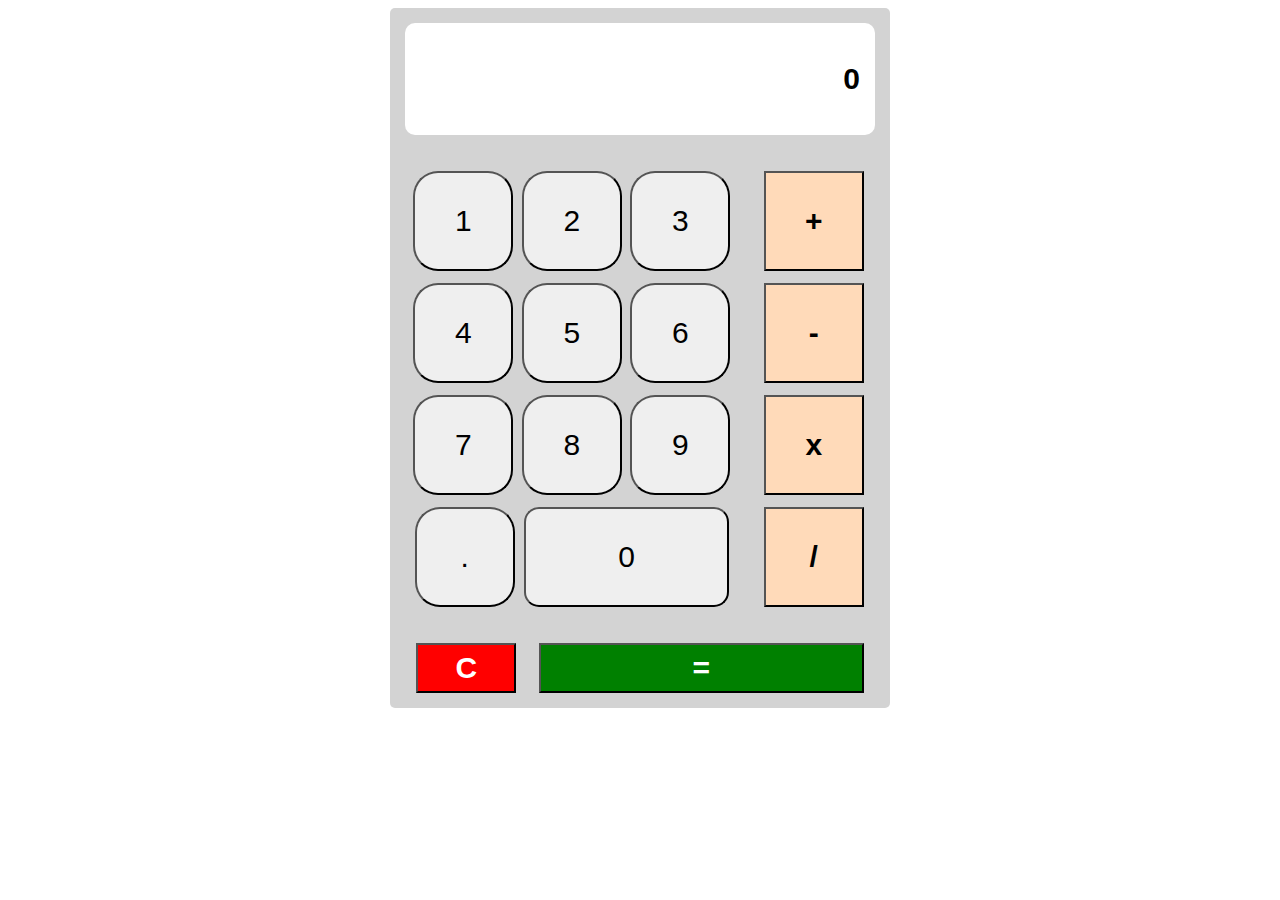
<file: calculator/index.html>
<!DOCTYPE html>
<html lang="en">
<head>
    <meta charset="UTF-8">
    <meta name="viewport" content="width=device-width, initial-scale=1.0">
    <link rel="stylesheet" href="./styles.css">
    <script src="./scripts.js" defer></script>
    <title>Calculator</title>
</head>
<body>
    <div id="mainContainer">
        <div id="outputContainer">
            <h3 id="output">0</h3>
        </div>
        <div id="inputContainer">
            <div id="keypad">
                <div id="numRow1" class="numRow">
                    <button id="1" class="number">1</button>
                    <button id="2" class="number">2</button>
                    <button id="3" class="number">3</button>
                </div>
                <div id="numRow2" class="numRow">
                    <button id="4" class="number">4</button>
                    <button id="5" class="number">5</button>
                    <button id="6" class="number">6</button>
                </div>
                <div id="numRow3" class="numRow">
                    <button id="7" class="number">7</button>
                    <button id="8" class="number">8</button>
                    <button id="9" class="number">9</button>
                </div>
                <div id="numRow4" class="numRow">
                    <button id="decimal" class="number">.</button>
                    <button id="zero" class="number">0</button>
                </div>
            </div>
            <div id="operatorColumn">
                <button id="add" class="operator">+</button>
                <button id="subtract" class="operator">-</button>
                <button id="multiply" class="operator">x</button>
                <button id="divide" class="operator">/</button>
            </div>
        </div>
        <div id="menu">
            <button id="clear">C</button>
            <button id="calculate">=</button>
        </div>
    </div>
</body>
</html>
</file>
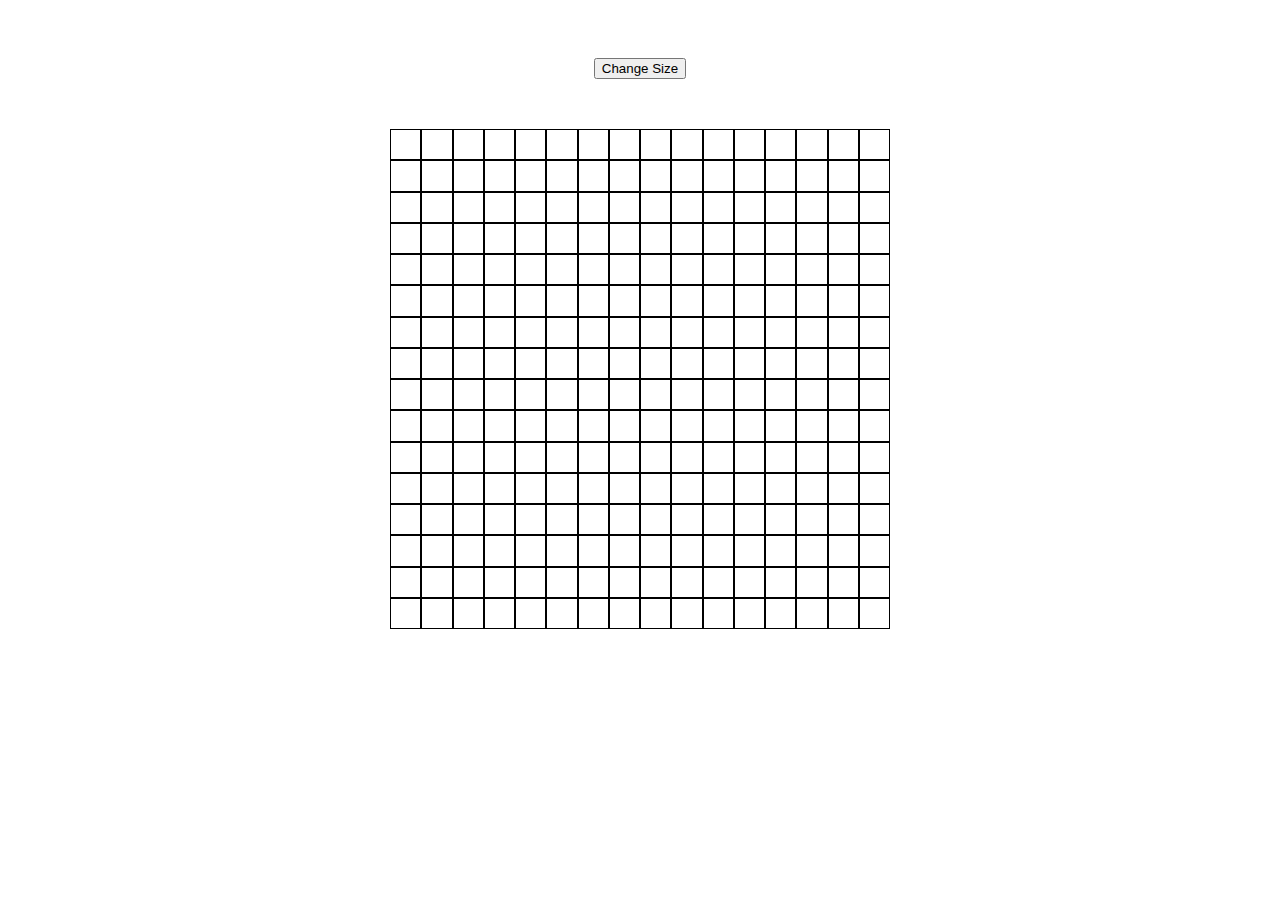
<file: etch-sketch/index.html>
<!DOCTYPE html>
<html lang="en">
<head>
    <meta charset="UTF-8">
    <meta name="viewport" content="width=device-width, initial-scale=1.0">
    <link rel="stylesheet" href="./styles.css">
    <script src="./scripts.js" defer></script>
    <title>Etch-A-Sketch</title>
</head>
<body>
    <button id="size">Change Size</button>
    <div class="main_container"></div>
</body>
</html>
</file>
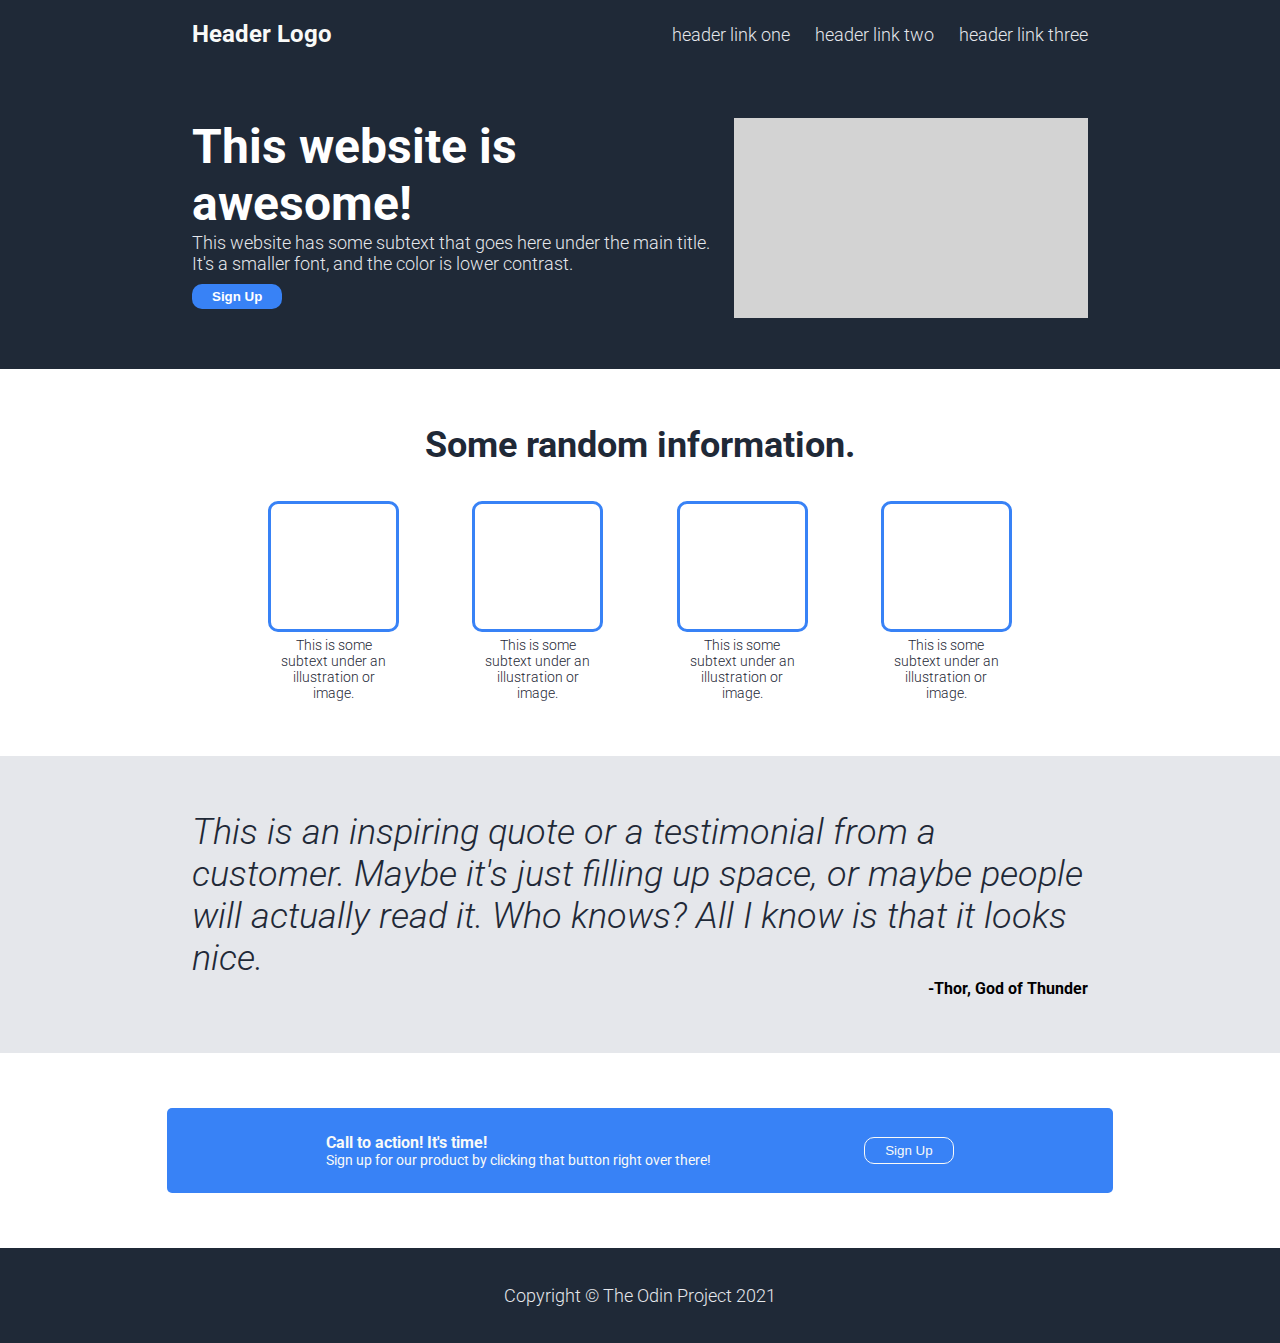
<file: landing_page/index.html>
<!DOCTYPE html>
<html lang="en">
<head>
    <meta charset="UTF-8">
    <meta name="viewport" content="width=device-width, initial-scale=1.0">
    <link rel="stylesheet" href="styles.css">
    <link rel="preconnect" href="https://fonts.googleapis.com">
    <link rel="preconnect" href="https://fonts.gstatic.com" crossorigin>
    <link href="https://fonts.googleapis.com/css2?family=Roboto:ital,wght@0,100;0,300;0,400;0,500;0,700;0,900;1,100;1,300;1,400;1,500;1,700;1,900&display=swap" rel="stylesheet">
    <title>Home</title>
</head>
<body>

    <div class="container1">
        <div class="head">
            <div class="logo">Header Logo</div>
            <div class="menu_items">
                <ul>
                    <li>header link one</li>
                    <li>header link two</li>
                    <li>header link three</li>
                </ul>
            </div>
        </div>

    <div class="cat-1">
        <div class="text1"><span class="hero">This website is awesome!</span><br>
            <span class="secondary">This website has some subtext that goes here under the main title. It's a smaller font, and the color is lower contrast.</span><br>
        <button class="sign_up">Sign Up</button></div>

        <div class="image"></div>

    </div>
    </div>

    <div class="container2">

        <div class="heading2">Some random information.</div>

        <div class="boxes">
            <div class="section"><div class="box"></div><span class="box_text">This is some subtext under an illustration or image.</span></div>
            <div class="section"><div class="box"></div><span class="box_text">This is some subtext under an illustration or image.</span></div>
            <div class="section"><div class="box"></div><span class="box_text">This is some subtext under an illustration or image.</span></div>
            <div class="section"><div class="box"></div><span class="box_text">This is some subtext under an illustration or image.</span></div>
        </div>

    </div>

    <div class="container3">

        <div class="quote">This is an inspiring quote or a testimonial from a customer. Maybe it's just filling up space, or maybe people will actually read it. Who knows? All I know is that it looks nice.</div>
        <div class="sign">-Thor, God of Thunder</div>

    </div>

    <div class="container4">

        <div class="cta">
            <div class="cta_content"><span class="cta_head">Call to action! It's time!</span><span class="cta_text">Sign up for our product by clicking that button right over there!</span></div>
            <div class="cta_button"><button class="sign_up2">Sign Up</button></div>
        </div>

    </div>
    <div class="footer">Copyright © The Odin Project 2021</div>
    
</body>
</html>
</file>
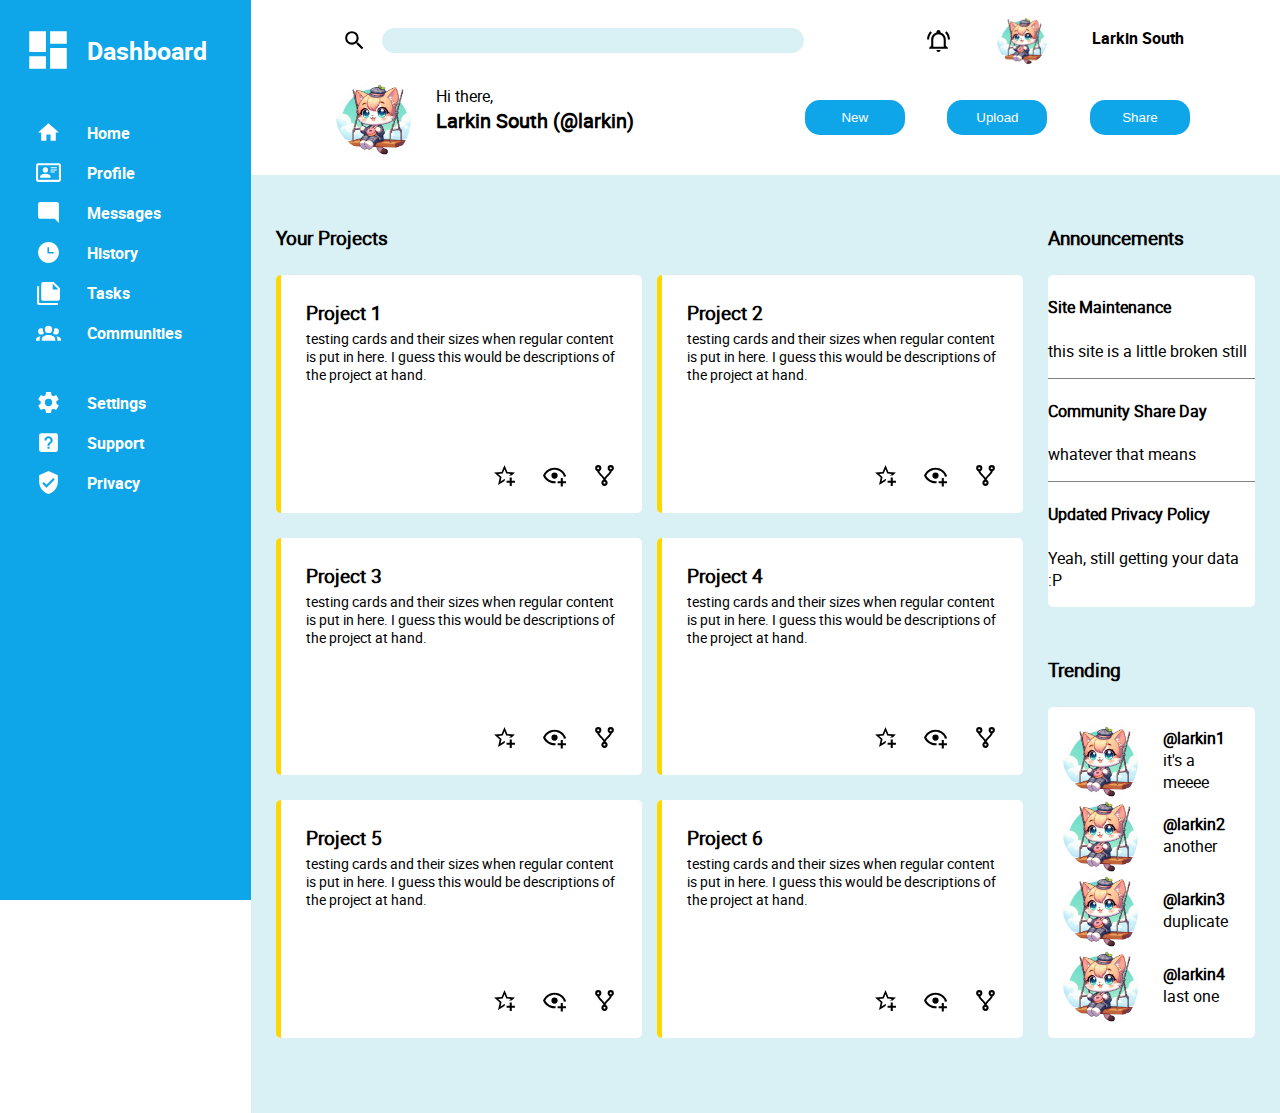
<file: css/admin_dashboard/index.html>
<!DOCTYPE html>
<html lang="en">
<head>
    <meta charset="UTF-8">
    <meta name="viewport" content="width=device-width, initial-scale=1.0">
    <title>Dashboard</title>
    <link rel="stylesheet" href="./styles.css">
</head>
<body>
    <div class="container">
        <div class="header">
            <div class="head-div">
                <svg class="row1" xmlns="http://www.w3.org/2000/svg" viewBox="0 0 24 24"><title>magnify</title><path d="M9.5,3A6.5,6.5 0 0,1 16,9.5C16,11.11 15.41,12.59 14.44,13.73L14.71,14H15.5L20.5,19L19,20.5L14,15.5V14.71L13.73,14.44C12.59,15.41 11.11,16 9.5,16A6.5,6.5 0 0,1 3,9.5A6.5,6.5 0 0,1 9.5,3M9.5,5C7,5 5,7 5,9.5C5,12 7,14 9.5,14C12,14 14,12 14,9.5C14,7 12,5 9.5,5Z" /></svg>
                <input class="row1 search" type="search">
                <svg class="row1" xmlns="http://www.w3.org/2000/svg" viewBox="0 0 24 24"><title>bell-ring-outline</title><path d="M10,21H14A2,2 0 0,1 12,23A2,2 0 0,1 10,21M21,19V20H3V19L5,17V11C5,7.9 7.03,5.17 10,4.29C10,4.19 10,4.1 10,4A2,2 0 0,1 12,2A2,2 0 0,1 14,4C14,4.1 14,4.19 14,4.29C16.97,5.17 19,7.9 19,11V17L21,19M17,11A5,5 0 0,0 12,6A5,5 0 0,0 7,11V18H17V11M19.75,3.19L18.33,4.61C20.04,6.3 21,8.6 21,11H23C23,8.07 21.84,5.25 19.75,3.19M1,11H3C3,8.6 3.96,6.3 5.67,4.61L4.25,3.19C2.16,5.25 1,8.07 1,11Z" /></svg>
                <img class="profile-icon row1" src="./anime style cartoon cat on a swing.png">
                <p class="row1 profile-name">Larkin South</p>
            </div>
            <div class="head-div">
                <img class="profile-icon row2" src="./anime style cartoon cat on a swing.png">
                <p class="row2 greeting">Hi there,<br><span id="name">Larkin South (@larkin)</span></p>
                <button type="button" id="new" class="row2">New</button>
                <button type="button" id="upload" class="row2">Upload</button>
                <button type="button" id="share" class="row2">Share</button>
            </div>
        </div>
        <div class="sidebar">
            <svg class="logo" xmlns="http://www.w3.org/2000/svg" viewBox="0 0 24 24"><title>view-dashboard</title><path d="M13,3V9H21V3M13,21H21V11H13M3,21H11V15H3M3,13H11V3H3V13Z" /></svg>
            <p id="dash">Dashboard</p>
            <svg xmlns="http://www.w3.org/2000/svg" viewBox="0 0 24 24"><title>home</title><path d="M10,20V14H14V20H19V12H22L12,3L2,12H5V20H10Z" /></svg>
            <p id="gap1"></p>
            <p>Home</p>
            <svg xmlns="http://www.w3.org/2000/svg" viewBox="0 0 24 24"><title>card-account-details-outline</title><path d="M22,3H2C0.91,3.04 0.04,3.91 0,5V19C0.04,20.09 0.91,20.96 2,21H22C23.09,20.96 23.96,20.09 24,19V5C23.96,3.91 23.09,3.04 22,3M22,19H2V5H22V19M14,17V15.75C14,14.09 10.66,13.25 9,13.25C7.34,13.25 4,14.09 4,15.75V17H14M9,7A2.5,2.5 0 0,0 6.5,9.5A2.5,2.5 0 0,0 9,12A2.5,2.5 0 0,0 11.5,9.5A2.5,2.5 0 0,0 9,7M14,7V8H20V7H14M14,9V10H20V9H14M14,11V12H18V11H14" /></svg>
            <p>Profile</p>
            <svg xmlns="http://www.w3.org/2000/svg" viewBox="0 0 24 24"><title>message-reply</title><path d="M22,4C22,2.89 21.1,2 20,2H4A2,2 0 0,0 2,4V16A2,2 0 0,0 4,18H18L22,22V4Z" /></svg>
            <p>Messages</p>
            <svg xmlns="http://www.w3.org/2000/svg" viewBox="0 0 24 24"><title>clock-time-three</title><path d="M12 2C6.5 2 2 6.5 2 12C2 17.5 6.5 22 12 22C17.5 22 22 17.5 22 12S17.5 2 12 2M17 13H11V7H12.5V11.5H17V13Z" /></svg>
            <p>History</p>
            <svg xmlns="http://www.w3.org/2000/svg" viewBox="0 0 24 24"><title>note-multiple</title><path d="M16,9H21.5L16,3.5V9M7,2H17L23,8V18A2,2 0 0,1 21,20H7C5.89,20 5,19.1 5,18V4A2,2 0 0,1 7,2M3,6V22H21V24H3A2,2 0 0,1 1,22V6H3Z" /></svg>
            <p>Tasks</p>
            <svg xmlns="http://www.w3.org/2000/svg" viewBox="0 0 24 24"><title>account-group</title><path d="M12,5.5A3.5,3.5 0 0,1 15.5,9A3.5,3.5 0 0,1 12,12.5A3.5,3.5 0 0,1 8.5,9A3.5,3.5 0 0,1 12,5.5M5,8C5.56,8 6.08,8.15 6.53,8.42C6.38,9.85 6.8,11.27 7.66,12.38C7.16,13.34 6.16,14 5,14A3,3 0 0,1 2,11A3,3 0 0,1 5,8M19,8A3,3 0 0,1 22,11A3,3 0 0,1 19,14C17.84,14 16.84,13.34 16.34,12.38C17.2,11.27 17.62,9.85 17.47,8.42C17.92,8.15 18.44,8 19,8M5.5,18.25C5.5,16.18 8.41,14.5 12,14.5C15.59,14.5 18.5,16.18 18.5,18.25V20H5.5V18.25M0,20V18.5C0,17.11 1.89,15.94 4.45,15.6C3.86,16.28 3.5,17.22 3.5,18.25V20H0M24,20H20.5V18.25C20.5,17.22 20.14,16.28 19.55,15.6C22.11,15.94 24,17.11 24,18.5V20Z" /></svg>
            <p>Communities</p>
            <p id="gap2"></p>
            <svg xmlns="http://www.w3.org/2000/svg" viewBox="0 0 24 24"><title>cog</title><path d="M12,15.5A3.5,3.5 0 0,1 8.5,12A3.5,3.5 0 0,1 12,8.5A3.5,3.5 0 0,1 15.5,12A3.5,3.5 0 0,1 12,15.5M19.43,12.97C19.47,12.65 19.5,12.33 19.5,12C19.5,11.67 19.47,11.34 19.43,11L21.54,9.37C21.73,9.22 21.78,8.95 21.66,8.73L19.66,5.27C19.54,5.05 19.27,4.96 19.05,5.05L16.56,6.05C16.04,5.66 15.5,5.32 14.87,5.07L14.5,2.42C14.46,2.18 14.25,2 14,2H10C9.75,2 9.54,2.18 9.5,2.42L9.13,5.07C8.5,5.32 7.96,5.66 7.44,6.05L4.95,5.05C4.73,4.96 4.46,5.05 4.34,5.27L2.34,8.73C2.21,8.95 2.27,9.22 2.46,9.37L4.57,11C4.53,11.34 4.5,11.67 4.5,12C4.5,12.33 4.53,12.65 4.57,12.97L2.46,14.63C2.27,14.78 2.21,15.05 2.34,15.27L4.34,18.73C4.46,18.95 4.73,19.03 4.95,18.95L7.44,17.94C7.96,18.34 8.5,18.68 9.13,18.93L9.5,21.58C9.54,21.82 9.75,22 10,22H14C14.25,22 14.46,21.82 14.5,21.58L14.87,18.93C15.5,18.67 16.04,18.34 16.56,17.94L19.05,18.95C19.27,19.03 19.54,18.95 19.66,18.73L21.66,15.27C21.78,15.05 21.73,14.78 21.54,14.63L19.43,12.97Z" /></svg>
            <p>Settings</p>
            <svg xmlns="http://www.w3.org/2000/svg" viewBox="0 0 24 24"><title>help-box</title><path d="M11,18H13V16H11V18M12,6A4,4 0 0,0 8,10H10A2,2 0 0,1 12,8A2,2 0 0,1 14,10C14,12 11,11.75 11,15H13C13,12.75 16,12.5 16,10A4,4 0 0,0 12,6M5,3H19A2,2 0 0,1 21,5V19A2,2 0 0,1 19,21H5A2,2 0 0,1 3,19V5A2,2 0 0,1 5,3Z" /></svg>
            <p>Support</p>
            <svg xmlns="http://www.w3.org/2000/svg" viewBox="0 0 24 24"><title>shield-check</title><path d="M10,17L6,13L7.41,11.59L10,14.17L16.59,7.58L18,9M12,1L3,5V11C3,16.55 6.84,21.74 12,23C17.16,21.74 21,16.55 21,11V5L12,1Z" /></svg>
            <p>Privacy</p>
        </div>
        <div class="content">
            <div class="projects">
                <h3>Your Projects</h3>
                <div class="card">
                    <h3>Project 1</h3>
                    <p>testing cards and their sizes when regular content is put in here. I guess this would be descriptions of the project at hand.</p>
                    <p class="project-svg">
                        <svg xmlns="http://www.w3.org/2000/svg" viewBox="0 0 24 24"><title>star-plus-outline</title><path d="M5.8 21L7.4 14L2 9.2L9.2 8.6L12 2L14.8 8.6L22 9.2L18.8 12H18C17.3 12 16.6 12.1 15.9 12.4L18.1 10.5L13.7 10.1L12 6.1L10.3 10.1L5.9 10.5L9.2 13.4L8.2 17.7L12 15.4L12.5 15.7C12.3 16.2 12.1 16.8 12.1 17.3L5.8 21M17 14V17H14V19H17V22H19V19H22V17H19V14H17Z" /></svg>
                        <svg xmlns="http://www.w3.org/2000/svg" viewBox="0 0 24 24"><title>eye-plus-outline</title><path d="M12,4.5C7,4.5 2.73,7.61 1,12C2.73,16.39 7,19.5 12,19.5C12.36,19.5 12.72,19.5 13.08,19.45C13.03,19.13 13,18.82 13,18.5C13,18.14 13.04,17.78 13.1,17.42C12.74,17.46 12.37,17.5 12,17.5C8.24,17.5 4.83,15.36 3.18,12C4.83,8.64 8.24,6.5 12,6.5C15.76,6.5 19.17,8.64 20.82,12C20.7,12.24 20.56,12.45 20.43,12.68C21.09,12.84 21.72,13.11 22.29,13.5C22.56,13 22.8,12.5 23,12C21.27,7.61 17,4.5 12,4.5M12,9A3,3 0 0,0 9,12A3,3 0 0,0 12,15A3,3 0 0,0 15,12A3,3 0 0,0 12,9M18,14.5V17.5H15V19.5H18V22.5H20V19.5H23V17.5H20V14.5H18Z" /></svg>
                        <svg xmlns="http://www.w3.org/2000/svg" viewBox="0 0 24 24"><title>source-fork</title><path d="M6,2A3,3 0 0,1 9,5C9,6.28 8.19,7.38 7.06,7.81C7.15,8.27 7.39,8.83 8,9.63C9,10.92 11,12.83 12,14.17C13,12.83 15,10.92 16,9.63C16.61,8.83 16.85,8.27 16.94,7.81C15.81,7.38 15,6.28 15,5A3,3 0 0,1 18,2A3,3 0 0,1 21,5C21,6.32 20.14,7.45 18.95,7.85C18.87,8.37 18.64,9 18,9.83C17,11.17 15,13.08 14,14.38C13.39,15.17 13.15,15.73 13.06,16.19C14.19,16.62 15,17.72 15,19A3,3 0 0,1 12,22A3,3 0 0,1 9,19C9,17.72 9.81,16.62 10.94,16.19C10.85,15.73 10.61,15.17 10,14.38C9,13.08 7,11.17 6,9.83C5.36,9 5.13,8.37 5.05,7.85C3.86,7.45 3,6.32 3,5A3,3 0 0,1 6,2M6,4A1,1 0 0,0 5,5A1,1 0 0,0 6,6A1,1 0 0,0 7,5A1,1 0 0,0 6,4M18,4A1,1 0 0,0 17,5A1,1 0 0,0 18,6A1,1 0 0,0 19,5A1,1 0 0,0 18,4M12,18A1,1 0 0,0 11,19A1,1 0 0,0 12,20A1,1 0 0,0 13,19A1,1 0 0,0 12,18Z" /></svg>
                    </p>
                </div>
                <div class="card">
                    <h3>Project 2</h3>
                    <p>testing cards and their sizes when regular content is put in here. I guess this would be descriptions of the project at hand.</p>
                    <p class="project-svg">
                        <svg xmlns="http://www.w3.org/2000/svg" viewBox="0 0 24 24"><title>star-plus-outline</title><path d="M5.8 21L7.4 14L2 9.2L9.2 8.6L12 2L14.8 8.6L22 9.2L18.8 12H18C17.3 12 16.6 12.1 15.9 12.4L18.1 10.5L13.7 10.1L12 6.1L10.3 10.1L5.9 10.5L9.2 13.4L8.2 17.7L12 15.4L12.5 15.7C12.3 16.2 12.1 16.8 12.1 17.3L5.8 21M17 14V17H14V19H17V22H19V19H22V17H19V14H17Z" /></svg>
                        <svg xmlns="http://www.w3.org/2000/svg" viewBox="0 0 24 24"><title>eye-plus-outline</title><path d="M12,4.5C7,4.5 2.73,7.61 1,12C2.73,16.39 7,19.5 12,19.5C12.36,19.5 12.72,19.5 13.08,19.45C13.03,19.13 13,18.82 13,18.5C13,18.14 13.04,17.78 13.1,17.42C12.74,17.46 12.37,17.5 12,17.5C8.24,17.5 4.83,15.36 3.18,12C4.83,8.64 8.24,6.5 12,6.5C15.76,6.5 19.17,8.64 20.82,12C20.7,12.24 20.56,12.45 20.43,12.68C21.09,12.84 21.72,13.11 22.29,13.5C22.56,13 22.8,12.5 23,12C21.27,7.61 17,4.5 12,4.5M12,9A3,3 0 0,0 9,12A3,3 0 0,0 12,15A3,3 0 0,0 15,12A3,3 0 0,0 12,9M18,14.5V17.5H15V19.5H18V22.5H20V19.5H23V17.5H20V14.5H18Z" /></svg>
                        <svg xmlns="http://www.w3.org/2000/svg" viewBox="0 0 24 24"><title>source-fork</title><path d="M6,2A3,3 0 0,1 9,5C9,6.28 8.19,7.38 7.06,7.81C7.15,8.27 7.39,8.83 8,9.63C9,10.92 11,12.83 12,14.17C13,12.83 15,10.92 16,9.63C16.61,8.83 16.85,8.27 16.94,7.81C15.81,7.38 15,6.28 15,5A3,3 0 0,1 18,2A3,3 0 0,1 21,5C21,6.32 20.14,7.45 18.95,7.85C18.87,8.37 18.64,9 18,9.83C17,11.17 15,13.08 14,14.38C13.39,15.17 13.15,15.73 13.06,16.19C14.19,16.62 15,17.72 15,19A3,3 0 0,1 12,22A3,3 0 0,1 9,19C9,17.72 9.81,16.62 10.94,16.19C10.85,15.73 10.61,15.17 10,14.38C9,13.08 7,11.17 6,9.83C5.36,9 5.13,8.37 5.05,7.85C3.86,7.45 3,6.32 3,5A3,3 0 0,1 6,2M6,4A1,1 0 0,0 5,5A1,1 0 0,0 6,6A1,1 0 0,0 7,5A1,1 0 0,0 6,4M18,4A1,1 0 0,0 17,5A1,1 0 0,0 18,6A1,1 0 0,0 19,5A1,1 0 0,0 18,4M12,18A1,1 0 0,0 11,19A1,1 0 0,0 12,20A1,1 0 0,0 13,19A1,1 0 0,0 12,18Z" /></svg>
                    </p>
                </div>
                <div class="card">
                    <h3>Project 3</h3>
                    <p>testing cards and their sizes when regular content is put in here. I guess this would be descriptions of the project at hand.</p>
                    <p class="project-svg">
                        <svg xmlns="http://www.w3.org/2000/svg" viewBox="0 0 24 24"><title>star-plus-outline</title><path d="M5.8 21L7.4 14L2 9.2L9.2 8.6L12 2L14.8 8.6L22 9.2L18.8 12H18C17.3 12 16.6 12.1 15.9 12.4L18.1 10.5L13.7 10.1L12 6.1L10.3 10.1L5.9 10.5L9.2 13.4L8.2 17.7L12 15.4L12.5 15.7C12.3 16.2 12.1 16.8 12.1 17.3L5.8 21M17 14V17H14V19H17V22H19V19H22V17H19V14H17Z" /></svg>
                        <svg xmlns="http://www.w3.org/2000/svg" viewBox="0 0 24 24"><title>eye-plus-outline</title><path d="M12,4.5C7,4.5 2.73,7.61 1,12C2.73,16.39 7,19.5 12,19.5C12.36,19.5 12.72,19.5 13.08,19.45C13.03,19.13 13,18.82 13,18.5C13,18.14 13.04,17.78 13.1,17.42C12.74,17.46 12.37,17.5 12,17.5C8.24,17.5 4.83,15.36 3.18,12C4.83,8.64 8.24,6.5 12,6.5C15.76,6.5 19.17,8.64 20.82,12C20.7,12.24 20.56,12.45 20.43,12.68C21.09,12.84 21.72,13.11 22.29,13.5C22.56,13 22.8,12.5 23,12C21.27,7.61 17,4.5 12,4.5M12,9A3,3 0 0,0 9,12A3,3 0 0,0 12,15A3,3 0 0,0 15,12A3,3 0 0,0 12,9M18,14.5V17.5H15V19.5H18V22.5H20V19.5H23V17.5H20V14.5H18Z" /></svg>
                        <svg xmlns="http://www.w3.org/2000/svg" viewBox="0 0 24 24"><title>source-fork</title><path d="M6,2A3,3 0 0,1 9,5C9,6.28 8.19,7.38 7.06,7.81C7.15,8.27 7.39,8.83 8,9.63C9,10.92 11,12.83 12,14.17C13,12.83 15,10.92 16,9.63C16.61,8.83 16.85,8.27 16.94,7.81C15.81,7.38 15,6.28 15,5A3,3 0 0,1 18,2A3,3 0 0,1 21,5C21,6.32 20.14,7.45 18.95,7.85C18.87,8.37 18.64,9 18,9.83C17,11.17 15,13.08 14,14.38C13.39,15.17 13.15,15.73 13.06,16.19C14.19,16.62 15,17.72 15,19A3,3 0 0,1 12,22A3,3 0 0,1 9,19C9,17.72 9.81,16.62 10.94,16.19C10.85,15.73 10.61,15.17 10,14.38C9,13.08 7,11.17 6,9.83C5.36,9 5.13,8.37 5.05,7.85C3.86,7.45 3,6.32 3,5A3,3 0 0,1 6,2M6,4A1,1 0 0,0 5,5A1,1 0 0,0 6,6A1,1 0 0,0 7,5A1,1 0 0,0 6,4M18,4A1,1 0 0,0 17,5A1,1 0 0,0 18,6A1,1 0 0,0 19,5A1,1 0 0,0 18,4M12,18A1,1 0 0,0 11,19A1,1 0 0,0 12,20A1,1 0 0,0 13,19A1,1 0 0,0 12,18Z" /></svg>
                    </p>
                </div>                
                <div class="card">
                    <h3>Project 4</h3>
                    <p>testing cards and their sizes when regular content is put in here. I guess this would be descriptions of the project at hand.</p>
                    <p class="project-svg">
                        <svg xmlns="http://www.w3.org/2000/svg" viewBox="0 0 24 24"><title>star-plus-outline</title><path d="M5.8 21L7.4 14L2 9.2L9.2 8.6L12 2L14.8 8.6L22 9.2L18.8 12H18C17.3 12 16.6 12.1 15.9 12.4L18.1 10.5L13.7 10.1L12 6.1L10.3 10.1L5.9 10.5L9.2 13.4L8.2 17.7L12 15.4L12.5 15.7C12.3 16.2 12.1 16.8 12.1 17.3L5.8 21M17 14V17H14V19H17V22H19V19H22V17H19V14H17Z" /></svg>
                        <svg xmlns="http://www.w3.org/2000/svg" viewBox="0 0 24 24"><title>eye-plus-outline</title><path d="M12,4.5C7,4.5 2.73,7.61 1,12C2.73,16.39 7,19.5 12,19.5C12.36,19.5 12.72,19.5 13.08,19.45C13.03,19.13 13,18.82 13,18.5C13,18.14 13.04,17.78 13.1,17.42C12.74,17.46 12.37,17.5 12,17.5C8.24,17.5 4.83,15.36 3.18,12C4.83,8.64 8.24,6.5 12,6.5C15.76,6.5 19.17,8.64 20.82,12C20.7,12.24 20.56,12.45 20.43,12.68C21.09,12.84 21.72,13.11 22.29,13.5C22.56,13 22.8,12.5 23,12C21.27,7.61 17,4.5 12,4.5M12,9A3,3 0 0,0 9,12A3,3 0 0,0 12,15A3,3 0 0,0 15,12A3,3 0 0,0 12,9M18,14.5V17.5H15V19.5H18V22.5H20V19.5H23V17.5H20V14.5H18Z" /></svg>
                        <svg xmlns="http://www.w3.org/2000/svg" viewBox="0 0 24 24"><title>source-fork</title><path d="M6,2A3,3 0 0,1 9,5C9,6.28 8.19,7.38 7.06,7.81C7.15,8.27 7.39,8.83 8,9.63C9,10.92 11,12.83 12,14.17C13,12.83 15,10.92 16,9.63C16.61,8.83 16.85,8.27 16.94,7.81C15.81,7.38 15,6.28 15,5A3,3 0 0,1 18,2A3,3 0 0,1 21,5C21,6.32 20.14,7.45 18.95,7.85C18.87,8.37 18.64,9 18,9.83C17,11.17 15,13.08 14,14.38C13.39,15.17 13.15,15.73 13.06,16.19C14.19,16.62 15,17.72 15,19A3,3 0 0,1 12,22A3,3 0 0,1 9,19C9,17.72 9.81,16.62 10.94,16.19C10.85,15.73 10.61,15.17 10,14.38C9,13.08 7,11.17 6,9.83C5.36,9 5.13,8.37 5.05,7.85C3.86,7.45 3,6.32 3,5A3,3 0 0,1 6,2M6,4A1,1 0 0,0 5,5A1,1 0 0,0 6,6A1,1 0 0,0 7,5A1,1 0 0,0 6,4M18,4A1,1 0 0,0 17,5A1,1 0 0,0 18,6A1,1 0 0,0 19,5A1,1 0 0,0 18,4M12,18A1,1 0 0,0 11,19A1,1 0 0,0 12,20A1,1 0 0,0 13,19A1,1 0 0,0 12,18Z" /></svg>
                    </p>
                </div>                
                <div class="card">
                    <h3>Project 5</h3>
                    <p>testing cards and their sizes when regular content is put in here. I guess this would be descriptions of the project at hand.</p>
                    <p class="project-svg">
                        <svg xmlns="http://www.w3.org/2000/svg" viewBox="0 0 24 24"><title>star-plus-outline</title><path d="M5.8 21L7.4 14L2 9.2L9.2 8.6L12 2L14.8 8.6L22 9.2L18.8 12H18C17.3 12 16.6 12.1 15.9 12.4L18.1 10.5L13.7 10.1L12 6.1L10.3 10.1L5.9 10.5L9.2 13.4L8.2 17.7L12 15.4L12.5 15.7C12.3 16.2 12.1 16.8 12.1 17.3L5.8 21M17 14V17H14V19H17V22H19V19H22V17H19V14H17Z" /></svg>
                        <svg xmlns="http://www.w3.org/2000/svg" viewBox="0 0 24 24"><title>eye-plus-outline</title><path d="M12,4.5C7,4.5 2.73,7.61 1,12C2.73,16.39 7,19.5 12,19.5C12.36,19.5 12.72,19.5 13.08,19.45C13.03,19.13 13,18.82 13,18.5C13,18.14 13.04,17.78 13.1,17.42C12.74,17.46 12.37,17.5 12,17.5C8.24,17.5 4.83,15.36 3.18,12C4.83,8.64 8.24,6.5 12,6.5C15.76,6.5 19.17,8.64 20.82,12C20.7,12.24 20.56,12.45 20.43,12.68C21.09,12.84 21.72,13.11 22.29,13.5C22.56,13 22.8,12.5 23,12C21.27,7.61 17,4.5 12,4.5M12,9A3,3 0 0,0 9,12A3,3 0 0,0 12,15A3,3 0 0,0 15,12A3,3 0 0,0 12,9M18,14.5V17.5H15V19.5H18V22.5H20V19.5H23V17.5H20V14.5H18Z" /></svg>
                        <svg xmlns="http://www.w3.org/2000/svg" viewBox="0 0 24 24"><title>source-fork</title><path d="M6,2A3,3 0 0,1 9,5C9,6.28 8.19,7.38 7.06,7.81C7.15,8.27 7.39,8.83 8,9.63C9,10.92 11,12.83 12,14.17C13,12.83 15,10.92 16,9.63C16.61,8.83 16.85,8.27 16.94,7.81C15.81,7.38 15,6.28 15,5A3,3 0 0,1 18,2A3,3 0 0,1 21,5C21,6.32 20.14,7.45 18.95,7.85C18.87,8.37 18.64,9 18,9.83C17,11.17 15,13.08 14,14.38C13.39,15.17 13.15,15.73 13.06,16.19C14.19,16.62 15,17.72 15,19A3,3 0 0,1 12,22A3,3 0 0,1 9,19C9,17.72 9.81,16.62 10.94,16.19C10.85,15.73 10.61,15.17 10,14.38C9,13.08 7,11.17 6,9.83C5.36,9 5.13,8.37 5.05,7.85C3.86,7.45 3,6.32 3,5A3,3 0 0,1 6,2M6,4A1,1 0 0,0 5,5A1,1 0 0,0 6,6A1,1 0 0,0 7,5A1,1 0 0,0 6,4M18,4A1,1 0 0,0 17,5A1,1 0 0,0 18,6A1,1 0 0,0 19,5A1,1 0 0,0 18,4M12,18A1,1 0 0,0 11,19A1,1 0 0,0 12,20A1,1 0 0,0 13,19A1,1 0 0,0 12,18Z" /></svg>
                    </p>
                </div>                
                <div class="card">
                    <h3>Project 6</h3>
                    <p>testing cards and their sizes when regular content is put in here. I guess this would be descriptions of the project at hand.</p>
                    <p class="project-svg">
                        <svg xmlns="http://www.w3.org/2000/svg" viewBox="0 0 24 24"><title>star-plus-outline</title><path d="M5.8 21L7.4 14L2 9.2L9.2 8.6L12 2L14.8 8.6L22 9.2L18.8 12H18C17.3 12 16.6 12.1 15.9 12.4L18.1 10.5L13.7 10.1L12 6.1L10.3 10.1L5.9 10.5L9.2 13.4L8.2 17.7L12 15.4L12.5 15.7C12.3 16.2 12.1 16.8 12.1 17.3L5.8 21M17 14V17H14V19H17V22H19V19H22V17H19V14H17Z" /></svg>
                        <svg xmlns="http://www.w3.org/2000/svg" viewBox="0 0 24 24"><title>eye-plus-outline</title><path d="M12,4.5C7,4.5 2.73,7.61 1,12C2.73,16.39 7,19.5 12,19.5C12.36,19.5 12.72,19.5 13.08,19.45C13.03,19.13 13,18.82 13,18.5C13,18.14 13.04,17.78 13.1,17.42C12.74,17.46 12.37,17.5 12,17.5C8.24,17.5 4.83,15.36 3.18,12C4.83,8.64 8.24,6.5 12,6.5C15.76,6.5 19.17,8.64 20.82,12C20.7,12.24 20.56,12.45 20.43,12.68C21.09,12.84 21.72,13.11 22.29,13.5C22.56,13 22.8,12.5 23,12C21.27,7.61 17,4.5 12,4.5M12,9A3,3 0 0,0 9,12A3,3 0 0,0 12,15A3,3 0 0,0 15,12A3,3 0 0,0 12,9M18,14.5V17.5H15V19.5H18V22.5H20V19.5H23V17.5H20V14.5H18Z" /></svg>
                        <svg xmlns="http://www.w3.org/2000/svg" viewBox="0 0 24 24"><title>source-fork</title><path d="M6,2A3,3 0 0,1 9,5C9,6.28 8.19,7.38 7.06,7.81C7.15,8.27 7.39,8.83 8,9.63C9,10.92 11,12.83 12,14.17C13,12.83 15,10.92 16,9.63C16.61,8.83 16.85,8.27 16.94,7.81C15.81,7.38 15,6.28 15,5A3,3 0 0,1 18,2A3,3 0 0,1 21,5C21,6.32 20.14,7.45 18.95,7.85C18.87,8.37 18.64,9 18,9.83C17,11.17 15,13.08 14,14.38C13.39,15.17 13.15,15.73 13.06,16.19C14.19,16.62 15,17.72 15,19A3,3 0 0,1 12,22A3,3 0 0,1 9,19C9,17.72 9.81,16.62 10.94,16.19C10.85,15.73 10.61,15.17 10,14.38C9,13.08 7,11.17 6,9.83C5.36,9 5.13,8.37 5.05,7.85C3.86,7.45 3,6.32 3,5A3,3 0 0,1 6,2M6,4A1,1 0 0,0 5,5A1,1 0 0,0 6,6A1,1 0 0,0 7,5A1,1 0 0,0 6,4M18,4A1,1 0 0,0 17,5A1,1 0 0,0 18,6A1,1 0 0,0 19,5A1,1 0 0,0 18,4M12,18A1,1 0 0,0 11,19A1,1 0 0,0 12,20A1,1 0 0,0 13,19A1,1 0 0,0 12,18Z" /></svg>
                    </p>
                </div>            
            </div>
            <div class="side-content">
                <h3>Announcements</h3>
                <div class="announcements">
                    <div>
                        <h4>Site Maintenance</h4>
                        <p>this site is a little broken still</p>
                    </div>
                    <div class="middle">
                        <h4>Community Share Day</h4>
                        <p>whatever that means</p>
                    </div>
                    <div>
                        <h4>Updated Privacy Policy</h4>
                        <p>Yeah, still getting your data :P</p>
                    </div>
                </div>
                <h3>Trending</h3>
                <div class="trending">
                    <img class="profile-icon row2" src="./anime style cartoon cat on a swing.png">
                    <div>
                        <h4>@larkin1</h4>
                        <p>it's a meeee</p>
                    </div>
                    <img class="profile-icon row2" src="./anime style cartoon cat on a swing.png">
                    <div>
                        <h4>@larkin2</h4>
                        <p>another</p>
                    </div>
                    <img class="profile-icon row2" src="./anime style cartoon cat on a swing.png">
                    <div>
                        <h4>@larkin3</h4>
                        <p>duplicate</p>
                    </div>
                    <img class="profile-icon row2" src="./anime style cartoon cat on a swing.png">
                    <div>
                        <h4>@larkin4</h4>
                        <p>last one</p>
                    </div>
                </div>
            </div>
        </div>
    </div>
</body>
</html>
</file>
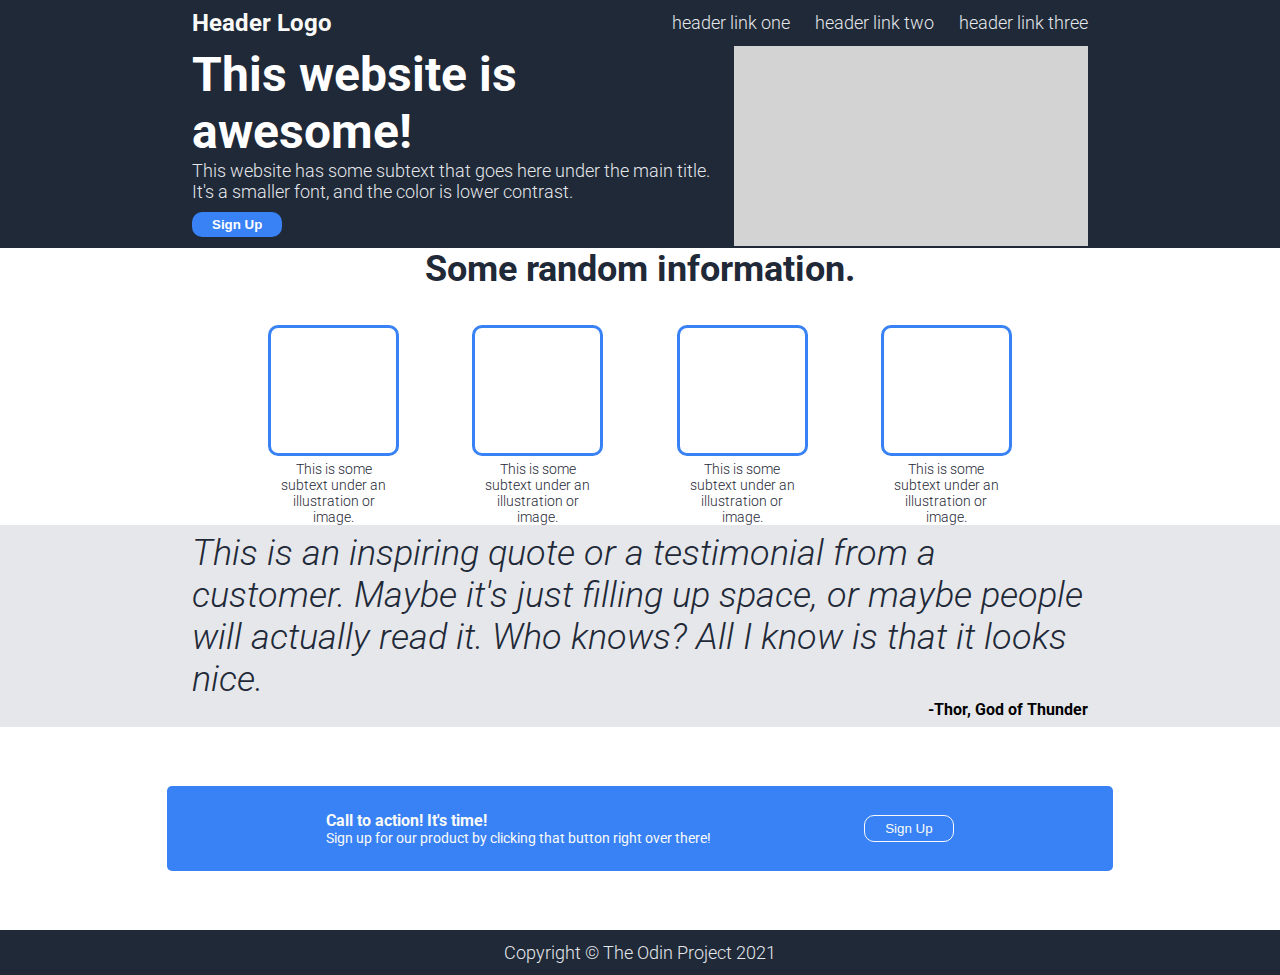
<file: landing_page/index copy.html>
<!DOCTYPE html>
<html lang="en">
<head>
    <meta charset="UTF-8">
    <meta name="viewport" content="width=device-width, initial-scale=1.0">
    <link rel="stylesheet" href="styles copy.css">
    <link rel="preconnect" href="https://fonts.googleapis.com">
    <link rel="preconnect" href="https://fonts.gstatic.com" crossorigin>
    <link href="https://fonts.googleapis.com/css2?family=Roboto:ital,wght@0,100;0,300;0,400;0,500;0,700;0,900;1,100;1,300;1,400;1,500;1,700;1,900&display=swap" rel="stylesheet">
    <title>Home</title>
</head>
<body>

    <div class="head">
        <div class="logo">Header Logo</div>
        <div class="menu_items">
            <ul>
                <li>header link one</li>
                <li>header link two</li>
                <li>header link three</li>
            </ul>
        </div>
    </div>

    <div class="container1">


    <div class="cat-1">
        <div class="text1"><span class="hero">This website is awesome!</span><br>
            <span class="secondary">This website has some subtext that goes here under the main title. It's a smaller font, and the color is lower contrast.</span><br>
        <button class="sign_up">Sign Up</button></div>

        <div class="image"></div>

    </div>
    </div>

    <div class="container2">

        <div class="heading2">Some random information.</div>

        <div class="boxes">
            <div class="section"><div class="box"></div><span class="box_text">This is some subtext under an illustration or image.</span></div>
            <div class="section"><div class="box"></div><span class="box_text">This is some subtext under an illustration or image.</span></div>
            <div class="section"><div class="box"></div><span class="box_text">This is some subtext under an illustration or image.</span></div>
            <div class="section"><div class="box"></div><span class="box_text">This is some subtext under an illustration or image.</span></div>
        </div>

    </div>

    <div class="container3">

        <div class="quote">This is an inspiring quote or a testimonial from a customer. Maybe it's just filling up space, or maybe people will actually read it. Who knows? All I know is that it looks nice.</div>
        <div class="sign">-Thor, God of Thunder</div>

    </div>

    <div class="container4">

        <div class="cta">
            <div class="cta_content"><span class="cta_head">Call to action! It's time!</span><span class="cta_text">Sign up for our product by clicking that button right over there!</span></div>
            <div class="cta_button"><button class="sign_up2">Sign Up</button></div>
        </div>

    </div>
    <div class="footer">Copyright © The Odin Project 2021</div>
    
</body>
</html>
</file>
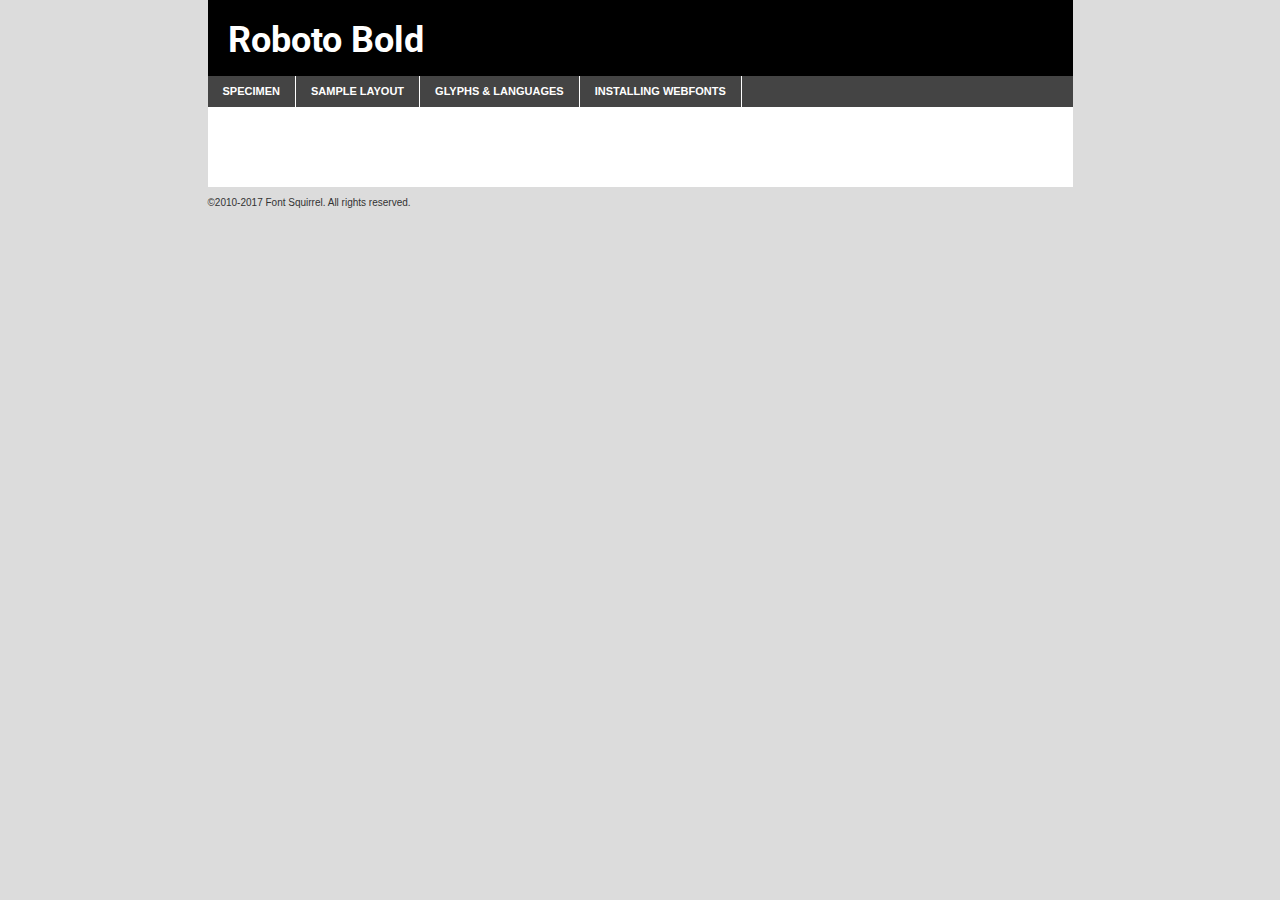
<file: css/admin_dashboard/fonts/webfontkit-20241210-203210/roboto-bold-demo.html>
<!DOCTYPE html PUBLIC "-//W3C//DTD XHTML 1.0 Transitional//EN"
        "http://www.w3.org/TR/xhtml1/DTD/xhtml1-transitional.dtd">

<html xmlns="http://www.w3.org/1999/xhtml" xml:lang="en" lang="en">
<head>
    <meta http-equiv="Content-Type" content="text/html; charset=utf-8"/>
    <script src="http://ajax.googleapis.com/ajax/libs/jquery/1.7.2/jquery.min.js" type="text/javascript" charset="utf-8"></script>
    <script type="text/javascript">
		(function($) {
			$.fn.easyTabs = function(option) {
				var param = jQuery.extend({ fadeSpeed: 'fast', defaultContent: 1, activeClass: 'active' }, option);
				$(this).each(function() {
					var thisId = '#' + this.id;
					if ( param.defaultContent == '' )
					{
						param.defaultContent = 1;
					}
					if ( typeof param.defaultContent == 'number' )
					{
						var defaultTab = $(thisId + ' .tabs li:eq(' + (param.defaultContent - 1) + ') a').attr('href').substr(1);
					}
					else
					{
						var defaultTab = param.defaultContent;
					}
					$(thisId + ' .tabs li a').each(function() {
						var tabToHide = $(this).attr('href').substr(1);
						$('#' + tabToHide).addClass('easytabs-tab-content');
					});
					hideAll();
					changeContent(defaultTab);

					function hideAll() {$(thisId + ' .easytabs-tab-content').hide();}

					function changeContent(tabId)
					{
						hideAll();
						$(thisId + ' .tabs li').removeClass(param.activeClass);
						$(thisId + ' .tabs li a[href=#' + tabId + ']').closest('li').addClass(param.activeClass);
						if ( param.fadeSpeed != 'none' )
						{
							$(thisId + ' #' + tabId).fadeIn(param.fadeSpeed);
						}
						else
						{
							$(thisId + ' #' + tabId).show();
						}
					}

					$(thisId + ' .tabs li').click(function() {
						var tabId = $(this).find('a').attr('href').substr(1);
						changeContent(tabId);
						return false;
					});
				});
			}
		})(jQuery);
    </script>
    <link rel="stylesheet" href="specimen_files/specimen_stylesheet.css" type="text/css" charset="utf-8"/>
    <link rel="stylesheet" href="stylesheet.css" type="text/css" charset="utf-8"/>

    <style type="text/css">
        		body {
			font-family: 'robotobold';
        		}

            </style>

    <title>Roboto Bold Specimen</title>


    <script type="text/javascript" charset="utf-8">
		$(document).ready(function() {
			$('#container').easyTabs({ defaultContent: 1 });
		});
    </script>
</head>

<body>
<div id="container">
    <div id="header">
		Roboto Bold    </div>
    <ul class="tabs">
        <li><a href="#specimen">Specimen</a></li>
        <li><a href="#layout">Sample Layout</a></li>
		        <li><a href="#glyphs">Glyphs &amp; Languages</a></li>
        <li><a href="#installing">Installing Webfonts</a></li>

    </ul>

    <div id="main_content">


        <div id="specimen">

            <div class="section">
                <div class="grid12 firstcol">
                    <div class="huge">AaBb</div>
                </div>
            </div>

            <div class="section">
                <div class="glyph_range">A&#x200B;B&#x200b;C&#x200b;D&#x200b;E&#x200b;F&#x200b;G&#x200b;H&#x200b;I&#x200b;J&#x200b;K&#x200b;L&#x200b;M&#x200b;N&#x200b;O&#x200b;P&#x200b;Q&#x200b;R&#x200b;S&#x200b;T&#x200b;U&#x200b;V&#x200b;W&#x200b;X&#x200b;Y&#x200b;Z&#x200b;a&#x200b;b&#x200b;c&#x200b;d&#x200b;e&#x200b;f&#x200b;g&#x200b;h&#x200b;i&#x200b;j&#x200b;k&#x200b;l&#x200b;m&#x200b;n&#x200b;o&#x200b;p&#x200b;q&#x200b;r&#x200b;s&#x200b;t&#x200b;u&#x200b;v&#x200b;w&#x200b;x&#x200b;y&#x200b;z&#x200b;1&#x200b;2&#x200b;3&#x200b;4&#x200b;5&#x200b;6&#x200b;7&#x200b;8&#x200b;9&#x200b;0&#x200b;&amp;&#x200b;.&#x200b;,&#x200b;?&#x200b;!&#x200b;&#64;&#x200b;(&#x200b;)&#x200b;#&#x200b;$&#x200b;%&#x200b;*&#x200b;+&#x200b;-&#x200b;=&#x200b;:&#x200b;;</div>
            </div>
            <div class="section">
                <div class="grid12 firstcol">
                    <table class="sample_table">
                        <tr>
                            <td>10</td>
                            <td class="size10">abcdefghijklmnopqrstuvwxyzABCDEFGHIJKLMNOPQRSTUVWXYZ0123456789abcdefghijklmnopqrstuvwxyzABCDEFGHIJKLMNOPQRSTUVWXYZ0123456789abcdefghijklmnopqrstuvwxyzABCDEFGHIJKLMNOPQRSTUVWXYZ</td>
                        </tr>
                        <tr>
                            <td>11</td>
                            <td class="size11">abcdefghijklmnopqrstuvwxyzABCDEFGHIJKLMNOPQRSTUVWXYZ0123456789abcdefghijklmnopqrstuvwxyzABCDEFGHIJKLMNOPQRSTUVWXYZ0123456789abcdefghijklmnopqrstuvwxyzABCDEFGHIJKLMNOPQRSTUVWXYZ</td>
                        </tr>
                        <tr>
                            <td>12</td>
                            <td class="size12">abcdefghijklmnopqrstuvwxyzABCDEFGHIJKLMNOPQRSTUVWXYZ0123456789abcdefghijklmnopqrstuvwxyzABCDEFGHIJKLMNOPQRSTUVWXYZ0123456789abcdefghijklmnopqrstuvwxyzABCDEFGHIJKLMNOPQRSTUVWXYZ</td>
                        </tr>
                        <tr>
                            <td>13</td>
                            <td class="size13">abcdefghijklmnopqrstuvwxyzABCDEFGHIJKLMNOPQRSTUVWXYZ0123456789abcdefghijklmnopqrstuvwxyzABCDEFGHIJKLMNOPQRSTUVWXYZ0123456789abcdefghijklmnopqrstuvwxyzABCDEFGHIJKLMNOPQRSTUVWXYZ</td>
                        </tr>
                        <tr>
                            <td>14</td>
                            <td class="size14">abcdefghijklmnopqrstuvwxyzABCDEFGHIJKLMNOPQRSTUVWXYZ0123456789abcdefghijklmnopqrstuvwxyzABCDEFGHIJKLMNOPQRSTUVWXYZ0123456789abcdefghijklmnopqrstuvwxyzABCDEFGHIJKLMNOPQRSTUVWXYZ</td>
                        </tr>
                        <tr>
                            <td>16</td>
                            <td class="size16">abcdefghijklmnopqrstuvwxyzABCDEFGHIJKLMNOPQRSTUVWXYZ0123456789abcdefghijklmnopqrstuvwxyzABCDEFGHIJKLMNOPQRSTUVWXYZ</td>
                        </tr>
                        <tr>
                            <td>18</td>
                            <td class="size18">abcdefghijklmnopqrstuvwxyzABCDEFGHIJKLMNOPQRSTUVWXYZ0123456789abcdefghijklmnopqrstuvwxyzABCDEFGHIJKLMNOPQRSTUVWXYZ</td>
                        </tr>
                        <tr>
                            <td>20</td>
                            <td class="size20">abcdefghijklmnopqrstuvwxyzABCDEFGHIJKLMNOPQRSTUVWXYZ0123456789abcdefghijklmnopqrstuvwxyzABCDEFGHIJKLMNOPQRSTUVWXYZ</td>
                        </tr>
                        <tr>
                            <td>24</td>
                            <td class="size24">abcdefghijklmnopqrstuvwxyzABCDEFGHIJKLMNOPQRSTUVWXYZ0123456789abcdefghijklmnopqrstuvwxyzABCDEFGHIJKLMNOPQRSTUVWXYZ</td>
                        </tr>
                        <tr>
                            <td>30</td>
                            <td class="size30">abcdefghijklmnopqrstuvwxyzABCDEFGHIJKLMNOPQRSTUVWXYZ0123456789abcdefghijklmnopqrstuvwxyzABCDEFGHIJKLMNOPQRSTUVWXYZ</td>
                        </tr>
                        <tr>
                            <td>36</td>
                            <td class="size36">abcdefghijklmnopqrstuvwxyzABCDEFGHIJKLMNOPQRSTUVWXYZ0123456789abcdefghijklmnopqrstuvwxyzABCDEFGHIJKLMNOPQRSTUVWXYZ</td>
                        </tr>
                        <tr>
                            <td>48</td>
                            <td class="size48">abcdefghijklmnopqrstuvwxyzABCDEFGHIJKLMNOPQRSTUVWXYZ0123456789abcdefghijklmnopqrstuvwxyzABCDEFGHIJKLMNOPQRSTUVWXYZ</td>
                        </tr>
                        <tr>
                            <td>60</td>
                            <td class="size60">abcdefghijklmnopqrstuvwxyzABCDEFGHIJKLMNOPQRSTUVWXYZ0123456789abcdefghijklmnopqrstuvwxyzABCDEFGHIJKLMNOPQRSTUVWXYZ</td>
                        </tr>
                        <tr>
                            <td>72</td>
                            <td class="size72">abcdefghijklmnopqrstuvwxyzABCDEFGHIJKLMNOPQRSTUVWXYZ0123456789abcdefghijklmnopqrstuvwxyzABCDEFGHIJKLMNOPQRSTUVWXYZ</td>
                        </tr>
                        <tr>
                            <td>90</td>
                            <td class="size90">abcdefghijklmnopqrstuvwxyzABCDEFGHIJKLMNOPQRSTUVWXYZ0123456789abcdefghijklmnopqrstuvwxyzABCDEFGHIJKLMNOPQRSTUVWXYZ</td>
                        </tr>
                    </table>

                </div>

            </div>


            <div class="section" id="bodycomparison">


                <div id="xheight">
                    <div class="fontbody">&#x25FC;&#x25FC;&#x25FC;&#x25FC;&#x25FC;&#x25FC;&#x25FC;&#x25FC;&#x25FC;&#x25FC;&#x25FC;&#x25FC;&#x25FC;&#x25FC;&#x25FC;&#x25FC;&#x25FC;&#x25FC;&#x25FC;&#x25FC;&#x25FC;&#x25FC;&#x25FC;&#x25FC;&#x25FC;&#x25FC;&#x25FC;&#x25FC;&#x25FC;&#x25FC;&#x25FC;&#x25FC;&#x25FC;&#x25FC;&#x25FC;&#x25FC;&#x25FC;&#x25FC;&#x25FC;&#x25FC;&#x25FC;&#x25FC;&#x25FC;&#x25FC;&#x25FC;&#x25FC;&#x25FC;&#x25FC;&#x25FC;&#x25FC;&#x25FC;&#x25FC;&#x25FC;&#x25FC;&#x25FC;&#x25FC;&#x25FC;&#x25FC;&#x25FC;&#x25FC;&#x25FC;&#x25FC;&#x25FC;&#x25FC;&#x25FC;&#x25FC;&#x25FC;&#x25FC;&#x25FC;&#x25FC;&#x25FC;&#x25FC;&#x25FC;&#x25FC;&#x25FC;&#x25FC;&#x25FC;&#x25FC;&#x25FC;&#x25FC;&#x25FC;&#x25FC;&#x25FC;&#x25FC;&#x25FC;&#x25FC;&#x25FC;&#x25FC;&#x25FC;&#x25FC;&#x25FC;&#x25FC;&#x25FC;&#x25FC;&#x25FC;&#x25FC;&#x25FC;&#x25FC;&#x25FC;body</div>
                    <div class="arialbody">body</div>
                    <div class="verdanabody">body</div>
                    <div class="georgiabody">body</div>
                </div>
                <div class="fontbody" style="z-index:1">
                    body<span>Roboto Bold</span>
                </div>
                <div class="arialbody" style="z-index:1">
                    body<span>Arial</span>
                </div>
                <div class="verdanabody" style="z-index:1">
                    body<span>Verdana</span>
                </div>
                <div class="georgiabody" style="z-index:1">
                    body<span>Georgia</span>
                </div>


            </div>


            <div class="section psample psample_row1" id="">

                <div class="grid2 firstcol">
                    <p class="size10"><span>10.</span>Aenean lacinia bibendum nulla sed consectetur. Fusce dapibus, tellus ac cursus commodo, tortor mauris condimentum nibh, ut fermentum massa justo sit amet risus. Nullam id dolor id nibh ultricies vehicula ut id elit. Cum sociis natoque penatibus et magnis dis parturient montes, nascetur ridiculus mus. Nulla vitae elit libero, a pharetra augue.</p>

                </div>
                <div class="grid3">
                    <p class="size11"><span>11.</span>Aenean lacinia bibendum nulla sed consectetur. Fusce dapibus, tellus ac cursus commodo, tortor mauris condimentum nibh, ut fermentum massa justo sit amet risus. Nullam id dolor id nibh ultricies vehicula ut id elit. Cum sociis natoque penatibus et magnis dis parturient montes, nascetur ridiculus mus. Nulla vitae elit libero, a pharetra augue.</p>

                </div>
                <div class="grid3">
                    <p class="size12"><span>12.</span>Aenean lacinia bibendum nulla sed consectetur. Fusce dapibus, tellus ac cursus commodo, tortor mauris condimentum nibh, ut fermentum massa justo sit amet risus. Nullam id dolor id nibh ultricies vehicula ut id elit. Cum sociis natoque penatibus et magnis dis parturient montes, nascetur ridiculus mus. Nulla vitae elit libero, a pharetra augue.</p>

                </div>
                <div class="grid4">
                    <p class="size13"><span>13.</span>Aenean lacinia bibendum nulla sed consectetur. Fusce dapibus, tellus ac cursus commodo, tortor mauris condimentum nibh, ut fermentum massa justo sit amet risus. Nullam id dolor id nibh ultricies vehicula ut id elit. Cum sociis natoque penatibus et magnis dis parturient montes, nascetur ridiculus mus. Nulla vitae elit libero, a pharetra augue.</p>

                </div>
                <div class="white_blend"></div>

            </div>
            <div class="section psample psample_row2" id="">
                <div class="grid3 firstcol">
                    <p class="size14"><span>14.</span>Aenean lacinia bibendum nulla sed consectetur. Fusce dapibus, tellus ac cursus commodo, tortor mauris condimentum nibh, ut fermentum massa justo sit amet risus. Nullam id dolor id nibh ultricies vehicula ut id elit. Cum sociis natoque penatibus et magnis dis parturient montes, nascetur ridiculus mus. Nulla vitae elit libero, a pharetra augue.</p>

                </div>
                <div class="grid4">
                    <p class="size16"><span>16.</span>Aenean lacinia bibendum nulla sed consectetur. Fusce dapibus, tellus ac cursus commodo, tortor mauris condimentum nibh, ut fermentum massa justo sit amet risus. Nullam id dolor id nibh ultricies vehicula ut id elit. Cum sociis natoque penatibus et magnis dis parturient montes, nascetur ridiculus mus. Nulla vitae elit libero, a pharetra augue.</p>

                </div>
                <div class="grid5">
                    <p class="size18"><span>18.</span>Aenean lacinia bibendum nulla sed consectetur. Fusce dapibus, tellus ac cursus commodo, tortor mauris condimentum nibh, ut fermentum massa justo sit amet risus. Nullam id dolor id nibh ultricies vehicula ut id elit. Cum sociis natoque penatibus et magnis dis parturient montes, nascetur ridiculus mus. Nulla vitae elit libero, a pharetra augue.</p>

                </div>

                <div class="white_blend"></div>

            </div>

            <div class="section psample psample_row3" id="">
                <div class="grid5 firstcol">
                    <p class="size20"><span>20.</span>Aenean lacinia bibendum nulla sed consectetur. Fusce dapibus, tellus ac cursus commodo, tortor mauris condimentum nibh, ut fermentum massa justo sit amet risus. Nullam id dolor id nibh ultricies vehicula ut id elit. Cum sociis natoque penatibus et magnis dis parturient montes, nascetur ridiculus mus. Nulla vitae elit libero, a pharetra augue.</p>
                </div>
                <div class="grid7">
                    <p class="size24"><span>24.</span>Aenean lacinia bibendum nulla sed consectetur. Fusce dapibus, tellus ac cursus commodo, tortor mauris condimentum nibh, ut fermentum massa justo sit amet risus. Nullam id dolor id nibh ultricies vehicula ut id elit. Cum sociis natoque penatibus et magnis dis parturient montes, nascetur ridiculus mus. Nulla vitae elit libero, a pharetra augue.</p>
                </div>

                <div class="white_blend"></div>

            </div>

            <div class="section psample psample_row4" id="">
                <div class="grid12 firstcol">
                    <p class="size30"><span>30.</span>Aenean lacinia bibendum nulla sed consectetur. Fusce dapibus, tellus ac cursus commodo, tortor mauris condimentum nibh, ut fermentum massa justo sit amet risus. Nullam id dolor id nibh ultricies vehicula ut id elit. Cum sociis natoque penatibus et magnis dis parturient montes, nascetur ridiculus mus. Nulla vitae elit libero, a pharetra augue.</p>
                </div>
                <div class="white_blend"></div>

            </div>


            <div class="section psample psample_row1 fullreverse">
                <div class="grid2 firstcol">
                    <p class="size10"><span>10.</span>Aenean lacinia bibendum nulla sed consectetur. Fusce dapibus, tellus ac cursus commodo, tortor mauris condimentum nibh, ut fermentum massa justo sit amet risus. Nullam id dolor id nibh ultricies vehicula ut id elit. Cum sociis natoque penatibus et magnis dis parturient montes, nascetur ridiculus mus. Nulla vitae elit libero, a pharetra augue.</p>

                </div>
                <div class="grid3">
                    <p class="size11"><span>11.</span>Aenean lacinia bibendum nulla sed consectetur. Fusce dapibus, tellus ac cursus commodo, tortor mauris condimentum nibh, ut fermentum massa justo sit amet risus. Nullam id dolor id nibh ultricies vehicula ut id elit. Cum sociis natoque penatibus et magnis dis parturient montes, nascetur ridiculus mus. Nulla vitae elit libero, a pharetra augue.</p>

                </div>
                <div class="grid3">
                    <p class="size12"><span>12.</span>Aenean lacinia bibendum nulla sed consectetur. Fusce dapibus, tellus ac cursus commodo, tortor mauris condimentum nibh, ut fermentum massa justo sit amet risus. Nullam id dolor id nibh ultricies vehicula ut id elit. Cum sociis natoque penatibus et magnis dis parturient montes, nascetur ridiculus mus. Nulla vitae elit libero, a pharetra augue.</p>

                </div>
                <div class="grid4">
                    <p class="size13"><span>13.</span>Aenean lacinia bibendum nulla sed consectetur. Fusce dapibus, tellus ac cursus commodo, tortor mauris condimentum nibh, ut fermentum massa justo sit amet risus. Nullam id dolor id nibh ultricies vehicula ut id elit. Cum sociis natoque penatibus et magnis dis parturient montes, nascetur ridiculus mus. Nulla vitae elit libero, a pharetra augue.</p>

                </div>
                <div class="black_blend"></div>

            </div>

            <div class="section psample psample_row2 fullreverse">
                <div class="grid3 firstcol">
                    <p class="size14"><span>14.</span>Aenean lacinia bibendum nulla sed consectetur. Fusce dapibus, tellus ac cursus commodo, tortor mauris condimentum nibh, ut fermentum massa justo sit amet risus. Nullam id dolor id nibh ultricies vehicula ut id elit. Cum sociis natoque penatibus et magnis dis parturient montes, nascetur ridiculus mus. Nulla vitae elit libero, a pharetra augue.</p>

                </div>
                <div class="grid4">
                    <p class="size16"><span>16.</span>Aenean lacinia bibendum nulla sed consectetur. Fusce dapibus, tellus ac cursus commodo, tortor mauris condimentum nibh, ut fermentum massa justo sit amet risus. Nullam id dolor id nibh ultricies vehicula ut id elit. Cum sociis natoque penatibus et magnis dis parturient montes, nascetur ridiculus mus. Nulla vitae elit libero, a pharetra augue.</p>

                </div>
                <div class="grid5">
                    <p class="size18"><span>18.</span>Aenean lacinia bibendum nulla sed consectetur. Fusce dapibus, tellus ac cursus commodo, tortor mauris condimentum nibh, ut fermentum massa justo sit amet risus. Nullam id dolor id nibh ultricies vehicula ut id elit. Cum sociis natoque penatibus et magnis dis parturient montes, nascetur ridiculus mus. Nulla vitae elit libero, a pharetra augue.</p>

                </div>
                <div class="black_blend"></div>

            </div>

            <div class="section psample fullreverse psample_row3" id="">
                <div class="grid5 firstcol">
                    <p class="size20"><span>20.</span>Aenean lacinia bibendum nulla sed consectetur. Fusce dapibus, tellus ac cursus commodo, tortor mauris condimentum nibh, ut fermentum massa justo sit amet risus. Nullam id dolor id nibh ultricies vehicula ut id elit. Cum sociis natoque penatibus et magnis dis parturient montes, nascetur ridiculus mus. Nulla vitae elit libero, a pharetra augue.</p>
                </div>
                <div class="grid7">
                    <p class="size24"><span>24.</span>Aenean lacinia bibendum nulla sed consectetur. Fusce dapibus, tellus ac cursus commodo, tortor mauris condimentum nibh, ut fermentum massa justo sit amet risus. Nullam id dolor id nibh ultricies vehicula ut id elit. Cum sociis natoque penatibus et magnis dis parturient montes, nascetur ridiculus mus. Nulla vitae elit libero, a pharetra augue.</p>
                </div>

                <div class="black_blend"></div>

            </div>

            <div class="section psample fullreverse psample_row4" id="" style="border-bottom: 20px #000 solid;">
                <div class="grid12 firstcol">
                    <p class="size30"><span>30.</span>Aenean lacinia bibendum nulla sed consectetur. Fusce dapibus, tellus ac cursus commodo, tortor mauris condimentum nibh, ut fermentum massa justo sit amet risus. Nullam id dolor id nibh ultricies vehicula ut id elit. Cum sociis natoque penatibus et magnis dis parturient montes, nascetur ridiculus mus. Nulla vitae elit libero, a pharetra augue.</p>
                </div>
                <div class="black_blend"></div>

            </div>


        </div>

        <div id="layout">

            <div class="section">

                <div class="grid12 firstcol">
                    <h1>Lorem Ipsum Dolor</h1>
                    <h2>Etiam porta sem malesuada magna mollis euismod</h2>

                    <p class="byline">By <a href="#link">Aenean Lacinia</a></p>
                </div>
            </div>
            <div class="section">
                <div class="grid8 firstcol">
                    <p class="large">Donec sed odio dui. Morbi leo risus, porta ac consectetur ac, vestibulum at eros. Fusce dapibus, tellus ac cursus commodo, tortor mauris condimentum nibh, ut fermentum massa justo sit amet risus. </p>


                    <h3>Pellentesque ornare sem</h3>

                    <p>Maecenas sed diam eget risus varius blandit sit amet non magna. Maecenas faucibus mollis interdum. Donec ullamcorper nulla non metus auctor fringilla. Nullam id dolor id nibh ultricies vehicula ut id elit. Nullam id dolor id nibh ultricies vehicula ut id elit. </p>

                    <p>Aenean eu leo quam. Pellentesque ornare sem lacinia quam venenatis vestibulum. Lorem ipsum dolor sit amet, consectetur adipiscing elit. Cum sociis natoque penatibus et magnis dis parturient montes, nascetur ridiculus mus. </p>

                    <p>Nulla vitae elit libero, a pharetra augue. Praesent commodo cursus magna, vel scelerisque nisl consectetur et. Aenean lacinia bibendum nulla sed consectetur. </p>

                    <p>Nullam quis risus eget urna mollis ornare vel eu leo. Nullam quis risus eget urna mollis ornare vel eu leo. Maecenas sed diam eget risus varius blandit sit amet non magna. Donec ullamcorper nulla non metus auctor fringilla. </p>

                    <h3>Cras mattis consectetur</h3>

                    <p>Aenean eu leo quam. Pellentesque ornare sem lacinia quam venenatis vestibulum. Aenean lacinia bibendum nulla sed consectetur. Integer posuere erat a ante venenatis dapibus posuere velit aliquet. Cras mattis consectetur purus sit amet fermentum. </p>

                    <p>Nullam id dolor id nibh ultricies vehicula ut id elit. Nullam quis risus eget urna mollis ornare vel eu leo. Cras mattis consectetur purus sit amet fermentum.</p>
                </div>

                <div class="grid4 sidebar">

                    <div class="box reverse">
                        <p class="last">Nullam quis risus eget urna mollis ornare vel eu leo. Donec ullamcorper nulla non metus auctor fringilla. Cras mattis consectetur purus sit amet fermentum. Sed posuere consectetur est at lobortis. Lorem ipsum dolor sit amet, consectetur adipiscing elit. </p>
                    </div>

                    <p class="caption">Maecenas sed diam eget risus varius.</p>

                    <p>Vestibulum id ligula porta felis euismod semper. Integer posuere erat a ante venenatis dapibus posuere velit aliquet. Vestibulum id ligula porta felis euismod semper. Sed posuere consectetur est at lobortis. Maecenas sed diam eget risus varius blandit sit amet non magna. Fusce dapibus, tellus ac cursus commodo, tortor mauris condimentum nibh, ut fermentum massa justo sit amet risus. </p>


                    <p>Duis mollis, est non commodo luctus, nisi erat porttitor ligula, eget lacinia odio sem nec elit. Aenean lacinia bibendum nulla sed consectetur. Vivamus sagittis lacus vel augue laoreet rutrum faucibus dolor auctor. Aenean lacinia bibendum nulla sed consectetur. Nullam quis risus eget urna mollis ornare vel eu leo. </p>

                    <p>Praesent commodo cursus magna, vel scelerisque nisl consectetur et. Donec ullamcorper nulla non metus auctor fringilla. Maecenas faucibus mollis interdum. Fusce dapibus, tellus ac cursus commodo, tortor mauris condimentum nibh, ut fermentum massa justo sit amet risus. </p>

                </div>
            </div>

        </div>


		

        <div id="glyphs">
            <div class="section">
                <div class="grid12 firstcol">

                    <h1>Language Support</h1>
                    <p>The subset of Roboto Bold in this kit supports the following languages:<br/>

						Albanian, Basque, Breton, Chamorro, Danish, Dutch, English, Faroese, Finnish, French, Frisian, Galician, German, Icelandic, Italian, Malagasy, Norwegian, Portuguese, Spanish, Alsatian, Aragonese, Arapaho, Arrernte, Asturian, Aymara, Bislama, Cebuano, Corsican, Fijian, French_creole, Genoese, Gilbertese, Greenlandic, Haitian_creole, Hiligaynon, Hmong, Hopi, Ibanag, Iloko_ilokano, Indonesian, Interglossa_glosa, Interlingua, Irish_gaelic, Jerriais, Lojban, Lombard, Luxembourgeois, Manx, Mohawk, Norfolk_pitcairnese, Occitan, Oromo, Pangasinan, Papiamento, Piedmontese, Potawatomi, Rhaeto-romance, Romansh, Rotokas, Sami_lule, Samoan, Sardinian, Scots_gaelic, Seychelles_creole, Shona, Sicilian, Somali, Southern_ndebele, Swahili, Swati_swazi, Tagalog_filipino_pilipino, Tetum, Tok_pisin, Uyghur_latinized, Volapuk, Walloon, Warlpiri, Xhosa, Yapese, Zulu, Latinbasic, Ubasic, Demo                    </p>
                    <h1>Glyph Chart</h1>
                    <p>The subset of Roboto Bold in this kit includes all the glyphs listed below. Unicode entities are included above each glyph to help you insert individual characters into your layout.</p>
                    <div id="glyph_chart">

																																	                                <div><p>&amp;#2;</p>&#2;</div>
																				                                <div><p>&amp;#13;</p>&#13;</div>
																				                                <div><p>&amp;#32;</p>&#32;</div>
																				                                <div><p>&amp;#33;</p>&#33;</div>
																				                                <div><p>&amp;#34;</p>&#34;</div>
																				                                <div><p>&amp;#35;</p>&#35;</div>
																				                                <div><p>&amp;#36;</p>&#36;</div>
																				                                <div><p>&amp;#37;</p>&#37;</div>
																				                                <div><p>&amp;#38;</p>&#38;</div>
																				                                <div><p>&amp;#39;</p>&#39;</div>
																				                                <div><p>&amp;#40;</p>&#40;</div>
																				                                <div><p>&amp;#41;</p>&#41;</div>
																				                                <div><p>&amp;#42;</p>&#42;</div>
																				                                <div><p>&amp;#43;</p>&#43;</div>
																				                                <div><p>&amp;#44;</p>&#44;</div>
																				                                <div><p>&amp;#45;</p>&#45;</div>
																				                                <div><p>&amp;#46;</p>&#46;</div>
																				                                <div><p>&amp;#47;</p>&#47;</div>
																				                                <div><p>&amp;#48;</p>&#48;</div>
																				                                <div><p>&amp;#49;</p>&#49;</div>
																				                                <div><p>&amp;#50;</p>&#50;</div>
																				                                <div><p>&amp;#51;</p>&#51;</div>
																				                                <div><p>&amp;#52;</p>&#52;</div>
																				                                <div><p>&amp;#53;</p>&#53;</div>
																				                                <div><p>&amp;#54;</p>&#54;</div>
																				                                <div><p>&amp;#55;</p>&#55;</div>
																				                                <div><p>&amp;#56;</p>&#56;</div>
																				                                <div><p>&amp;#57;</p>&#57;</div>
																				                                <div><p>&amp;#58;</p>&#58;</div>
																				                                <div><p>&amp;#59;</p>&#59;</div>
																				                                <div><p>&amp;#60;</p>&#60;</div>
																				                                <div><p>&amp;#61;</p>&#61;</div>
																				                                <div><p>&amp;#62;</p>&#62;</div>
																				                                <div><p>&amp;#63;</p>&#63;</div>
																				                                <div><p>&amp;#64;</p>&#64;</div>
																				                                <div><p>&amp;#65;</p>&#65;</div>
																				                                <div><p>&amp;#66;</p>&#66;</div>
																				                                <div><p>&amp;#67;</p>&#67;</div>
																				                                <div><p>&amp;#68;</p>&#68;</div>
																				                                <div><p>&amp;#69;</p>&#69;</div>
																				                                <div><p>&amp;#70;</p>&#70;</div>
																				                                <div><p>&amp;#71;</p>&#71;</div>
																				                                <div><p>&amp;#72;</p>&#72;</div>
																				                                <div><p>&amp;#73;</p>&#73;</div>
																				                                <div><p>&amp;#74;</p>&#74;</div>
																				                                <div><p>&amp;#75;</p>&#75;</div>
																				                                <div><p>&amp;#76;</p>&#76;</div>
																				                                <div><p>&amp;#77;</p>&#77;</div>
																				                                <div><p>&amp;#78;</p>&#78;</div>
																				                                <div><p>&amp;#79;</p>&#79;</div>
																				                                <div><p>&amp;#80;</p>&#80;</div>
																				                                <div><p>&amp;#81;</p>&#81;</div>
																				                                <div><p>&amp;#82;</p>&#82;</div>
																				                                <div><p>&amp;#83;</p>&#83;</div>
																				                                <div><p>&amp;#84;</p>&#84;</div>
																				                                <div><p>&amp;#85;</p>&#85;</div>
																				                                <div><p>&amp;#86;</p>&#86;</div>
																				                                <div><p>&amp;#87;</p>&#87;</div>
																				                                <div><p>&amp;#88;</p>&#88;</div>
																				                                <div><p>&amp;#89;</p>&#89;</div>
																				                                <div><p>&amp;#90;</p>&#90;</div>
																				                                <div><p>&amp;#91;</p>&#91;</div>
																				                                <div><p>&amp;#92;</p>&#92;</div>
																				                                <div><p>&amp;#93;</p>&#93;</div>
																				                                <div><p>&amp;#94;</p>&#94;</div>
																				                                <div><p>&amp;#95;</p>&#95;</div>
																				                                <div><p>&amp;#96;</p>&#96;</div>
																				                                <div><p>&amp;#97;</p>&#97;</div>
																				                                <div><p>&amp;#98;</p>&#98;</div>
																				                                <div><p>&amp;#99;</p>&#99;</div>
																				                                <div><p>&amp;#100;</p>&#100;</div>
																				                                <div><p>&amp;#101;</p>&#101;</div>
																				                                <div><p>&amp;#102;</p>&#102;</div>
																				                                <div><p>&amp;#103;</p>&#103;</div>
																				                                <div><p>&amp;#104;</p>&#104;</div>
																				                                <div><p>&amp;#105;</p>&#105;</div>
																				                                <div><p>&amp;#106;</p>&#106;</div>
																				                                <div><p>&amp;#107;</p>&#107;</div>
																				                                <div><p>&amp;#108;</p>&#108;</div>
																				                                <div><p>&amp;#109;</p>&#109;</div>
																				                                <div><p>&amp;#110;</p>&#110;</div>
																				                                <div><p>&amp;#111;</p>&#111;</div>
																				                                <div><p>&amp;#112;</p>&#112;</div>
																				                                <div><p>&amp;#113;</p>&#113;</div>
																				                                <div><p>&amp;#114;</p>&#114;</div>
																				                                <div><p>&amp;#115;</p>&#115;</div>
																				                                <div><p>&amp;#116;</p>&#116;</div>
																				                                <div><p>&amp;#117;</p>&#117;</div>
																				                                <div><p>&amp;#118;</p>&#118;</div>
																				                                <div><p>&amp;#119;</p>&#119;</div>
																				                                <div><p>&amp;#120;</p>&#120;</div>
																				                                <div><p>&amp;#121;</p>&#121;</div>
																				                                <div><p>&amp;#122;</p>&#122;</div>
																				                                <div><p>&amp;#123;</p>&#123;</div>
																				                                <div><p>&amp;#124;</p>&#124;</div>
																				                                <div><p>&amp;#125;</p>&#125;</div>
																				                                <div><p>&amp;#126;</p>&#126;</div>
																				                                <div><p>&amp;#160;</p>&#160;</div>
																				                                <div><p>&amp;#161;</p>&#161;</div>
																				                                <div><p>&amp;#162;</p>&#162;</div>
																				                                <div><p>&amp;#163;</p>&#163;</div>
																				                                <div><p>&amp;#164;</p>&#164;</div>
																				                                <div><p>&amp;#165;</p>&#165;</div>
																				                                <div><p>&amp;#166;</p>&#166;</div>
																				                                <div><p>&amp;#167;</p>&#167;</div>
																				                                <div><p>&amp;#168;</p>&#168;</div>
																				                                <div><p>&amp;#169;</p>&#169;</div>
																				                                <div><p>&amp;#170;</p>&#170;</div>
																				                                <div><p>&amp;#171;</p>&#171;</div>
																				                                <div><p>&amp;#172;</p>&#172;</div>
																				                                <div><p>&amp;#173;</p>&#173;</div>
																				                                <div><p>&amp;#174;</p>&#174;</div>
																				                                <div><p>&amp;#175;</p>&#175;</div>
																				                                <div><p>&amp;#176;</p>&#176;</div>
																				                                <div><p>&amp;#177;</p>&#177;</div>
																				                                <div><p>&amp;#178;</p>&#178;</div>
																				                                <div><p>&amp;#179;</p>&#179;</div>
																				                                <div><p>&amp;#180;</p>&#180;</div>
																				                                <div><p>&amp;#181;</p>&#181;</div>
																				                                <div><p>&amp;#182;</p>&#182;</div>
																				                                <div><p>&amp;#183;</p>&#183;</div>
																				                                <div><p>&amp;#184;</p>&#184;</div>
																				                                <div><p>&amp;#185;</p>&#185;</div>
																				                                <div><p>&amp;#186;</p>&#186;</div>
																				                                <div><p>&amp;#187;</p>&#187;</div>
																				                                <div><p>&amp;#188;</p>&#188;</div>
																				                                <div><p>&amp;#189;</p>&#189;</div>
																				                                <div><p>&amp;#190;</p>&#190;</div>
																				                                <div><p>&amp;#191;</p>&#191;</div>
																				                                <div><p>&amp;#192;</p>&#192;</div>
																				                                <div><p>&amp;#193;</p>&#193;</div>
																				                                <div><p>&amp;#194;</p>&#194;</div>
																				                                <div><p>&amp;#195;</p>&#195;</div>
																				                                <div><p>&amp;#196;</p>&#196;</div>
																				                                <div><p>&amp;#197;</p>&#197;</div>
																				                                <div><p>&amp;#198;</p>&#198;</div>
																				                                <div><p>&amp;#199;</p>&#199;</div>
																				                                <div><p>&amp;#200;</p>&#200;</div>
																				                                <div><p>&amp;#201;</p>&#201;</div>
																				                                <div><p>&amp;#202;</p>&#202;</div>
																				                                <div><p>&amp;#203;</p>&#203;</div>
																				                                <div><p>&amp;#204;</p>&#204;</div>
																				                                <div><p>&amp;#205;</p>&#205;</div>
																				                                <div><p>&amp;#206;</p>&#206;</div>
																				                                <div><p>&amp;#207;</p>&#207;</div>
																				                                <div><p>&amp;#208;</p>&#208;</div>
																				                                <div><p>&amp;#209;</p>&#209;</div>
																				                                <div><p>&amp;#210;</p>&#210;</div>
																				                                <div><p>&amp;#211;</p>&#211;</div>
																				                                <div><p>&amp;#212;</p>&#212;</div>
																				                                <div><p>&amp;#213;</p>&#213;</div>
																				                                <div><p>&amp;#214;</p>&#214;</div>
																				                                <div><p>&amp;#215;</p>&#215;</div>
																				                                <div><p>&amp;#216;</p>&#216;</div>
																				                                <div><p>&amp;#217;</p>&#217;</div>
																				                                <div><p>&amp;#218;</p>&#218;</div>
																				                                <div><p>&amp;#219;</p>&#219;</div>
																				                                <div><p>&amp;#220;</p>&#220;</div>
																				                                <div><p>&amp;#221;</p>&#221;</div>
																				                                <div><p>&amp;#222;</p>&#222;</div>
																				                                <div><p>&amp;#223;</p>&#223;</div>
																				                                <div><p>&amp;#224;</p>&#224;</div>
																				                                <div><p>&amp;#225;</p>&#225;</div>
																				                                <div><p>&amp;#226;</p>&#226;</div>
																				                                <div><p>&amp;#227;</p>&#227;</div>
																				                                <div><p>&amp;#228;</p>&#228;</div>
																				                                <div><p>&amp;#229;</p>&#229;</div>
																				                                <div><p>&amp;#230;</p>&#230;</div>
																				                                <div><p>&amp;#231;</p>&#231;</div>
																				                                <div><p>&amp;#232;</p>&#232;</div>
																				                                <div><p>&amp;#233;</p>&#233;</div>
																				                                <div><p>&amp;#234;</p>&#234;</div>
																				                                <div><p>&amp;#235;</p>&#235;</div>
																				                                <div><p>&amp;#236;</p>&#236;</div>
																				                                <div><p>&amp;#237;</p>&#237;</div>
																				                                <div><p>&amp;#238;</p>&#238;</div>
																				                                <div><p>&amp;#239;</p>&#239;</div>
																				                                <div><p>&amp;#240;</p>&#240;</div>
																				                                <div><p>&amp;#241;</p>&#241;</div>
																				                                <div><p>&amp;#242;</p>&#242;</div>
																				                                <div><p>&amp;#243;</p>&#243;</div>
																				                                <div><p>&amp;#244;</p>&#244;</div>
																				                                <div><p>&amp;#245;</p>&#245;</div>
																				                                <div><p>&amp;#246;</p>&#246;</div>
																				                                <div><p>&amp;#247;</p>&#247;</div>
																				                                <div><p>&amp;#248;</p>&#248;</div>
																				                                <div><p>&amp;#249;</p>&#249;</div>
																				                                <div><p>&amp;#250;</p>&#250;</div>
																				                                <div><p>&amp;#251;</p>&#251;</div>
																				                                <div><p>&amp;#252;</p>&#252;</div>
																				                                <div><p>&amp;#253;</p>&#253;</div>
																				                                <div><p>&amp;#254;</p>&#254;</div>
																				                                <div><p>&amp;#255;</p>&#255;</div>
																				                                <div><p>&amp;#338;</p>&#338;</div>
																				                                <div><p>&amp;#339;</p>&#339;</div>
																				                                <div><p>&amp;#376;</p>&#376;</div>
																				                                <div><p>&amp;#710;</p>&#710;</div>
																				                                <div><p>&amp;#732;</p>&#732;</div>
																				                                <div><p>&amp;#8192;</p>&#8192;</div>
																				                                <div><p>&amp;#8193;</p>&#8193;</div>
																				                                <div><p>&amp;#8194;</p>&#8194;</div>
																				                                <div><p>&amp;#8195;</p>&#8195;</div>
																				                                <div><p>&amp;#8196;</p>&#8196;</div>
																				                                <div><p>&amp;#8197;</p>&#8197;</div>
																				                                <div><p>&amp;#8198;</p>&#8198;</div>
																				                                <div><p>&amp;#8199;</p>&#8199;</div>
																				                                <div><p>&amp;#8200;</p>&#8200;</div>
																				                                <div><p>&amp;#8201;</p>&#8201;</div>
																				                                <div><p>&amp;#8202;</p>&#8202;</div>
																				                                <div><p>&amp;#8208;</p>&#8208;</div>
																				                                <div><p>&amp;#8209;</p>&#8209;</div>
																				                                <div><p>&amp;#8210;</p>&#8210;</div>
																				                                <div><p>&amp;#8211;</p>&#8211;</div>
																				                                <div><p>&amp;#8212;</p>&#8212;</div>
																				                                <div><p>&amp;#8216;</p>&#8216;</div>
																				                                <div><p>&amp;#8217;</p>&#8217;</div>
																				                                <div><p>&amp;#8218;</p>&#8218;</div>
																				                                <div><p>&amp;#8220;</p>&#8220;</div>
																				                                <div><p>&amp;#8221;</p>&#8221;</div>
																				                                <div><p>&amp;#8222;</p>&#8222;</div>
																				                                <div><p>&amp;#8226;</p>&#8226;</div>
																				                                <div><p>&amp;#8230;</p>&#8230;</div>
																				                                <div><p>&amp;#8239;</p>&#8239;</div>
																				                                <div><p>&amp;#8249;</p>&#8249;</div>
																				                                <div><p>&amp;#8250;</p>&#8250;</div>
																				                                <div><p>&amp;#8287;</p>&#8287;</div>
																				                                <div><p>&amp;#8364;</p>&#8364;</div>
																				                                <div><p>&amp;#8482;</p>&#8482;</div>
																				                                <div><p>&amp;#9724;</p>&#9724;</div>
																				                                <div><p>&amp;#64257;</p>&#64257;</div>
																				                                <div><p>&amp;#64258;</p>&#64258;</div>
																				                                <div><p>&amp;#64259;</p>&#64259;</div>
																				                                <div><p>&amp;#64260;</p>&#64260;</div>
																																                    </div>
                </div>


            </div>
        </div>


        <div id="specs">

        </div>

        <div id="installing">
            <div class="section">
                <div class="grid7 firstcol">
                    <h1>Installing Webfonts</h1>

                    <p>Webfonts are supported by all major browser platforms but not all in the same way. There are currently four different font formats that must be included in order to target all browsers. This includes TTF, WOFF, EOT and SVG.</p>

                    <h2>1. Upload your webfonts</h2>
                    <p>You must upload your webfont kit to your website. They should be in or near the same directory as your CSS files.</p>

                    <h2>2. Include the webfont stylesheet</h2>
                    <p>A special CSS @font-face declaration helps the various browsers select the appropriate font it needs without causing you a bunch of headaches. Learn more about this syntax by reading the <a href="https://www.fontspring.com/blog/further-hardening-of-the-bulletproof-syntax">Fontspring blog post</a> about it. The code for it is as follows:</p>


                    <code>
                        @font-face{
                        font-family: 'MyWebFont';
                        src: url('WebFont.eot');
                        src: url('WebFont.eot?#iefix') format('embedded-opentype'),
                        url('WebFont.woff') format('woff'),
                        url('WebFont.ttf') format('truetype'),
                        url('WebFont.svg#webfont') format('svg');
                        }
                    </code>

                    <p>We've already gone ahead and generated the code for you. All you have to do is link to the stylesheet in your HTML, like this:</p>
                    <code>&lt;link rel=&quot;stylesheet&quot; href=&quot;stylesheet.css&quot; type=&quot;text/css&quot; charset=&quot;utf-8&quot; /&gt;</code>

                    <h2>3. Modify your own stylesheet</h2>
                    <p>To take advantage of your new fonts, you must tell your stylesheet to use them. Look at the original @font-face declaration above and find the property called "font-family." The name linked there will be what you use to reference the font. Prepend that webfont name to the font stack in the "font-family" property, inside the selector you want to change. For example:</p>
                    <code>p { font-family: 'WebFont', Arial, sans-serif; }</code>

                    <h2>4. Test</h2>
                    <p>Getting webfonts to work cross-browser <em>can</em> be tricky. Use the information in the sidebar to help you if you find that fonts aren't loading in a particular browser.</p>
                </div>

                <div class="grid5 sidebar">
                    <div class="box">
                        <h2>Troubleshooting<br/>Font-Face Problems</h2>
                        <p>Having trouble getting your webfonts to load in your new website? Here are some tips to sort out what might be the problem.</p>

                        <h3>Fonts not showing in any browser</h3>

                        <p>This sounds like you need to work on the plumbing. You either did not upload the fonts to the correct directory, or you did not link the fonts properly in the CSS. If you've confirmed that all this is correct and you still have a problem, take a look at your .htaccess file and see if requests are getting intercepted.</p>

                        <h3>Fonts not loading in iPhone or iPad</h3>

                        <p>The most common problem here is that you are serving the fonts from an IIS server. IIS refuses to serve files that have unknown MIME types. If that is the case, you must set the MIME type for SVG to "image/svg+xml" in the server settings. Follow these instructions from Microsoft if you need help.</p>

                        <h3>Fonts not loading in Firefox</h3>

                        <p>The primary reason for this failure? You are still using a version Firefox older than 3.5. So upgrade already! If that isn't it, then you are very likely serving fonts from a different domain. Firefox requires that all font assets be served from the same domain. Lastly it is possible that you need to add WOFF to your list of MIME types (if you are serving via IIS.)</p>

                        <h3>Fonts not loading in IE</h3>

                        <p>Are you looking at Internet Explorer on an actual Windows machine or are you cheating by using a service like Adobe BrowserLab? Many of these screenshot services do not render @font-face for IE. Best to test it on a real machine.</p>

                        <h3>Fonts not loading in IE9</h3>

                        <p>IE9, like Firefox, requires that fonts be served from the same domain as the website. Make sure that is the case.</p>
                    </div>
                </div>
            </div>

        </div>

    </div>
    <div id="footer">
        <p>&copy;2010-2017 Font Squirrel. All rights reserved.</p>
    </div>
</div>
</body>
</html>
</file>
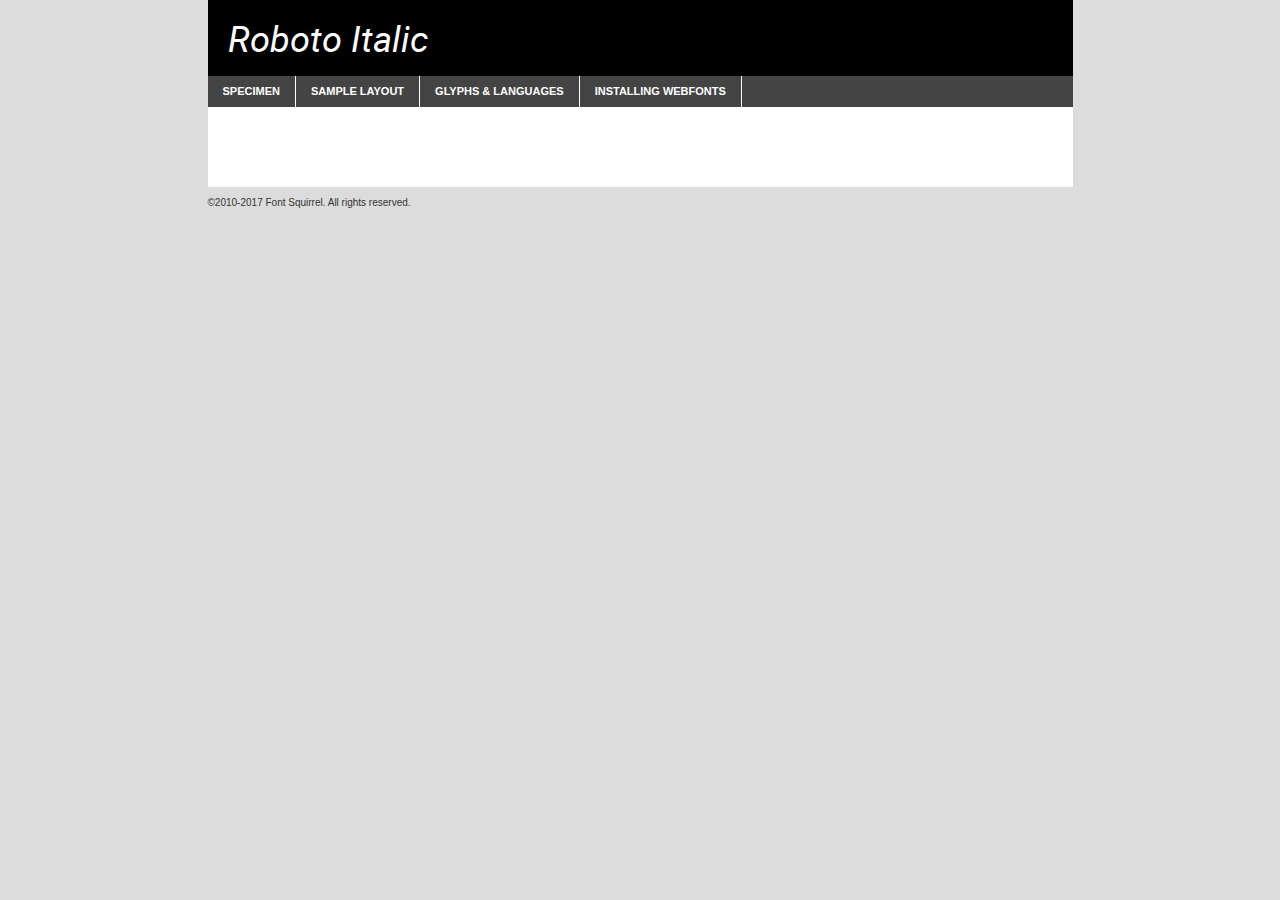
<file: css/admin_dashboard/fonts/webfontkit-20241210-203210/roboto-italic-demo.html>
<!DOCTYPE html PUBLIC "-//W3C//DTD XHTML 1.0 Transitional//EN"
        "http://www.w3.org/TR/xhtml1/DTD/xhtml1-transitional.dtd">

<html xmlns="http://www.w3.org/1999/xhtml" xml:lang="en" lang="en">
<head>
    <meta http-equiv="Content-Type" content="text/html; charset=utf-8"/>
    <script src="http://ajax.googleapis.com/ajax/libs/jquery/1.7.2/jquery.min.js" type="text/javascript" charset="utf-8"></script>
    <script type="text/javascript">
		(function($) {
			$.fn.easyTabs = function(option) {
				var param = jQuery.extend({ fadeSpeed: 'fast', defaultContent: 1, activeClass: 'active' }, option);
				$(this).each(function() {
					var thisId = '#' + this.id;
					if ( param.defaultContent == '' )
					{
						param.defaultContent = 1;
					}
					if ( typeof param.defaultContent == 'number' )
					{
						var defaultTab = $(thisId + ' .tabs li:eq(' + (param.defaultContent - 1) + ') a').attr('href').substr(1);
					}
					else
					{
						var defaultTab = param.defaultContent;
					}
					$(thisId + ' .tabs li a').each(function() {
						var tabToHide = $(this).attr('href').substr(1);
						$('#' + tabToHide).addClass('easytabs-tab-content');
					});
					hideAll();
					changeContent(defaultTab);

					function hideAll() {$(thisId + ' .easytabs-tab-content').hide();}

					function changeContent(tabId)
					{
						hideAll();
						$(thisId + ' .tabs li').removeClass(param.activeClass);
						$(thisId + ' .tabs li a[href=#' + tabId + ']').closest('li').addClass(param.activeClass);
						if ( param.fadeSpeed != 'none' )
						{
							$(thisId + ' #' + tabId).fadeIn(param.fadeSpeed);
						}
						else
						{
							$(thisId + ' #' + tabId).show();
						}
					}

					$(thisId + ' .tabs li').click(function() {
						var tabId = $(this).find('a').attr('href').substr(1);
						changeContent(tabId);
						return false;
					});
				});
			}
		})(jQuery);
    </script>
    <link rel="stylesheet" href="specimen_files/specimen_stylesheet.css" type="text/css" charset="utf-8"/>
    <link rel="stylesheet" href="stylesheet.css" type="text/css" charset="utf-8"/>

    <style type="text/css">
        		body {
			font-family: 'robotoitalic';
        		}

            </style>

    <title>Roboto Italic Specimen</title>


    <script type="text/javascript" charset="utf-8">
		$(document).ready(function() {
			$('#container').easyTabs({ defaultContent: 1 });
		});
    </script>
</head>

<body>
<div id="container">
    <div id="header">
		Roboto Italic    </div>
    <ul class="tabs">
        <li><a href="#specimen">Specimen</a></li>
        <li><a href="#layout">Sample Layout</a></li>
		        <li><a href="#glyphs">Glyphs &amp; Languages</a></li>
        <li><a href="#installing">Installing Webfonts</a></li>

    </ul>

    <div id="main_content">


        <div id="specimen">

            <div class="section">
                <div class="grid12 firstcol">
                    <div class="huge">AaBb</div>
                </div>
            </div>

            <div class="section">
                <div class="glyph_range">A&#x200B;B&#x200b;C&#x200b;D&#x200b;E&#x200b;F&#x200b;G&#x200b;H&#x200b;I&#x200b;J&#x200b;K&#x200b;L&#x200b;M&#x200b;N&#x200b;O&#x200b;P&#x200b;Q&#x200b;R&#x200b;S&#x200b;T&#x200b;U&#x200b;V&#x200b;W&#x200b;X&#x200b;Y&#x200b;Z&#x200b;a&#x200b;b&#x200b;c&#x200b;d&#x200b;e&#x200b;f&#x200b;g&#x200b;h&#x200b;i&#x200b;j&#x200b;k&#x200b;l&#x200b;m&#x200b;n&#x200b;o&#x200b;p&#x200b;q&#x200b;r&#x200b;s&#x200b;t&#x200b;u&#x200b;v&#x200b;w&#x200b;x&#x200b;y&#x200b;z&#x200b;1&#x200b;2&#x200b;3&#x200b;4&#x200b;5&#x200b;6&#x200b;7&#x200b;8&#x200b;9&#x200b;0&#x200b;&amp;&#x200b;.&#x200b;,&#x200b;?&#x200b;!&#x200b;&#64;&#x200b;(&#x200b;)&#x200b;#&#x200b;$&#x200b;%&#x200b;*&#x200b;+&#x200b;-&#x200b;=&#x200b;:&#x200b;;</div>
            </div>
            <div class="section">
                <div class="grid12 firstcol">
                    <table class="sample_table">
                        <tr>
                            <td>10</td>
                            <td class="size10">abcdefghijklmnopqrstuvwxyzABCDEFGHIJKLMNOPQRSTUVWXYZ0123456789abcdefghijklmnopqrstuvwxyzABCDEFGHIJKLMNOPQRSTUVWXYZ0123456789abcdefghijklmnopqrstuvwxyzABCDEFGHIJKLMNOPQRSTUVWXYZ</td>
                        </tr>
                        <tr>
                            <td>11</td>
                            <td class="size11">abcdefghijklmnopqrstuvwxyzABCDEFGHIJKLMNOPQRSTUVWXYZ0123456789abcdefghijklmnopqrstuvwxyzABCDEFGHIJKLMNOPQRSTUVWXYZ0123456789abcdefghijklmnopqrstuvwxyzABCDEFGHIJKLMNOPQRSTUVWXYZ</td>
                        </tr>
                        <tr>
                            <td>12</td>
                            <td class="size12">abcdefghijklmnopqrstuvwxyzABCDEFGHIJKLMNOPQRSTUVWXYZ0123456789abcdefghijklmnopqrstuvwxyzABCDEFGHIJKLMNOPQRSTUVWXYZ0123456789abcdefghijklmnopqrstuvwxyzABCDEFGHIJKLMNOPQRSTUVWXYZ</td>
                        </tr>
                        <tr>
                            <td>13</td>
                            <td class="size13">abcdefghijklmnopqrstuvwxyzABCDEFGHIJKLMNOPQRSTUVWXYZ0123456789abcdefghijklmnopqrstuvwxyzABCDEFGHIJKLMNOPQRSTUVWXYZ0123456789abcdefghijklmnopqrstuvwxyzABCDEFGHIJKLMNOPQRSTUVWXYZ</td>
                        </tr>
                        <tr>
                            <td>14</td>
                            <td class="size14">abcdefghijklmnopqrstuvwxyzABCDEFGHIJKLMNOPQRSTUVWXYZ0123456789abcdefghijklmnopqrstuvwxyzABCDEFGHIJKLMNOPQRSTUVWXYZ0123456789abcdefghijklmnopqrstuvwxyzABCDEFGHIJKLMNOPQRSTUVWXYZ</td>
                        </tr>
                        <tr>
                            <td>16</td>
                            <td class="size16">abcdefghijklmnopqrstuvwxyzABCDEFGHIJKLMNOPQRSTUVWXYZ0123456789abcdefghijklmnopqrstuvwxyzABCDEFGHIJKLMNOPQRSTUVWXYZ</td>
                        </tr>
                        <tr>
                            <td>18</td>
                            <td class="size18">abcdefghijklmnopqrstuvwxyzABCDEFGHIJKLMNOPQRSTUVWXYZ0123456789abcdefghijklmnopqrstuvwxyzABCDEFGHIJKLMNOPQRSTUVWXYZ</td>
                        </tr>
                        <tr>
                            <td>20</td>
                            <td class="size20">abcdefghijklmnopqrstuvwxyzABCDEFGHIJKLMNOPQRSTUVWXYZ0123456789abcdefghijklmnopqrstuvwxyzABCDEFGHIJKLMNOPQRSTUVWXYZ</td>
                        </tr>
                        <tr>
                            <td>24</td>
                            <td class="size24">abcdefghijklmnopqrstuvwxyzABCDEFGHIJKLMNOPQRSTUVWXYZ0123456789abcdefghijklmnopqrstuvwxyzABCDEFGHIJKLMNOPQRSTUVWXYZ</td>
                        </tr>
                        <tr>
                            <td>30</td>
                            <td class="size30">abcdefghijklmnopqrstuvwxyzABCDEFGHIJKLMNOPQRSTUVWXYZ0123456789abcdefghijklmnopqrstuvwxyzABCDEFGHIJKLMNOPQRSTUVWXYZ</td>
                        </tr>
                        <tr>
                            <td>36</td>
                            <td class="size36">abcdefghijklmnopqrstuvwxyzABCDEFGHIJKLMNOPQRSTUVWXYZ0123456789abcdefghijklmnopqrstuvwxyzABCDEFGHIJKLMNOPQRSTUVWXYZ</td>
                        </tr>
                        <tr>
                            <td>48</td>
                            <td class="size48">abcdefghijklmnopqrstuvwxyzABCDEFGHIJKLMNOPQRSTUVWXYZ0123456789abcdefghijklmnopqrstuvwxyzABCDEFGHIJKLMNOPQRSTUVWXYZ</td>
                        </tr>
                        <tr>
                            <td>60</td>
                            <td class="size60">abcdefghijklmnopqrstuvwxyzABCDEFGHIJKLMNOPQRSTUVWXYZ0123456789abcdefghijklmnopqrstuvwxyzABCDEFGHIJKLMNOPQRSTUVWXYZ</td>
                        </tr>
                        <tr>
                            <td>72</td>
                            <td class="size72">abcdefghijklmnopqrstuvwxyzABCDEFGHIJKLMNOPQRSTUVWXYZ0123456789abcdefghijklmnopqrstuvwxyzABCDEFGHIJKLMNOPQRSTUVWXYZ</td>
                        </tr>
                        <tr>
                            <td>90</td>
                            <td class="size90">abcdefghijklmnopqrstuvwxyzABCDEFGHIJKLMNOPQRSTUVWXYZ0123456789abcdefghijklmnopqrstuvwxyzABCDEFGHIJKLMNOPQRSTUVWXYZ</td>
                        </tr>
                    </table>

                </div>

            </div>


            <div class="section" id="bodycomparison">


                <div id="xheight">
                    <div class="fontbody">&#x25FC;&#x25FC;&#x25FC;&#x25FC;&#x25FC;&#x25FC;&#x25FC;&#x25FC;&#x25FC;&#x25FC;&#x25FC;&#x25FC;&#x25FC;&#x25FC;&#x25FC;&#x25FC;&#x25FC;&#x25FC;&#x25FC;&#x25FC;&#x25FC;&#x25FC;&#x25FC;&#x25FC;&#x25FC;&#x25FC;&#x25FC;&#x25FC;&#x25FC;&#x25FC;&#x25FC;&#x25FC;&#x25FC;&#x25FC;&#x25FC;&#x25FC;&#x25FC;&#x25FC;&#x25FC;&#x25FC;&#x25FC;&#x25FC;&#x25FC;&#x25FC;&#x25FC;&#x25FC;&#x25FC;&#x25FC;&#x25FC;&#x25FC;&#x25FC;&#x25FC;&#x25FC;&#x25FC;&#x25FC;&#x25FC;&#x25FC;&#x25FC;&#x25FC;&#x25FC;&#x25FC;&#x25FC;&#x25FC;&#x25FC;&#x25FC;&#x25FC;&#x25FC;&#x25FC;&#x25FC;&#x25FC;&#x25FC;&#x25FC;&#x25FC;&#x25FC;&#x25FC;&#x25FC;&#x25FC;&#x25FC;&#x25FC;&#x25FC;&#x25FC;&#x25FC;&#x25FC;&#x25FC;&#x25FC;&#x25FC;&#x25FC;&#x25FC;&#x25FC;&#x25FC;&#x25FC;&#x25FC;&#x25FC;&#x25FC;&#x25FC;&#x25FC;&#x25FC;&#x25FC;&#x25FC;body</div>
                    <div class="arialbody">body</div>
                    <div class="verdanabody">body</div>
                    <div class="georgiabody">body</div>
                </div>
                <div class="fontbody" style="z-index:1">
                    body<span>Roboto Italic</span>
                </div>
                <div class="arialbody" style="z-index:1">
                    body<span>Arial</span>
                </div>
                <div class="verdanabody" style="z-index:1">
                    body<span>Verdana</span>
                </div>
                <div class="georgiabody" style="z-index:1">
                    body<span>Georgia</span>
                </div>


            </div>


            <div class="section psample psample_row1" id="">

                <div class="grid2 firstcol">
                    <p class="size10"><span>10.</span>Aenean lacinia bibendum nulla sed consectetur. Fusce dapibus, tellus ac cursus commodo, tortor mauris condimentum nibh, ut fermentum massa justo sit amet risus. Nullam id dolor id nibh ultricies vehicula ut id elit. Cum sociis natoque penatibus et magnis dis parturient montes, nascetur ridiculus mus. Nulla vitae elit libero, a pharetra augue.</p>

                </div>
                <div class="grid3">
                    <p class="size11"><span>11.</span>Aenean lacinia bibendum nulla sed consectetur. Fusce dapibus, tellus ac cursus commodo, tortor mauris condimentum nibh, ut fermentum massa justo sit amet risus. Nullam id dolor id nibh ultricies vehicula ut id elit. Cum sociis natoque penatibus et magnis dis parturient montes, nascetur ridiculus mus. Nulla vitae elit libero, a pharetra augue.</p>

                </div>
                <div class="grid3">
                    <p class="size12"><span>12.</span>Aenean lacinia bibendum nulla sed consectetur. Fusce dapibus, tellus ac cursus commodo, tortor mauris condimentum nibh, ut fermentum massa justo sit amet risus. Nullam id dolor id nibh ultricies vehicula ut id elit. Cum sociis natoque penatibus et magnis dis parturient montes, nascetur ridiculus mus. Nulla vitae elit libero, a pharetra augue.</p>

                </div>
                <div class="grid4">
                    <p class="size13"><span>13.</span>Aenean lacinia bibendum nulla sed consectetur. Fusce dapibus, tellus ac cursus commodo, tortor mauris condimentum nibh, ut fermentum massa justo sit amet risus. Nullam id dolor id nibh ultricies vehicula ut id elit. Cum sociis natoque penatibus et magnis dis parturient montes, nascetur ridiculus mus. Nulla vitae elit libero, a pharetra augue.</p>

                </div>
                <div class="white_blend"></div>

            </div>
            <div class="section psample psample_row2" id="">
                <div class="grid3 firstcol">
                    <p class="size14"><span>14.</span>Aenean lacinia bibendum nulla sed consectetur. Fusce dapibus, tellus ac cursus commodo, tortor mauris condimentum nibh, ut fermentum massa justo sit amet risus. Nullam id dolor id nibh ultricies vehicula ut id elit. Cum sociis natoque penatibus et magnis dis parturient montes, nascetur ridiculus mus. Nulla vitae elit libero, a pharetra augue.</p>

                </div>
                <div class="grid4">
                    <p class="size16"><span>16.</span>Aenean lacinia bibendum nulla sed consectetur. Fusce dapibus, tellus ac cursus commodo, tortor mauris condimentum nibh, ut fermentum massa justo sit amet risus. Nullam id dolor id nibh ultricies vehicula ut id elit. Cum sociis natoque penatibus et magnis dis parturient montes, nascetur ridiculus mus. Nulla vitae elit libero, a pharetra augue.</p>

                </div>
                <div class="grid5">
                    <p class="size18"><span>18.</span>Aenean lacinia bibendum nulla sed consectetur. Fusce dapibus, tellus ac cursus commodo, tortor mauris condimentum nibh, ut fermentum massa justo sit amet risus. Nullam id dolor id nibh ultricies vehicula ut id elit. Cum sociis natoque penatibus et magnis dis parturient montes, nascetur ridiculus mus. Nulla vitae elit libero, a pharetra augue.</p>

                </div>

                <div class="white_blend"></div>

            </div>

            <div class="section psample psample_row3" id="">
                <div class="grid5 firstcol">
                    <p class="size20"><span>20.</span>Aenean lacinia bibendum nulla sed consectetur. Fusce dapibus, tellus ac cursus commodo, tortor mauris condimentum nibh, ut fermentum massa justo sit amet risus. Nullam id dolor id nibh ultricies vehicula ut id elit. Cum sociis natoque penatibus et magnis dis parturient montes, nascetur ridiculus mus. Nulla vitae elit libero, a pharetra augue.</p>
                </div>
                <div class="grid7">
                    <p class="size24"><span>24.</span>Aenean lacinia bibendum nulla sed consectetur. Fusce dapibus, tellus ac cursus commodo, tortor mauris condimentum nibh, ut fermentum massa justo sit amet risus. Nullam id dolor id nibh ultricies vehicula ut id elit. Cum sociis natoque penatibus et magnis dis parturient montes, nascetur ridiculus mus. Nulla vitae elit libero, a pharetra augue.</p>
                </div>

                <div class="white_blend"></div>

            </div>

            <div class="section psample psample_row4" id="">
                <div class="grid12 firstcol">
                    <p class="size30"><span>30.</span>Aenean lacinia bibendum nulla sed consectetur. Fusce dapibus, tellus ac cursus commodo, tortor mauris condimentum nibh, ut fermentum massa justo sit amet risus. Nullam id dolor id nibh ultricies vehicula ut id elit. Cum sociis natoque penatibus et magnis dis parturient montes, nascetur ridiculus mus. Nulla vitae elit libero, a pharetra augue.</p>
                </div>
                <div class="white_blend"></div>

            </div>


            <div class="section psample psample_row1 fullreverse">
                <div class="grid2 firstcol">
                    <p class="size10"><span>10.</span>Aenean lacinia bibendum nulla sed consectetur. Fusce dapibus, tellus ac cursus commodo, tortor mauris condimentum nibh, ut fermentum massa justo sit amet risus. Nullam id dolor id nibh ultricies vehicula ut id elit. Cum sociis natoque penatibus et magnis dis parturient montes, nascetur ridiculus mus. Nulla vitae elit libero, a pharetra augue.</p>

                </div>
                <div class="grid3">
                    <p class="size11"><span>11.</span>Aenean lacinia bibendum nulla sed consectetur. Fusce dapibus, tellus ac cursus commodo, tortor mauris condimentum nibh, ut fermentum massa justo sit amet risus. Nullam id dolor id nibh ultricies vehicula ut id elit. Cum sociis natoque penatibus et magnis dis parturient montes, nascetur ridiculus mus. Nulla vitae elit libero, a pharetra augue.</p>

                </div>
                <div class="grid3">
                    <p class="size12"><span>12.</span>Aenean lacinia bibendum nulla sed consectetur. Fusce dapibus, tellus ac cursus commodo, tortor mauris condimentum nibh, ut fermentum massa justo sit amet risus. Nullam id dolor id nibh ultricies vehicula ut id elit. Cum sociis natoque penatibus et magnis dis parturient montes, nascetur ridiculus mus. Nulla vitae elit libero, a pharetra augue.</p>

                </div>
                <div class="grid4">
                    <p class="size13"><span>13.</span>Aenean lacinia bibendum nulla sed consectetur. Fusce dapibus, tellus ac cursus commodo, tortor mauris condimentum nibh, ut fermentum massa justo sit amet risus. Nullam id dolor id nibh ultricies vehicula ut id elit. Cum sociis natoque penatibus et magnis dis parturient montes, nascetur ridiculus mus. Nulla vitae elit libero, a pharetra augue.</p>

                </div>
                <div class="black_blend"></div>

            </div>

            <div class="section psample psample_row2 fullreverse">
                <div class="grid3 firstcol">
                    <p class="size14"><span>14.</span>Aenean lacinia bibendum nulla sed consectetur. Fusce dapibus, tellus ac cursus commodo, tortor mauris condimentum nibh, ut fermentum massa justo sit amet risus. Nullam id dolor id nibh ultricies vehicula ut id elit. Cum sociis natoque penatibus et magnis dis parturient montes, nascetur ridiculus mus. Nulla vitae elit libero, a pharetra augue.</p>

                </div>
                <div class="grid4">
                    <p class="size16"><span>16.</span>Aenean lacinia bibendum nulla sed consectetur. Fusce dapibus, tellus ac cursus commodo, tortor mauris condimentum nibh, ut fermentum massa justo sit amet risus. Nullam id dolor id nibh ultricies vehicula ut id elit. Cum sociis natoque penatibus et magnis dis parturient montes, nascetur ridiculus mus. Nulla vitae elit libero, a pharetra augue.</p>

                </div>
                <div class="grid5">
                    <p class="size18"><span>18.</span>Aenean lacinia bibendum nulla sed consectetur. Fusce dapibus, tellus ac cursus commodo, tortor mauris condimentum nibh, ut fermentum massa justo sit amet risus. Nullam id dolor id nibh ultricies vehicula ut id elit. Cum sociis natoque penatibus et magnis dis parturient montes, nascetur ridiculus mus. Nulla vitae elit libero, a pharetra augue.</p>

                </div>
                <div class="black_blend"></div>

            </div>

            <div class="section psample fullreverse psample_row3" id="">
                <div class="grid5 firstcol">
                    <p class="size20"><span>20.</span>Aenean lacinia bibendum nulla sed consectetur. Fusce dapibus, tellus ac cursus commodo, tortor mauris condimentum nibh, ut fermentum massa justo sit amet risus. Nullam id dolor id nibh ultricies vehicula ut id elit. Cum sociis natoque penatibus et magnis dis parturient montes, nascetur ridiculus mus. Nulla vitae elit libero, a pharetra augue.</p>
                </div>
                <div class="grid7">
                    <p class="size24"><span>24.</span>Aenean lacinia bibendum nulla sed consectetur. Fusce dapibus, tellus ac cursus commodo, tortor mauris condimentum nibh, ut fermentum massa justo sit amet risus. Nullam id dolor id nibh ultricies vehicula ut id elit. Cum sociis natoque penatibus et magnis dis parturient montes, nascetur ridiculus mus. Nulla vitae elit libero, a pharetra augue.</p>
                </div>

                <div class="black_blend"></div>

            </div>

            <div class="section psample fullreverse psample_row4" id="" style="border-bottom: 20px #000 solid;">
                <div class="grid12 firstcol">
                    <p class="size30"><span>30.</span>Aenean lacinia bibendum nulla sed consectetur. Fusce dapibus, tellus ac cursus commodo, tortor mauris condimentum nibh, ut fermentum massa justo sit amet risus. Nullam id dolor id nibh ultricies vehicula ut id elit. Cum sociis natoque penatibus et magnis dis parturient montes, nascetur ridiculus mus. Nulla vitae elit libero, a pharetra augue.</p>
                </div>
                <div class="black_blend"></div>

            </div>


        </div>

        <div id="layout">

            <div class="section">

                <div class="grid12 firstcol">
                    <h1>Lorem Ipsum Dolor</h1>
                    <h2>Etiam porta sem malesuada magna mollis euismod</h2>

                    <p class="byline">By <a href="#link">Aenean Lacinia</a></p>
                </div>
            </div>
            <div class="section">
                <div class="grid8 firstcol">
                    <p class="large">Donec sed odio dui. Morbi leo risus, porta ac consectetur ac, vestibulum at eros. Fusce dapibus, tellus ac cursus commodo, tortor mauris condimentum nibh, ut fermentum massa justo sit amet risus. </p>


                    <h3>Pellentesque ornare sem</h3>

                    <p>Maecenas sed diam eget risus varius blandit sit amet non magna. Maecenas faucibus mollis interdum. Donec ullamcorper nulla non metus auctor fringilla. Nullam id dolor id nibh ultricies vehicula ut id elit. Nullam id dolor id nibh ultricies vehicula ut id elit. </p>

                    <p>Aenean eu leo quam. Pellentesque ornare sem lacinia quam venenatis vestibulum. Lorem ipsum dolor sit amet, consectetur adipiscing elit. Cum sociis natoque penatibus et magnis dis parturient montes, nascetur ridiculus mus. </p>

                    <p>Nulla vitae elit libero, a pharetra augue. Praesent commodo cursus magna, vel scelerisque nisl consectetur et. Aenean lacinia bibendum nulla sed consectetur. </p>

                    <p>Nullam quis risus eget urna mollis ornare vel eu leo. Nullam quis risus eget urna mollis ornare vel eu leo. Maecenas sed diam eget risus varius blandit sit amet non magna. Donec ullamcorper nulla non metus auctor fringilla. </p>

                    <h3>Cras mattis consectetur</h3>

                    <p>Aenean eu leo quam. Pellentesque ornare sem lacinia quam venenatis vestibulum. Aenean lacinia bibendum nulla sed consectetur. Integer posuere erat a ante venenatis dapibus posuere velit aliquet. Cras mattis consectetur purus sit amet fermentum. </p>

                    <p>Nullam id dolor id nibh ultricies vehicula ut id elit. Nullam quis risus eget urna mollis ornare vel eu leo. Cras mattis consectetur purus sit amet fermentum.</p>
                </div>

                <div class="grid4 sidebar">

                    <div class="box reverse">
                        <p class="last">Nullam quis risus eget urna mollis ornare vel eu leo. Donec ullamcorper nulla non metus auctor fringilla. Cras mattis consectetur purus sit amet fermentum. Sed posuere consectetur est at lobortis. Lorem ipsum dolor sit amet, consectetur adipiscing elit. </p>
                    </div>

                    <p class="caption">Maecenas sed diam eget risus varius.</p>

                    <p>Vestibulum id ligula porta felis euismod semper. Integer posuere erat a ante venenatis dapibus posuere velit aliquet. Vestibulum id ligula porta felis euismod semper. Sed posuere consectetur est at lobortis. Maecenas sed diam eget risus varius blandit sit amet non magna. Fusce dapibus, tellus ac cursus commodo, tortor mauris condimentum nibh, ut fermentum massa justo sit amet risus. </p>


                    <p>Duis mollis, est non commodo luctus, nisi erat porttitor ligula, eget lacinia odio sem nec elit. Aenean lacinia bibendum nulla sed consectetur. Vivamus sagittis lacus vel augue laoreet rutrum faucibus dolor auctor. Aenean lacinia bibendum nulla sed consectetur. Nullam quis risus eget urna mollis ornare vel eu leo. </p>

                    <p>Praesent commodo cursus magna, vel scelerisque nisl consectetur et. Donec ullamcorper nulla non metus auctor fringilla. Maecenas faucibus mollis interdum. Fusce dapibus, tellus ac cursus commodo, tortor mauris condimentum nibh, ut fermentum massa justo sit amet risus. </p>

                </div>
            </div>

        </div>


		

        <div id="glyphs">
            <div class="section">
                <div class="grid12 firstcol">

                    <h1>Language Support</h1>
                    <p>The subset of Roboto Italic in this kit supports the following languages:<br/>

						Albanian, Basque, Breton, Chamorro, Danish, Dutch, English, Faroese, Finnish, French, Frisian, Galician, German, Icelandic, Italian, Malagasy, Norwegian, Portuguese, Spanish, Alsatian, Aragonese, Arapaho, Arrernte, Asturian, Aymara, Bislama, Cebuano, Corsican, Fijian, French_creole, Genoese, Gilbertese, Greenlandic, Haitian_creole, Hiligaynon, Hmong, Hopi, Ibanag, Iloko_ilokano, Indonesian, Interglossa_glosa, Interlingua, Irish_gaelic, Jerriais, Lojban, Lombard, Luxembourgeois, Manx, Mohawk, Norfolk_pitcairnese, Occitan, Oromo, Pangasinan, Papiamento, Piedmontese, Potawatomi, Rhaeto-romance, Romansh, Rotokas, Sami_lule, Samoan, Sardinian, Scots_gaelic, Seychelles_creole, Shona, Sicilian, Somali, Southern_ndebele, Swahili, Swati_swazi, Tagalog_filipino_pilipino, Tetum, Tok_pisin, Uyghur_latinized, Volapuk, Walloon, Warlpiri, Xhosa, Yapese, Zulu, Latinbasic, Ubasic, Demo                    </p>
                    <h1>Glyph Chart</h1>
                    <p>The subset of Roboto Italic in this kit includes all the glyphs listed below. Unicode entities are included above each glyph to help you insert individual characters into your layout.</p>
                    <div id="glyph_chart">

																																	                                <div><p>&amp;#2;</p>&#2;</div>
																				                                <div><p>&amp;#13;</p>&#13;</div>
																				                                <div><p>&amp;#32;</p>&#32;</div>
																				                                <div><p>&amp;#33;</p>&#33;</div>
																				                                <div><p>&amp;#34;</p>&#34;</div>
																				                                <div><p>&amp;#35;</p>&#35;</div>
																				                                <div><p>&amp;#36;</p>&#36;</div>
																				                                <div><p>&amp;#37;</p>&#37;</div>
																				                                <div><p>&amp;#38;</p>&#38;</div>
																				                                <div><p>&amp;#39;</p>&#39;</div>
																				                                <div><p>&amp;#40;</p>&#40;</div>
																				                                <div><p>&amp;#41;</p>&#41;</div>
																				                                <div><p>&amp;#42;</p>&#42;</div>
																				                                <div><p>&amp;#43;</p>&#43;</div>
																				                                <div><p>&amp;#44;</p>&#44;</div>
																				                                <div><p>&amp;#45;</p>&#45;</div>
																				                                <div><p>&amp;#46;</p>&#46;</div>
																				                                <div><p>&amp;#47;</p>&#47;</div>
																				                                <div><p>&amp;#48;</p>&#48;</div>
																				                                <div><p>&amp;#49;</p>&#49;</div>
																				                                <div><p>&amp;#50;</p>&#50;</div>
																				                                <div><p>&amp;#51;</p>&#51;</div>
																				                                <div><p>&amp;#52;</p>&#52;</div>
																				                                <div><p>&amp;#53;</p>&#53;</div>
																				                                <div><p>&amp;#54;</p>&#54;</div>
																				                                <div><p>&amp;#55;</p>&#55;</div>
																				                                <div><p>&amp;#56;</p>&#56;</div>
																				                                <div><p>&amp;#57;</p>&#57;</div>
																				                                <div><p>&amp;#58;</p>&#58;</div>
																				                                <div><p>&amp;#59;</p>&#59;</div>
																				                                <div><p>&amp;#60;</p>&#60;</div>
																				                                <div><p>&amp;#61;</p>&#61;</div>
																				                                <div><p>&amp;#62;</p>&#62;</div>
																				                                <div><p>&amp;#63;</p>&#63;</div>
																				                                <div><p>&amp;#64;</p>&#64;</div>
																				                                <div><p>&amp;#65;</p>&#65;</div>
																				                                <div><p>&amp;#66;</p>&#66;</div>
																				                                <div><p>&amp;#67;</p>&#67;</div>
																				                                <div><p>&amp;#68;</p>&#68;</div>
																				                                <div><p>&amp;#69;</p>&#69;</div>
																				                                <div><p>&amp;#70;</p>&#70;</div>
																				                                <div><p>&amp;#71;</p>&#71;</div>
																				                                <div><p>&amp;#72;</p>&#72;</div>
																				                                <div><p>&amp;#73;</p>&#73;</div>
																				                                <div><p>&amp;#74;</p>&#74;</div>
																				                                <div><p>&amp;#75;</p>&#75;</div>
																				                                <div><p>&amp;#76;</p>&#76;</div>
																				                                <div><p>&amp;#77;</p>&#77;</div>
																				                                <div><p>&amp;#78;</p>&#78;</div>
																				                                <div><p>&amp;#79;</p>&#79;</div>
																				                                <div><p>&amp;#80;</p>&#80;</div>
																				                                <div><p>&amp;#81;</p>&#81;</div>
																				                                <div><p>&amp;#82;</p>&#82;</div>
																				                                <div><p>&amp;#83;</p>&#83;</div>
																				                                <div><p>&amp;#84;</p>&#84;</div>
																				                                <div><p>&amp;#85;</p>&#85;</div>
																				                                <div><p>&amp;#86;</p>&#86;</div>
																				                                <div><p>&amp;#87;</p>&#87;</div>
																				                                <div><p>&amp;#88;</p>&#88;</div>
																				                                <div><p>&amp;#89;</p>&#89;</div>
																				                                <div><p>&amp;#90;</p>&#90;</div>
																				                                <div><p>&amp;#91;</p>&#91;</div>
																				                                <div><p>&amp;#92;</p>&#92;</div>
																				                                <div><p>&amp;#93;</p>&#93;</div>
																				                                <div><p>&amp;#94;</p>&#94;</div>
																				                                <div><p>&amp;#95;</p>&#95;</div>
																				                                <div><p>&amp;#96;</p>&#96;</div>
																				                                <div><p>&amp;#97;</p>&#97;</div>
																				                                <div><p>&amp;#98;</p>&#98;</div>
																				                                <div><p>&amp;#99;</p>&#99;</div>
																				                                <div><p>&amp;#100;</p>&#100;</div>
																				                                <div><p>&amp;#101;</p>&#101;</div>
																				                                <div><p>&amp;#102;</p>&#102;</div>
																				                                <div><p>&amp;#103;</p>&#103;</div>
																				                                <div><p>&amp;#104;</p>&#104;</div>
																				                                <div><p>&amp;#105;</p>&#105;</div>
																				                                <div><p>&amp;#106;</p>&#106;</div>
																				                                <div><p>&amp;#107;</p>&#107;</div>
																				                                <div><p>&amp;#108;</p>&#108;</div>
																				                                <div><p>&amp;#109;</p>&#109;</div>
																				                                <div><p>&amp;#110;</p>&#110;</div>
																				                                <div><p>&amp;#111;</p>&#111;</div>
																				                                <div><p>&amp;#112;</p>&#112;</div>
																				                                <div><p>&amp;#113;</p>&#113;</div>
																				                                <div><p>&amp;#114;</p>&#114;</div>
																				                                <div><p>&amp;#115;</p>&#115;</div>
																				                                <div><p>&amp;#116;</p>&#116;</div>
																				                                <div><p>&amp;#117;</p>&#117;</div>
																				                                <div><p>&amp;#118;</p>&#118;</div>
																				                                <div><p>&amp;#119;</p>&#119;</div>
																				                                <div><p>&amp;#120;</p>&#120;</div>
																				                                <div><p>&amp;#121;</p>&#121;</div>
																				                                <div><p>&amp;#122;</p>&#122;</div>
																				                                <div><p>&amp;#123;</p>&#123;</div>
																				                                <div><p>&amp;#124;</p>&#124;</div>
																				                                <div><p>&amp;#125;</p>&#125;</div>
																				                                <div><p>&amp;#126;</p>&#126;</div>
																				                                <div><p>&amp;#160;</p>&#160;</div>
																				                                <div><p>&amp;#161;</p>&#161;</div>
																				                                <div><p>&amp;#162;</p>&#162;</div>
																				                                <div><p>&amp;#163;</p>&#163;</div>
																				                                <div><p>&amp;#164;</p>&#164;</div>
																				                                <div><p>&amp;#165;</p>&#165;</div>
																				                                <div><p>&amp;#166;</p>&#166;</div>
																				                                <div><p>&amp;#167;</p>&#167;</div>
																				                                <div><p>&amp;#168;</p>&#168;</div>
																				                                <div><p>&amp;#169;</p>&#169;</div>
																				                                <div><p>&amp;#170;</p>&#170;</div>
																				                                <div><p>&amp;#171;</p>&#171;</div>
																				                                <div><p>&amp;#172;</p>&#172;</div>
																				                                <div><p>&amp;#173;</p>&#173;</div>
																				                                <div><p>&amp;#174;</p>&#174;</div>
																				                                <div><p>&amp;#175;</p>&#175;</div>
																				                                <div><p>&amp;#176;</p>&#176;</div>
																				                                <div><p>&amp;#177;</p>&#177;</div>
																				                                <div><p>&amp;#178;</p>&#178;</div>
																				                                <div><p>&amp;#179;</p>&#179;</div>
																				                                <div><p>&amp;#180;</p>&#180;</div>
																				                                <div><p>&amp;#181;</p>&#181;</div>
																				                                <div><p>&amp;#182;</p>&#182;</div>
																				                                <div><p>&amp;#183;</p>&#183;</div>
																				                                <div><p>&amp;#184;</p>&#184;</div>
																				                                <div><p>&amp;#185;</p>&#185;</div>
																				                                <div><p>&amp;#186;</p>&#186;</div>
																				                                <div><p>&amp;#187;</p>&#187;</div>
																				                                <div><p>&amp;#188;</p>&#188;</div>
																				                                <div><p>&amp;#189;</p>&#189;</div>
																				                                <div><p>&amp;#190;</p>&#190;</div>
																				                                <div><p>&amp;#191;</p>&#191;</div>
																				                                <div><p>&amp;#192;</p>&#192;</div>
																				                                <div><p>&amp;#193;</p>&#193;</div>
																				                                <div><p>&amp;#194;</p>&#194;</div>
																				                                <div><p>&amp;#195;</p>&#195;</div>
																				                                <div><p>&amp;#196;</p>&#196;</div>
																				                                <div><p>&amp;#197;</p>&#197;</div>
																				                                <div><p>&amp;#198;</p>&#198;</div>
																				                                <div><p>&amp;#199;</p>&#199;</div>
																				                                <div><p>&amp;#200;</p>&#200;</div>
																				                                <div><p>&amp;#201;</p>&#201;</div>
																				                                <div><p>&amp;#202;</p>&#202;</div>
																				                                <div><p>&amp;#203;</p>&#203;</div>
																				                                <div><p>&amp;#204;</p>&#204;</div>
																				                                <div><p>&amp;#205;</p>&#205;</div>
																				                                <div><p>&amp;#206;</p>&#206;</div>
																				                                <div><p>&amp;#207;</p>&#207;</div>
																				                                <div><p>&amp;#208;</p>&#208;</div>
																				                                <div><p>&amp;#209;</p>&#209;</div>
																				                                <div><p>&amp;#210;</p>&#210;</div>
																				                                <div><p>&amp;#211;</p>&#211;</div>
																				                                <div><p>&amp;#212;</p>&#212;</div>
																				                                <div><p>&amp;#213;</p>&#213;</div>
																				                                <div><p>&amp;#214;</p>&#214;</div>
																				                                <div><p>&amp;#215;</p>&#215;</div>
																				                                <div><p>&amp;#216;</p>&#216;</div>
																				                                <div><p>&amp;#217;</p>&#217;</div>
																				                                <div><p>&amp;#218;</p>&#218;</div>
																				                                <div><p>&amp;#219;</p>&#219;</div>
																				                                <div><p>&amp;#220;</p>&#220;</div>
																				                                <div><p>&amp;#221;</p>&#221;</div>
																				                                <div><p>&amp;#222;</p>&#222;</div>
																				                                <div><p>&amp;#223;</p>&#223;</div>
																				                                <div><p>&amp;#224;</p>&#224;</div>
																				                                <div><p>&amp;#225;</p>&#225;</div>
																				                                <div><p>&amp;#226;</p>&#226;</div>
																				                                <div><p>&amp;#227;</p>&#227;</div>
																				                                <div><p>&amp;#228;</p>&#228;</div>
																				                                <div><p>&amp;#229;</p>&#229;</div>
																				                                <div><p>&amp;#230;</p>&#230;</div>
																				                                <div><p>&amp;#231;</p>&#231;</div>
																				                                <div><p>&amp;#232;</p>&#232;</div>
																				                                <div><p>&amp;#233;</p>&#233;</div>
																				                                <div><p>&amp;#234;</p>&#234;</div>
																				                                <div><p>&amp;#235;</p>&#235;</div>
																				                                <div><p>&amp;#236;</p>&#236;</div>
																				                                <div><p>&amp;#237;</p>&#237;</div>
																				                                <div><p>&amp;#238;</p>&#238;</div>
																				                                <div><p>&amp;#239;</p>&#239;</div>
																				                                <div><p>&amp;#240;</p>&#240;</div>
																				                                <div><p>&amp;#241;</p>&#241;</div>
																				                                <div><p>&amp;#242;</p>&#242;</div>
																				                                <div><p>&amp;#243;</p>&#243;</div>
																				                                <div><p>&amp;#244;</p>&#244;</div>
																				                                <div><p>&amp;#245;</p>&#245;</div>
																				                                <div><p>&amp;#246;</p>&#246;</div>
																				                                <div><p>&amp;#247;</p>&#247;</div>
																				                                <div><p>&amp;#248;</p>&#248;</div>
																				                                <div><p>&amp;#249;</p>&#249;</div>
																				                                <div><p>&amp;#250;</p>&#250;</div>
																				                                <div><p>&amp;#251;</p>&#251;</div>
																				                                <div><p>&amp;#252;</p>&#252;</div>
																				                                <div><p>&amp;#253;</p>&#253;</div>
																				                                <div><p>&amp;#254;</p>&#254;</div>
																				                                <div><p>&amp;#255;</p>&#255;</div>
																				                                <div><p>&amp;#338;</p>&#338;</div>
																				                                <div><p>&amp;#339;</p>&#339;</div>
																				                                <div><p>&amp;#376;</p>&#376;</div>
																				                                <div><p>&amp;#710;</p>&#710;</div>
																				                                <div><p>&amp;#732;</p>&#732;</div>
																				                                <div><p>&amp;#8192;</p>&#8192;</div>
																				                                <div><p>&amp;#8193;</p>&#8193;</div>
																				                                <div><p>&amp;#8194;</p>&#8194;</div>
																				                                <div><p>&amp;#8195;</p>&#8195;</div>
																				                                <div><p>&amp;#8196;</p>&#8196;</div>
																				                                <div><p>&amp;#8197;</p>&#8197;</div>
																				                                <div><p>&amp;#8198;</p>&#8198;</div>
																				                                <div><p>&amp;#8199;</p>&#8199;</div>
																				                                <div><p>&amp;#8200;</p>&#8200;</div>
																				                                <div><p>&amp;#8201;</p>&#8201;</div>
																				                                <div><p>&amp;#8202;</p>&#8202;</div>
																				                                <div><p>&amp;#8208;</p>&#8208;</div>
																				                                <div><p>&amp;#8209;</p>&#8209;</div>
																				                                <div><p>&amp;#8210;</p>&#8210;</div>
																				                                <div><p>&amp;#8211;</p>&#8211;</div>
																				                                <div><p>&amp;#8212;</p>&#8212;</div>
																				                                <div><p>&amp;#8216;</p>&#8216;</div>
																				                                <div><p>&amp;#8217;</p>&#8217;</div>
																				                                <div><p>&amp;#8218;</p>&#8218;</div>
																				                                <div><p>&amp;#8220;</p>&#8220;</div>
																				                                <div><p>&amp;#8221;</p>&#8221;</div>
																				                                <div><p>&amp;#8222;</p>&#8222;</div>
																				                                <div><p>&amp;#8226;</p>&#8226;</div>
																				                                <div><p>&amp;#8230;</p>&#8230;</div>
																				                                <div><p>&amp;#8239;</p>&#8239;</div>
																				                                <div><p>&amp;#8249;</p>&#8249;</div>
																				                                <div><p>&amp;#8250;</p>&#8250;</div>
																				                                <div><p>&amp;#8287;</p>&#8287;</div>
																				                                <div><p>&amp;#8364;</p>&#8364;</div>
																				                                <div><p>&amp;#8482;</p>&#8482;</div>
																				                                <div><p>&amp;#9724;</p>&#9724;</div>
																				                                <div><p>&amp;#64257;</p>&#64257;</div>
																				                                <div><p>&amp;#64258;</p>&#64258;</div>
																				                                <div><p>&amp;#64259;</p>&#64259;</div>
																				                                <div><p>&amp;#64260;</p>&#64260;</div>
																																                    </div>
                </div>


            </div>
        </div>


        <div id="specs">

        </div>

        <div id="installing">
            <div class="section">
                <div class="grid7 firstcol">
                    <h1>Installing Webfonts</h1>

                    <p>Webfonts are supported by all major browser platforms but not all in the same way. There are currently four different font formats that must be included in order to target all browsers. This includes TTF, WOFF, EOT and SVG.</p>

                    <h2>1. Upload your webfonts</h2>
                    <p>You must upload your webfont kit to your website. They should be in or near the same directory as your CSS files.</p>

                    <h2>2. Include the webfont stylesheet</h2>
                    <p>A special CSS @font-face declaration helps the various browsers select the appropriate font it needs without causing you a bunch of headaches. Learn more about this syntax by reading the <a href="https://www.fontspring.com/blog/further-hardening-of-the-bulletproof-syntax">Fontspring blog post</a> about it. The code for it is as follows:</p>


                    <code>
                        @font-face{
                        font-family: 'MyWebFont';
                        src: url('WebFont.eot');
                        src: url('WebFont.eot?#iefix') format('embedded-opentype'),
                        url('WebFont.woff') format('woff'),
                        url('WebFont.ttf') format('truetype'),
                        url('WebFont.svg#webfont') format('svg');
                        }
                    </code>

                    <p>We've already gone ahead and generated the code for you. All you have to do is link to the stylesheet in your HTML, like this:</p>
                    <code>&lt;link rel=&quot;stylesheet&quot; href=&quot;stylesheet.css&quot; type=&quot;text/css&quot; charset=&quot;utf-8&quot; /&gt;</code>

                    <h2>3. Modify your own stylesheet</h2>
                    <p>To take advantage of your new fonts, you must tell your stylesheet to use them. Look at the original @font-face declaration above and find the property called "font-family." The name linked there will be what you use to reference the font. Prepend that webfont name to the font stack in the "font-family" property, inside the selector you want to change. For example:</p>
                    <code>p { font-family: 'WebFont', Arial, sans-serif; }</code>

                    <h2>4. Test</h2>
                    <p>Getting webfonts to work cross-browser <em>can</em> be tricky. Use the information in the sidebar to help you if you find that fonts aren't loading in a particular browser.</p>
                </div>

                <div class="grid5 sidebar">
                    <div class="box">
                        <h2>Troubleshooting<br/>Font-Face Problems</h2>
                        <p>Having trouble getting your webfonts to load in your new website? Here are some tips to sort out what might be the problem.</p>

                        <h3>Fonts not showing in any browser</h3>

                        <p>This sounds like you need to work on the plumbing. You either did not upload the fonts to the correct directory, or you did not link the fonts properly in the CSS. If you've confirmed that all this is correct and you still have a problem, take a look at your .htaccess file and see if requests are getting intercepted.</p>

                        <h3>Fonts not loading in iPhone or iPad</h3>

                        <p>The most common problem here is that you are serving the fonts from an IIS server. IIS refuses to serve files that have unknown MIME types. If that is the case, you must set the MIME type for SVG to "image/svg+xml" in the server settings. Follow these instructions from Microsoft if you need help.</p>

                        <h3>Fonts not loading in Firefox</h3>

                        <p>The primary reason for this failure? You are still using a version Firefox older than 3.5. So upgrade already! If that isn't it, then you are very likely serving fonts from a different domain. Firefox requires that all font assets be served from the same domain. Lastly it is possible that you need to add WOFF to your list of MIME types (if you are serving via IIS.)</p>

                        <h3>Fonts not loading in IE</h3>

                        <p>Are you looking at Internet Explorer on an actual Windows machine or are you cheating by using a service like Adobe BrowserLab? Many of these screenshot services do not render @font-face for IE. Best to test it on a real machine.</p>

                        <h3>Fonts not loading in IE9</h3>

                        <p>IE9, like Firefox, requires that fonts be served from the same domain as the website. Make sure that is the case.</p>
                    </div>
                </div>
            </div>

        </div>

    </div>
    <div id="footer">
        <p>&copy;2010-2017 Font Squirrel. All rights reserved.</p>
    </div>
</div>
</body>
</html>
</file>
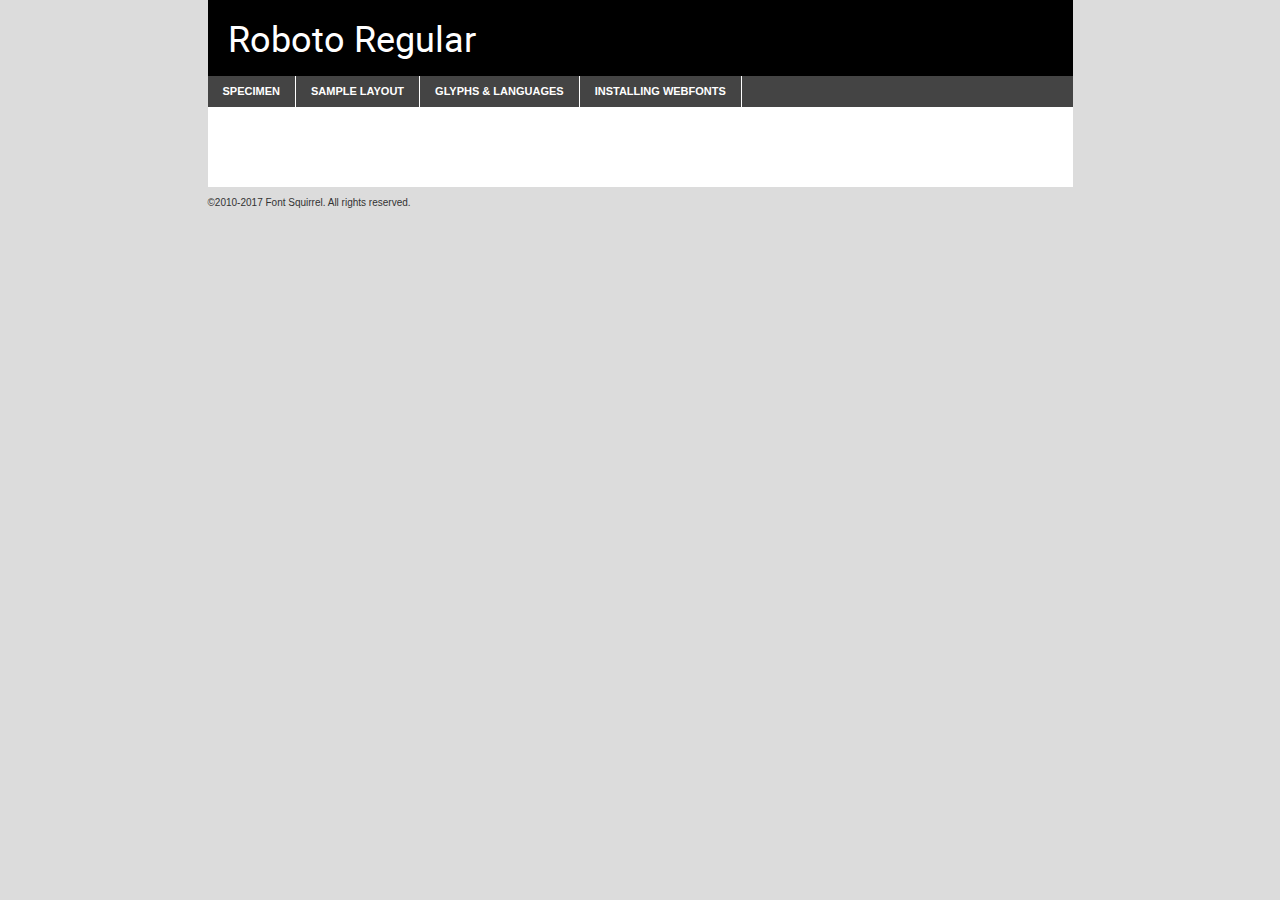
<file: css/admin_dashboard/fonts/webfontkit-20241210-203210/roboto-regular-demo.html>
<!DOCTYPE html PUBLIC "-//W3C//DTD XHTML 1.0 Transitional//EN"
        "http://www.w3.org/TR/xhtml1/DTD/xhtml1-transitional.dtd">

<html xmlns="http://www.w3.org/1999/xhtml" xml:lang="en" lang="en">
<head>
    <meta http-equiv="Content-Type" content="text/html; charset=utf-8"/>
    <script src="http://ajax.googleapis.com/ajax/libs/jquery/1.7.2/jquery.min.js" type="text/javascript" charset="utf-8"></script>
    <script type="text/javascript">
		(function($) {
			$.fn.easyTabs = function(option) {
				var param = jQuery.extend({ fadeSpeed: 'fast', defaultContent: 1, activeClass: 'active' }, option);
				$(this).each(function() {
					var thisId = '#' + this.id;
					if ( param.defaultContent == '' )
					{
						param.defaultContent = 1;
					}
					if ( typeof param.defaultContent == 'number' )
					{
						var defaultTab = $(thisId + ' .tabs li:eq(' + (param.defaultContent - 1) + ') a').attr('href').substr(1);
					}
					else
					{
						var defaultTab = param.defaultContent;
					}
					$(thisId + ' .tabs li a').each(function() {
						var tabToHide = $(this).attr('href').substr(1);
						$('#' + tabToHide).addClass('easytabs-tab-content');
					});
					hideAll();
					changeContent(defaultTab);

					function hideAll() {$(thisId + ' .easytabs-tab-content').hide();}

					function changeContent(tabId)
					{
						hideAll();
						$(thisId + ' .tabs li').removeClass(param.activeClass);
						$(thisId + ' .tabs li a[href=#' + tabId + ']').closest('li').addClass(param.activeClass);
						if ( param.fadeSpeed != 'none' )
						{
							$(thisId + ' #' + tabId).fadeIn(param.fadeSpeed);
						}
						else
						{
							$(thisId + ' #' + tabId).show();
						}
					}

					$(thisId + ' .tabs li').click(function() {
						var tabId = $(this).find('a').attr('href').substr(1);
						changeContent(tabId);
						return false;
					});
				});
			}
		})(jQuery);
    </script>
    <link rel="stylesheet" href="specimen_files/specimen_stylesheet.css" type="text/css" charset="utf-8"/>
    <link rel="stylesheet" href="stylesheet.css" type="text/css" charset="utf-8"/>

    <style type="text/css">
        		body {
			font-family: 'robotoregular';
        		}

            </style>

    <title>Roboto Regular Specimen</title>


    <script type="text/javascript" charset="utf-8">
		$(document).ready(function() {
			$('#container').easyTabs({ defaultContent: 1 });
		});
    </script>
</head>

<body>
<div id="container">
    <div id="header">
		Roboto Regular    </div>
    <ul class="tabs">
        <li><a href="#specimen">Specimen</a></li>
        <li><a href="#layout">Sample Layout</a></li>
		        <li><a href="#glyphs">Glyphs &amp; Languages</a></li>
        <li><a href="#installing">Installing Webfonts</a></li>

    </ul>

    <div id="main_content">


        <div id="specimen">

            <div class="section">
                <div class="grid12 firstcol">
                    <div class="huge">AaBb</div>
                </div>
            </div>

            <div class="section">
                <div class="glyph_range">A&#x200B;B&#x200b;C&#x200b;D&#x200b;E&#x200b;F&#x200b;G&#x200b;H&#x200b;I&#x200b;J&#x200b;K&#x200b;L&#x200b;M&#x200b;N&#x200b;O&#x200b;P&#x200b;Q&#x200b;R&#x200b;S&#x200b;T&#x200b;U&#x200b;V&#x200b;W&#x200b;X&#x200b;Y&#x200b;Z&#x200b;a&#x200b;b&#x200b;c&#x200b;d&#x200b;e&#x200b;f&#x200b;g&#x200b;h&#x200b;i&#x200b;j&#x200b;k&#x200b;l&#x200b;m&#x200b;n&#x200b;o&#x200b;p&#x200b;q&#x200b;r&#x200b;s&#x200b;t&#x200b;u&#x200b;v&#x200b;w&#x200b;x&#x200b;y&#x200b;z&#x200b;1&#x200b;2&#x200b;3&#x200b;4&#x200b;5&#x200b;6&#x200b;7&#x200b;8&#x200b;9&#x200b;0&#x200b;&amp;&#x200b;.&#x200b;,&#x200b;?&#x200b;!&#x200b;&#64;&#x200b;(&#x200b;)&#x200b;#&#x200b;$&#x200b;%&#x200b;*&#x200b;+&#x200b;-&#x200b;=&#x200b;:&#x200b;;</div>
            </div>
            <div class="section">
                <div class="grid12 firstcol">
                    <table class="sample_table">
                        <tr>
                            <td>10</td>
                            <td class="size10">abcdefghijklmnopqrstuvwxyzABCDEFGHIJKLMNOPQRSTUVWXYZ0123456789abcdefghijklmnopqrstuvwxyzABCDEFGHIJKLMNOPQRSTUVWXYZ0123456789abcdefghijklmnopqrstuvwxyzABCDEFGHIJKLMNOPQRSTUVWXYZ</td>
                        </tr>
                        <tr>
                            <td>11</td>
                            <td class="size11">abcdefghijklmnopqrstuvwxyzABCDEFGHIJKLMNOPQRSTUVWXYZ0123456789abcdefghijklmnopqrstuvwxyzABCDEFGHIJKLMNOPQRSTUVWXYZ0123456789abcdefghijklmnopqrstuvwxyzABCDEFGHIJKLMNOPQRSTUVWXYZ</td>
                        </tr>
                        <tr>
                            <td>12</td>
                            <td class="size12">abcdefghijklmnopqrstuvwxyzABCDEFGHIJKLMNOPQRSTUVWXYZ0123456789abcdefghijklmnopqrstuvwxyzABCDEFGHIJKLMNOPQRSTUVWXYZ0123456789abcdefghijklmnopqrstuvwxyzABCDEFGHIJKLMNOPQRSTUVWXYZ</td>
                        </tr>
                        <tr>
                            <td>13</td>
                            <td class="size13">abcdefghijklmnopqrstuvwxyzABCDEFGHIJKLMNOPQRSTUVWXYZ0123456789abcdefghijklmnopqrstuvwxyzABCDEFGHIJKLMNOPQRSTUVWXYZ0123456789abcdefghijklmnopqrstuvwxyzABCDEFGHIJKLMNOPQRSTUVWXYZ</td>
                        </tr>
                        <tr>
                            <td>14</td>
                            <td class="size14">abcdefghijklmnopqrstuvwxyzABCDEFGHIJKLMNOPQRSTUVWXYZ0123456789abcdefghijklmnopqrstuvwxyzABCDEFGHIJKLMNOPQRSTUVWXYZ0123456789abcdefghijklmnopqrstuvwxyzABCDEFGHIJKLMNOPQRSTUVWXYZ</td>
                        </tr>
                        <tr>
                            <td>16</td>
                            <td class="size16">abcdefghijklmnopqrstuvwxyzABCDEFGHIJKLMNOPQRSTUVWXYZ0123456789abcdefghijklmnopqrstuvwxyzABCDEFGHIJKLMNOPQRSTUVWXYZ</td>
                        </tr>
                        <tr>
                            <td>18</td>
                            <td class="size18">abcdefghijklmnopqrstuvwxyzABCDEFGHIJKLMNOPQRSTUVWXYZ0123456789abcdefghijklmnopqrstuvwxyzABCDEFGHIJKLMNOPQRSTUVWXYZ</td>
                        </tr>
                        <tr>
                            <td>20</td>
                            <td class="size20">abcdefghijklmnopqrstuvwxyzABCDEFGHIJKLMNOPQRSTUVWXYZ0123456789abcdefghijklmnopqrstuvwxyzABCDEFGHIJKLMNOPQRSTUVWXYZ</td>
                        </tr>
                        <tr>
                            <td>24</td>
                            <td class="size24">abcdefghijklmnopqrstuvwxyzABCDEFGHIJKLMNOPQRSTUVWXYZ0123456789abcdefghijklmnopqrstuvwxyzABCDEFGHIJKLMNOPQRSTUVWXYZ</td>
                        </tr>
                        <tr>
                            <td>30</td>
                            <td class="size30">abcdefghijklmnopqrstuvwxyzABCDEFGHIJKLMNOPQRSTUVWXYZ0123456789abcdefghijklmnopqrstuvwxyzABCDEFGHIJKLMNOPQRSTUVWXYZ</td>
                        </tr>
                        <tr>
                            <td>36</td>
                            <td class="size36">abcdefghijklmnopqrstuvwxyzABCDEFGHIJKLMNOPQRSTUVWXYZ0123456789abcdefghijklmnopqrstuvwxyzABCDEFGHIJKLMNOPQRSTUVWXYZ</td>
                        </tr>
                        <tr>
                            <td>48</td>
                            <td class="size48">abcdefghijklmnopqrstuvwxyzABCDEFGHIJKLMNOPQRSTUVWXYZ0123456789abcdefghijklmnopqrstuvwxyzABCDEFGHIJKLMNOPQRSTUVWXYZ</td>
                        </tr>
                        <tr>
                            <td>60</td>
                            <td class="size60">abcdefghijklmnopqrstuvwxyzABCDEFGHIJKLMNOPQRSTUVWXYZ0123456789abcdefghijklmnopqrstuvwxyzABCDEFGHIJKLMNOPQRSTUVWXYZ</td>
                        </tr>
                        <tr>
                            <td>72</td>
                            <td class="size72">abcdefghijklmnopqrstuvwxyzABCDEFGHIJKLMNOPQRSTUVWXYZ0123456789abcdefghijklmnopqrstuvwxyzABCDEFGHIJKLMNOPQRSTUVWXYZ</td>
                        </tr>
                        <tr>
                            <td>90</td>
                            <td class="size90">abcdefghijklmnopqrstuvwxyzABCDEFGHIJKLMNOPQRSTUVWXYZ0123456789abcdefghijklmnopqrstuvwxyzABCDEFGHIJKLMNOPQRSTUVWXYZ</td>
                        </tr>
                    </table>

                </div>

            </div>


            <div class="section" id="bodycomparison">


                <div id="xheight">
                    <div class="fontbody">&#x25FC;&#x25FC;&#x25FC;&#x25FC;&#x25FC;&#x25FC;&#x25FC;&#x25FC;&#x25FC;&#x25FC;&#x25FC;&#x25FC;&#x25FC;&#x25FC;&#x25FC;&#x25FC;&#x25FC;&#x25FC;&#x25FC;&#x25FC;&#x25FC;&#x25FC;&#x25FC;&#x25FC;&#x25FC;&#x25FC;&#x25FC;&#x25FC;&#x25FC;&#x25FC;&#x25FC;&#x25FC;&#x25FC;&#x25FC;&#x25FC;&#x25FC;&#x25FC;&#x25FC;&#x25FC;&#x25FC;&#x25FC;&#x25FC;&#x25FC;&#x25FC;&#x25FC;&#x25FC;&#x25FC;&#x25FC;&#x25FC;&#x25FC;&#x25FC;&#x25FC;&#x25FC;&#x25FC;&#x25FC;&#x25FC;&#x25FC;&#x25FC;&#x25FC;&#x25FC;&#x25FC;&#x25FC;&#x25FC;&#x25FC;&#x25FC;&#x25FC;&#x25FC;&#x25FC;&#x25FC;&#x25FC;&#x25FC;&#x25FC;&#x25FC;&#x25FC;&#x25FC;&#x25FC;&#x25FC;&#x25FC;&#x25FC;&#x25FC;&#x25FC;&#x25FC;&#x25FC;&#x25FC;&#x25FC;&#x25FC;&#x25FC;&#x25FC;&#x25FC;&#x25FC;&#x25FC;&#x25FC;&#x25FC;&#x25FC;&#x25FC;&#x25FC;&#x25FC;&#x25FC;&#x25FC;body</div>
                    <div class="arialbody">body</div>
                    <div class="verdanabody">body</div>
                    <div class="georgiabody">body</div>
                </div>
                <div class="fontbody" style="z-index:1">
                    body<span>Roboto Regular</span>
                </div>
                <div class="arialbody" style="z-index:1">
                    body<span>Arial</span>
                </div>
                <div class="verdanabody" style="z-index:1">
                    body<span>Verdana</span>
                </div>
                <div class="georgiabody" style="z-index:1">
                    body<span>Georgia</span>
                </div>


            </div>


            <div class="section psample psample_row1" id="">

                <div class="grid2 firstcol">
                    <p class="size10"><span>10.</span>Aenean lacinia bibendum nulla sed consectetur. Fusce dapibus, tellus ac cursus commodo, tortor mauris condimentum nibh, ut fermentum massa justo sit amet risus. Nullam id dolor id nibh ultricies vehicula ut id elit. Cum sociis natoque penatibus et magnis dis parturient montes, nascetur ridiculus mus. Nulla vitae elit libero, a pharetra augue.</p>

                </div>
                <div class="grid3">
                    <p class="size11"><span>11.</span>Aenean lacinia bibendum nulla sed consectetur. Fusce dapibus, tellus ac cursus commodo, tortor mauris condimentum nibh, ut fermentum massa justo sit amet risus. Nullam id dolor id nibh ultricies vehicula ut id elit. Cum sociis natoque penatibus et magnis dis parturient montes, nascetur ridiculus mus. Nulla vitae elit libero, a pharetra augue.</p>

                </div>
                <div class="grid3">
                    <p class="size12"><span>12.</span>Aenean lacinia bibendum nulla sed consectetur. Fusce dapibus, tellus ac cursus commodo, tortor mauris condimentum nibh, ut fermentum massa justo sit amet risus. Nullam id dolor id nibh ultricies vehicula ut id elit. Cum sociis natoque penatibus et magnis dis parturient montes, nascetur ridiculus mus. Nulla vitae elit libero, a pharetra augue.</p>

                </div>
                <div class="grid4">
                    <p class="size13"><span>13.</span>Aenean lacinia bibendum nulla sed consectetur. Fusce dapibus, tellus ac cursus commodo, tortor mauris condimentum nibh, ut fermentum massa justo sit amet risus. Nullam id dolor id nibh ultricies vehicula ut id elit. Cum sociis natoque penatibus et magnis dis parturient montes, nascetur ridiculus mus. Nulla vitae elit libero, a pharetra augue.</p>

                </div>
                <div class="white_blend"></div>

            </div>
            <div class="section psample psample_row2" id="">
                <div class="grid3 firstcol">
                    <p class="size14"><span>14.</span>Aenean lacinia bibendum nulla sed consectetur. Fusce dapibus, tellus ac cursus commodo, tortor mauris condimentum nibh, ut fermentum massa justo sit amet risus. Nullam id dolor id nibh ultricies vehicula ut id elit. Cum sociis natoque penatibus et magnis dis parturient montes, nascetur ridiculus mus. Nulla vitae elit libero, a pharetra augue.</p>

                </div>
                <div class="grid4">
                    <p class="size16"><span>16.</span>Aenean lacinia bibendum nulla sed consectetur. Fusce dapibus, tellus ac cursus commodo, tortor mauris condimentum nibh, ut fermentum massa justo sit amet risus. Nullam id dolor id nibh ultricies vehicula ut id elit. Cum sociis natoque penatibus et magnis dis parturient montes, nascetur ridiculus mus. Nulla vitae elit libero, a pharetra augue.</p>

                </div>
                <div class="grid5">
                    <p class="size18"><span>18.</span>Aenean lacinia bibendum nulla sed consectetur. Fusce dapibus, tellus ac cursus commodo, tortor mauris condimentum nibh, ut fermentum massa justo sit amet risus. Nullam id dolor id nibh ultricies vehicula ut id elit. Cum sociis natoque penatibus et magnis dis parturient montes, nascetur ridiculus mus. Nulla vitae elit libero, a pharetra augue.</p>

                </div>

                <div class="white_blend"></div>

            </div>

            <div class="section psample psample_row3" id="">
                <div class="grid5 firstcol">
                    <p class="size20"><span>20.</span>Aenean lacinia bibendum nulla sed consectetur. Fusce dapibus, tellus ac cursus commodo, tortor mauris condimentum nibh, ut fermentum massa justo sit amet risus. Nullam id dolor id nibh ultricies vehicula ut id elit. Cum sociis natoque penatibus et magnis dis parturient montes, nascetur ridiculus mus. Nulla vitae elit libero, a pharetra augue.</p>
                </div>
                <div class="grid7">
                    <p class="size24"><span>24.</span>Aenean lacinia bibendum nulla sed consectetur. Fusce dapibus, tellus ac cursus commodo, tortor mauris condimentum nibh, ut fermentum massa justo sit amet risus. Nullam id dolor id nibh ultricies vehicula ut id elit. Cum sociis natoque penatibus et magnis dis parturient montes, nascetur ridiculus mus. Nulla vitae elit libero, a pharetra augue.</p>
                </div>

                <div class="white_blend"></div>

            </div>

            <div class="section psample psample_row4" id="">
                <div class="grid12 firstcol">
                    <p class="size30"><span>30.</span>Aenean lacinia bibendum nulla sed consectetur. Fusce dapibus, tellus ac cursus commodo, tortor mauris condimentum nibh, ut fermentum massa justo sit amet risus. Nullam id dolor id nibh ultricies vehicula ut id elit. Cum sociis natoque penatibus et magnis dis parturient montes, nascetur ridiculus mus. Nulla vitae elit libero, a pharetra augue.</p>
                </div>
                <div class="white_blend"></div>

            </div>


            <div class="section psample psample_row1 fullreverse">
                <div class="grid2 firstcol">
                    <p class="size10"><span>10.</span>Aenean lacinia bibendum nulla sed consectetur. Fusce dapibus, tellus ac cursus commodo, tortor mauris condimentum nibh, ut fermentum massa justo sit amet risus. Nullam id dolor id nibh ultricies vehicula ut id elit. Cum sociis natoque penatibus et magnis dis parturient montes, nascetur ridiculus mus. Nulla vitae elit libero, a pharetra augue.</p>

                </div>
                <div class="grid3">
                    <p class="size11"><span>11.</span>Aenean lacinia bibendum nulla sed consectetur. Fusce dapibus, tellus ac cursus commodo, tortor mauris condimentum nibh, ut fermentum massa justo sit amet risus. Nullam id dolor id nibh ultricies vehicula ut id elit. Cum sociis natoque penatibus et magnis dis parturient montes, nascetur ridiculus mus. Nulla vitae elit libero, a pharetra augue.</p>

                </div>
                <div class="grid3">
                    <p class="size12"><span>12.</span>Aenean lacinia bibendum nulla sed consectetur. Fusce dapibus, tellus ac cursus commodo, tortor mauris condimentum nibh, ut fermentum massa justo sit amet risus. Nullam id dolor id nibh ultricies vehicula ut id elit. Cum sociis natoque penatibus et magnis dis parturient montes, nascetur ridiculus mus. Nulla vitae elit libero, a pharetra augue.</p>

                </div>
                <div class="grid4">
                    <p class="size13"><span>13.</span>Aenean lacinia bibendum nulla sed consectetur. Fusce dapibus, tellus ac cursus commodo, tortor mauris condimentum nibh, ut fermentum massa justo sit amet risus. Nullam id dolor id nibh ultricies vehicula ut id elit. Cum sociis natoque penatibus et magnis dis parturient montes, nascetur ridiculus mus. Nulla vitae elit libero, a pharetra augue.</p>

                </div>
                <div class="black_blend"></div>

            </div>

            <div class="section psample psample_row2 fullreverse">
                <div class="grid3 firstcol">
                    <p class="size14"><span>14.</span>Aenean lacinia bibendum nulla sed consectetur. Fusce dapibus, tellus ac cursus commodo, tortor mauris condimentum nibh, ut fermentum massa justo sit amet risus. Nullam id dolor id nibh ultricies vehicula ut id elit. Cum sociis natoque penatibus et magnis dis parturient montes, nascetur ridiculus mus. Nulla vitae elit libero, a pharetra augue.</p>

                </div>
                <div class="grid4">
                    <p class="size16"><span>16.</span>Aenean lacinia bibendum nulla sed consectetur. Fusce dapibus, tellus ac cursus commodo, tortor mauris condimentum nibh, ut fermentum massa justo sit amet risus. Nullam id dolor id nibh ultricies vehicula ut id elit. Cum sociis natoque penatibus et magnis dis parturient montes, nascetur ridiculus mus. Nulla vitae elit libero, a pharetra augue.</p>

                </div>
                <div class="grid5">
                    <p class="size18"><span>18.</span>Aenean lacinia bibendum nulla sed consectetur. Fusce dapibus, tellus ac cursus commodo, tortor mauris condimentum nibh, ut fermentum massa justo sit amet risus. Nullam id dolor id nibh ultricies vehicula ut id elit. Cum sociis natoque penatibus et magnis dis parturient montes, nascetur ridiculus mus. Nulla vitae elit libero, a pharetra augue.</p>

                </div>
                <div class="black_blend"></div>

            </div>

            <div class="section psample fullreverse psample_row3" id="">
                <div class="grid5 firstcol">
                    <p class="size20"><span>20.</span>Aenean lacinia bibendum nulla sed consectetur. Fusce dapibus, tellus ac cursus commodo, tortor mauris condimentum nibh, ut fermentum massa justo sit amet risus. Nullam id dolor id nibh ultricies vehicula ut id elit. Cum sociis natoque penatibus et magnis dis parturient montes, nascetur ridiculus mus. Nulla vitae elit libero, a pharetra augue.</p>
                </div>
                <div class="grid7">
                    <p class="size24"><span>24.</span>Aenean lacinia bibendum nulla sed consectetur. Fusce dapibus, tellus ac cursus commodo, tortor mauris condimentum nibh, ut fermentum massa justo sit amet risus. Nullam id dolor id nibh ultricies vehicula ut id elit. Cum sociis natoque penatibus et magnis dis parturient montes, nascetur ridiculus mus. Nulla vitae elit libero, a pharetra augue.</p>
                </div>

                <div class="black_blend"></div>

            </div>

            <div class="section psample fullreverse psample_row4" id="" style="border-bottom: 20px #000 solid;">
                <div class="grid12 firstcol">
                    <p class="size30"><span>30.</span>Aenean lacinia bibendum nulla sed consectetur. Fusce dapibus, tellus ac cursus commodo, tortor mauris condimentum nibh, ut fermentum massa justo sit amet risus. Nullam id dolor id nibh ultricies vehicula ut id elit. Cum sociis natoque penatibus et magnis dis parturient montes, nascetur ridiculus mus. Nulla vitae elit libero, a pharetra augue.</p>
                </div>
                <div class="black_blend"></div>

            </div>


        </div>

        <div id="layout">

            <div class="section">

                <div class="grid12 firstcol">
                    <h1>Lorem Ipsum Dolor</h1>
                    <h2>Etiam porta sem malesuada magna mollis euismod</h2>

                    <p class="byline">By <a href="#link">Aenean Lacinia</a></p>
                </div>
            </div>
            <div class="section">
                <div class="grid8 firstcol">
                    <p class="large">Donec sed odio dui. Morbi leo risus, porta ac consectetur ac, vestibulum at eros. Fusce dapibus, tellus ac cursus commodo, tortor mauris condimentum nibh, ut fermentum massa justo sit amet risus. </p>


                    <h3>Pellentesque ornare sem</h3>

                    <p>Maecenas sed diam eget risus varius blandit sit amet non magna. Maecenas faucibus mollis interdum. Donec ullamcorper nulla non metus auctor fringilla. Nullam id dolor id nibh ultricies vehicula ut id elit. Nullam id dolor id nibh ultricies vehicula ut id elit. </p>

                    <p>Aenean eu leo quam. Pellentesque ornare sem lacinia quam venenatis vestibulum. Lorem ipsum dolor sit amet, consectetur adipiscing elit. Cum sociis natoque penatibus et magnis dis parturient montes, nascetur ridiculus mus. </p>

                    <p>Nulla vitae elit libero, a pharetra augue. Praesent commodo cursus magna, vel scelerisque nisl consectetur et. Aenean lacinia bibendum nulla sed consectetur. </p>

                    <p>Nullam quis risus eget urna mollis ornare vel eu leo. Nullam quis risus eget urna mollis ornare vel eu leo. Maecenas sed diam eget risus varius blandit sit amet non magna. Donec ullamcorper nulla non metus auctor fringilla. </p>

                    <h3>Cras mattis consectetur</h3>

                    <p>Aenean eu leo quam. Pellentesque ornare sem lacinia quam venenatis vestibulum. Aenean lacinia bibendum nulla sed consectetur. Integer posuere erat a ante venenatis dapibus posuere velit aliquet. Cras mattis consectetur purus sit amet fermentum. </p>

                    <p>Nullam id dolor id nibh ultricies vehicula ut id elit. Nullam quis risus eget urna mollis ornare vel eu leo. Cras mattis consectetur purus sit amet fermentum.</p>
                </div>

                <div class="grid4 sidebar">

                    <div class="box reverse">
                        <p class="last">Nullam quis risus eget urna mollis ornare vel eu leo. Donec ullamcorper nulla non metus auctor fringilla. Cras mattis consectetur purus sit amet fermentum. Sed posuere consectetur est at lobortis. Lorem ipsum dolor sit amet, consectetur adipiscing elit. </p>
                    </div>

                    <p class="caption">Maecenas sed diam eget risus varius.</p>

                    <p>Vestibulum id ligula porta felis euismod semper. Integer posuere erat a ante venenatis dapibus posuere velit aliquet. Vestibulum id ligula porta felis euismod semper. Sed posuere consectetur est at lobortis. Maecenas sed diam eget risus varius blandit sit amet non magna. Fusce dapibus, tellus ac cursus commodo, tortor mauris condimentum nibh, ut fermentum massa justo sit amet risus. </p>


                    <p>Duis mollis, est non commodo luctus, nisi erat porttitor ligula, eget lacinia odio sem nec elit. Aenean lacinia bibendum nulla sed consectetur. Vivamus sagittis lacus vel augue laoreet rutrum faucibus dolor auctor. Aenean lacinia bibendum nulla sed consectetur. Nullam quis risus eget urna mollis ornare vel eu leo. </p>

                    <p>Praesent commodo cursus magna, vel scelerisque nisl consectetur et. Donec ullamcorper nulla non metus auctor fringilla. Maecenas faucibus mollis interdum. Fusce dapibus, tellus ac cursus commodo, tortor mauris condimentum nibh, ut fermentum massa justo sit amet risus. </p>

                </div>
            </div>

        </div>


		

        <div id="glyphs">
            <div class="section">
                <div class="grid12 firstcol">

                    <h1>Language Support</h1>
                    <p>The subset of Roboto Regular in this kit supports the following languages:<br/>

						Albanian, Basque, Breton, Chamorro, Danish, Dutch, English, Faroese, Finnish, French, Frisian, Galician, German, Icelandic, Italian, Malagasy, Norwegian, Portuguese, Spanish, Alsatian, Aragonese, Arapaho, Arrernte, Asturian, Aymara, Bislama, Cebuano, Corsican, Fijian, French_creole, Genoese, Gilbertese, Greenlandic, Haitian_creole, Hiligaynon, Hmong, Hopi, Ibanag, Iloko_ilokano, Indonesian, Interglossa_glosa, Interlingua, Irish_gaelic, Jerriais, Lojban, Lombard, Luxembourgeois, Manx, Mohawk, Norfolk_pitcairnese, Occitan, Oromo, Pangasinan, Papiamento, Piedmontese, Potawatomi, Rhaeto-romance, Romansh, Rotokas, Sami_lule, Samoan, Sardinian, Scots_gaelic, Seychelles_creole, Shona, Sicilian, Somali, Southern_ndebele, Swahili, Swati_swazi, Tagalog_filipino_pilipino, Tetum, Tok_pisin, Uyghur_latinized, Volapuk, Walloon, Warlpiri, Xhosa, Yapese, Zulu, Latinbasic, Ubasic, Demo                    </p>
                    <h1>Glyph Chart</h1>
                    <p>The subset of Roboto Regular in this kit includes all the glyphs listed below. Unicode entities are included above each glyph to help you insert individual characters into your layout.</p>
                    <div id="glyph_chart">

																																	                                <div><p>&amp;#2;</p>&#2;</div>
																				                                <div><p>&amp;#13;</p>&#13;</div>
																				                                <div><p>&amp;#32;</p>&#32;</div>
																				                                <div><p>&amp;#33;</p>&#33;</div>
																				                                <div><p>&amp;#34;</p>&#34;</div>
																				                                <div><p>&amp;#35;</p>&#35;</div>
																				                                <div><p>&amp;#36;</p>&#36;</div>
																				                                <div><p>&amp;#37;</p>&#37;</div>
																				                                <div><p>&amp;#38;</p>&#38;</div>
																				                                <div><p>&amp;#39;</p>&#39;</div>
																				                                <div><p>&amp;#40;</p>&#40;</div>
																				                                <div><p>&amp;#41;</p>&#41;</div>
																				                                <div><p>&amp;#42;</p>&#42;</div>
																				                                <div><p>&amp;#43;</p>&#43;</div>
																				                                <div><p>&amp;#44;</p>&#44;</div>
																				                                <div><p>&amp;#45;</p>&#45;</div>
																				                                <div><p>&amp;#46;</p>&#46;</div>
																				                                <div><p>&amp;#47;</p>&#47;</div>
																				                                <div><p>&amp;#48;</p>&#48;</div>
																				                                <div><p>&amp;#49;</p>&#49;</div>
																				                                <div><p>&amp;#50;</p>&#50;</div>
																				                                <div><p>&amp;#51;</p>&#51;</div>
																				                                <div><p>&amp;#52;</p>&#52;</div>
																				                                <div><p>&amp;#53;</p>&#53;</div>
																				                                <div><p>&amp;#54;</p>&#54;</div>
																				                                <div><p>&amp;#55;</p>&#55;</div>
																				                                <div><p>&amp;#56;</p>&#56;</div>
																				                                <div><p>&amp;#57;</p>&#57;</div>
																				                                <div><p>&amp;#58;</p>&#58;</div>
																				                                <div><p>&amp;#59;</p>&#59;</div>
																				                                <div><p>&amp;#60;</p>&#60;</div>
																				                                <div><p>&amp;#61;</p>&#61;</div>
																				                                <div><p>&amp;#62;</p>&#62;</div>
																				                                <div><p>&amp;#63;</p>&#63;</div>
																				                                <div><p>&amp;#64;</p>&#64;</div>
																				                                <div><p>&amp;#65;</p>&#65;</div>
																				                                <div><p>&amp;#66;</p>&#66;</div>
																				                                <div><p>&amp;#67;</p>&#67;</div>
																				                                <div><p>&amp;#68;</p>&#68;</div>
																				                                <div><p>&amp;#69;</p>&#69;</div>
																				                                <div><p>&amp;#70;</p>&#70;</div>
																				                                <div><p>&amp;#71;</p>&#71;</div>
																				                                <div><p>&amp;#72;</p>&#72;</div>
																				                                <div><p>&amp;#73;</p>&#73;</div>
																				                                <div><p>&amp;#74;</p>&#74;</div>
																				                                <div><p>&amp;#75;</p>&#75;</div>
																				                                <div><p>&amp;#76;</p>&#76;</div>
																				                                <div><p>&amp;#77;</p>&#77;</div>
																				                                <div><p>&amp;#78;</p>&#78;</div>
																				                                <div><p>&amp;#79;</p>&#79;</div>
																				                                <div><p>&amp;#80;</p>&#80;</div>
																				                                <div><p>&amp;#81;</p>&#81;</div>
																				                                <div><p>&amp;#82;</p>&#82;</div>
																				                                <div><p>&amp;#83;</p>&#83;</div>
																				                                <div><p>&amp;#84;</p>&#84;</div>
																				                                <div><p>&amp;#85;</p>&#85;</div>
																				                                <div><p>&amp;#86;</p>&#86;</div>
																				                                <div><p>&amp;#87;</p>&#87;</div>
																				                                <div><p>&amp;#88;</p>&#88;</div>
																				                                <div><p>&amp;#89;</p>&#89;</div>
																				                                <div><p>&amp;#90;</p>&#90;</div>
																				                                <div><p>&amp;#91;</p>&#91;</div>
																				                                <div><p>&amp;#92;</p>&#92;</div>
																				                                <div><p>&amp;#93;</p>&#93;</div>
																				                                <div><p>&amp;#94;</p>&#94;</div>
																				                                <div><p>&amp;#95;</p>&#95;</div>
																				                                <div><p>&amp;#96;</p>&#96;</div>
																				                                <div><p>&amp;#97;</p>&#97;</div>
																				                                <div><p>&amp;#98;</p>&#98;</div>
																				                                <div><p>&amp;#99;</p>&#99;</div>
																				                                <div><p>&amp;#100;</p>&#100;</div>
																				                                <div><p>&amp;#101;</p>&#101;</div>
																				                                <div><p>&amp;#102;</p>&#102;</div>
																				                                <div><p>&amp;#103;</p>&#103;</div>
																				                                <div><p>&amp;#104;</p>&#104;</div>
																				                                <div><p>&amp;#105;</p>&#105;</div>
																				                                <div><p>&amp;#106;</p>&#106;</div>
																				                                <div><p>&amp;#107;</p>&#107;</div>
																				                                <div><p>&amp;#108;</p>&#108;</div>
																				                                <div><p>&amp;#109;</p>&#109;</div>
																				                                <div><p>&amp;#110;</p>&#110;</div>
																				                                <div><p>&amp;#111;</p>&#111;</div>
																				                                <div><p>&amp;#112;</p>&#112;</div>
																				                                <div><p>&amp;#113;</p>&#113;</div>
																				                                <div><p>&amp;#114;</p>&#114;</div>
																				                                <div><p>&amp;#115;</p>&#115;</div>
																				                                <div><p>&amp;#116;</p>&#116;</div>
																				                                <div><p>&amp;#117;</p>&#117;</div>
																				                                <div><p>&amp;#118;</p>&#118;</div>
																				                                <div><p>&amp;#119;</p>&#119;</div>
																				                                <div><p>&amp;#120;</p>&#120;</div>
																				                                <div><p>&amp;#121;</p>&#121;</div>
																				                                <div><p>&amp;#122;</p>&#122;</div>
																				                                <div><p>&amp;#123;</p>&#123;</div>
																				                                <div><p>&amp;#124;</p>&#124;</div>
																				                                <div><p>&amp;#125;</p>&#125;</div>
																				                                <div><p>&amp;#126;</p>&#126;</div>
																				                                <div><p>&amp;#160;</p>&#160;</div>
																				                                <div><p>&amp;#161;</p>&#161;</div>
																				                                <div><p>&amp;#162;</p>&#162;</div>
																				                                <div><p>&amp;#163;</p>&#163;</div>
																				                                <div><p>&amp;#164;</p>&#164;</div>
																				                                <div><p>&amp;#165;</p>&#165;</div>
																				                                <div><p>&amp;#166;</p>&#166;</div>
																				                                <div><p>&amp;#167;</p>&#167;</div>
																				                                <div><p>&amp;#168;</p>&#168;</div>
																				                                <div><p>&amp;#169;</p>&#169;</div>
																				                                <div><p>&amp;#170;</p>&#170;</div>
																				                                <div><p>&amp;#171;</p>&#171;</div>
																				                                <div><p>&amp;#172;</p>&#172;</div>
																				                                <div><p>&amp;#173;</p>&#173;</div>
																				                                <div><p>&amp;#174;</p>&#174;</div>
																				                                <div><p>&amp;#175;</p>&#175;</div>
																				                                <div><p>&amp;#176;</p>&#176;</div>
																				                                <div><p>&amp;#177;</p>&#177;</div>
																				                                <div><p>&amp;#178;</p>&#178;</div>
																				                                <div><p>&amp;#179;</p>&#179;</div>
																				                                <div><p>&amp;#180;</p>&#180;</div>
																				                                <div><p>&amp;#181;</p>&#181;</div>
																				                                <div><p>&amp;#182;</p>&#182;</div>
																				                                <div><p>&amp;#183;</p>&#183;</div>
																				                                <div><p>&amp;#184;</p>&#184;</div>
																				                                <div><p>&amp;#185;</p>&#185;</div>
																				                                <div><p>&amp;#186;</p>&#186;</div>
																				                                <div><p>&amp;#187;</p>&#187;</div>
																				                                <div><p>&amp;#188;</p>&#188;</div>
																				                                <div><p>&amp;#189;</p>&#189;</div>
																				                                <div><p>&amp;#190;</p>&#190;</div>
																				                                <div><p>&amp;#191;</p>&#191;</div>
																				                                <div><p>&amp;#192;</p>&#192;</div>
																				                                <div><p>&amp;#193;</p>&#193;</div>
																				                                <div><p>&amp;#194;</p>&#194;</div>
																				                                <div><p>&amp;#195;</p>&#195;</div>
																				                                <div><p>&amp;#196;</p>&#196;</div>
																				                                <div><p>&amp;#197;</p>&#197;</div>
																				                                <div><p>&amp;#198;</p>&#198;</div>
																				                                <div><p>&amp;#199;</p>&#199;</div>
																				                                <div><p>&amp;#200;</p>&#200;</div>
																				                                <div><p>&amp;#201;</p>&#201;</div>
																				                                <div><p>&amp;#202;</p>&#202;</div>
																				                                <div><p>&amp;#203;</p>&#203;</div>
																				                                <div><p>&amp;#204;</p>&#204;</div>
																				                                <div><p>&amp;#205;</p>&#205;</div>
																				                                <div><p>&amp;#206;</p>&#206;</div>
																				                                <div><p>&amp;#207;</p>&#207;</div>
																				                                <div><p>&amp;#208;</p>&#208;</div>
																				                                <div><p>&amp;#209;</p>&#209;</div>
																				                                <div><p>&amp;#210;</p>&#210;</div>
																				                                <div><p>&amp;#211;</p>&#211;</div>
																				                                <div><p>&amp;#212;</p>&#212;</div>
																				                                <div><p>&amp;#213;</p>&#213;</div>
																				                                <div><p>&amp;#214;</p>&#214;</div>
																				                                <div><p>&amp;#215;</p>&#215;</div>
																				                                <div><p>&amp;#216;</p>&#216;</div>
																				                                <div><p>&amp;#217;</p>&#217;</div>
																				                                <div><p>&amp;#218;</p>&#218;</div>
																				                                <div><p>&amp;#219;</p>&#219;</div>
																				                                <div><p>&amp;#220;</p>&#220;</div>
																				                                <div><p>&amp;#221;</p>&#221;</div>
																				                                <div><p>&amp;#222;</p>&#222;</div>
																				                                <div><p>&amp;#223;</p>&#223;</div>
																				                                <div><p>&amp;#224;</p>&#224;</div>
																				                                <div><p>&amp;#225;</p>&#225;</div>
																				                                <div><p>&amp;#226;</p>&#226;</div>
																				                                <div><p>&amp;#227;</p>&#227;</div>
																				                                <div><p>&amp;#228;</p>&#228;</div>
																				                                <div><p>&amp;#229;</p>&#229;</div>
																				                                <div><p>&amp;#230;</p>&#230;</div>
																				                                <div><p>&amp;#231;</p>&#231;</div>
																				                                <div><p>&amp;#232;</p>&#232;</div>
																				                                <div><p>&amp;#233;</p>&#233;</div>
																				                                <div><p>&amp;#234;</p>&#234;</div>
																				                                <div><p>&amp;#235;</p>&#235;</div>
																				                                <div><p>&amp;#236;</p>&#236;</div>
																				                                <div><p>&amp;#237;</p>&#237;</div>
																				                                <div><p>&amp;#238;</p>&#238;</div>
																				                                <div><p>&amp;#239;</p>&#239;</div>
																				                                <div><p>&amp;#240;</p>&#240;</div>
																				                                <div><p>&amp;#241;</p>&#241;</div>
																				                                <div><p>&amp;#242;</p>&#242;</div>
																				                                <div><p>&amp;#243;</p>&#243;</div>
																				                                <div><p>&amp;#244;</p>&#244;</div>
																				                                <div><p>&amp;#245;</p>&#245;</div>
																				                                <div><p>&amp;#246;</p>&#246;</div>
																				                                <div><p>&amp;#247;</p>&#247;</div>
																				                                <div><p>&amp;#248;</p>&#248;</div>
																				                                <div><p>&amp;#249;</p>&#249;</div>
																				                                <div><p>&amp;#250;</p>&#250;</div>
																				                                <div><p>&amp;#251;</p>&#251;</div>
																				                                <div><p>&amp;#252;</p>&#252;</div>
																				                                <div><p>&amp;#253;</p>&#253;</div>
																				                                <div><p>&amp;#254;</p>&#254;</div>
																				                                <div><p>&amp;#255;</p>&#255;</div>
																				                                <div><p>&amp;#338;</p>&#338;</div>
																				                                <div><p>&amp;#339;</p>&#339;</div>
																				                                <div><p>&amp;#376;</p>&#376;</div>
																				                                <div><p>&amp;#710;</p>&#710;</div>
																				                                <div><p>&amp;#732;</p>&#732;</div>
																				                                <div><p>&amp;#8192;</p>&#8192;</div>
																				                                <div><p>&amp;#8193;</p>&#8193;</div>
																				                                <div><p>&amp;#8194;</p>&#8194;</div>
																				                                <div><p>&amp;#8195;</p>&#8195;</div>
																				                                <div><p>&amp;#8196;</p>&#8196;</div>
																				                                <div><p>&amp;#8197;</p>&#8197;</div>
																				                                <div><p>&amp;#8198;</p>&#8198;</div>
																				                                <div><p>&amp;#8199;</p>&#8199;</div>
																				                                <div><p>&amp;#8200;</p>&#8200;</div>
																				                                <div><p>&amp;#8201;</p>&#8201;</div>
																				                                <div><p>&amp;#8202;</p>&#8202;</div>
																				                                <div><p>&amp;#8208;</p>&#8208;</div>
																				                                <div><p>&amp;#8209;</p>&#8209;</div>
																				                                <div><p>&amp;#8210;</p>&#8210;</div>
																				                                <div><p>&amp;#8211;</p>&#8211;</div>
																				                                <div><p>&amp;#8212;</p>&#8212;</div>
																				                                <div><p>&amp;#8216;</p>&#8216;</div>
																				                                <div><p>&amp;#8217;</p>&#8217;</div>
																				                                <div><p>&amp;#8218;</p>&#8218;</div>
																				                                <div><p>&amp;#8220;</p>&#8220;</div>
																				                                <div><p>&amp;#8221;</p>&#8221;</div>
																				                                <div><p>&amp;#8222;</p>&#8222;</div>
																				                                <div><p>&amp;#8226;</p>&#8226;</div>
																				                                <div><p>&amp;#8230;</p>&#8230;</div>
																				                                <div><p>&amp;#8239;</p>&#8239;</div>
																				                                <div><p>&amp;#8249;</p>&#8249;</div>
																				                                <div><p>&amp;#8250;</p>&#8250;</div>
																				                                <div><p>&amp;#8287;</p>&#8287;</div>
																				                                <div><p>&amp;#8364;</p>&#8364;</div>
																				                                <div><p>&amp;#8482;</p>&#8482;</div>
																				                                <div><p>&amp;#9724;</p>&#9724;</div>
																				                                <div><p>&amp;#64257;</p>&#64257;</div>
																				                                <div><p>&amp;#64258;</p>&#64258;</div>
																				                                <div><p>&amp;#64259;</p>&#64259;</div>
																				                                <div><p>&amp;#64260;</p>&#64260;</div>
																																                    </div>
                </div>


            </div>
        </div>


        <div id="specs">

        </div>

        <div id="installing">
            <div class="section">
                <div class="grid7 firstcol">
                    <h1>Installing Webfonts</h1>

                    <p>Webfonts are supported by all major browser platforms but not all in the same way. There are currently four different font formats that must be included in order to target all browsers. This includes TTF, WOFF, EOT and SVG.</p>

                    <h2>1. Upload your webfonts</h2>
                    <p>You must upload your webfont kit to your website. They should be in or near the same directory as your CSS files.</p>

                    <h2>2. Include the webfont stylesheet</h2>
                    <p>A special CSS @font-face declaration helps the various browsers select the appropriate font it needs without causing you a bunch of headaches. Learn more about this syntax by reading the <a href="https://www.fontspring.com/blog/further-hardening-of-the-bulletproof-syntax">Fontspring blog post</a> about it. The code for it is as follows:</p>


                    <code>
                        @font-face{
                        font-family: 'MyWebFont';
                        src: url('WebFont.eot');
                        src: url('WebFont.eot?#iefix') format('embedded-opentype'),
                        url('WebFont.woff') format('woff'),
                        url('WebFont.ttf') format('truetype'),
                        url('WebFont.svg#webfont') format('svg');
                        }
                    </code>

                    <p>We've already gone ahead and generated the code for you. All you have to do is link to the stylesheet in your HTML, like this:</p>
                    <code>&lt;link rel=&quot;stylesheet&quot; href=&quot;stylesheet.css&quot; type=&quot;text/css&quot; charset=&quot;utf-8&quot; /&gt;</code>

                    <h2>3. Modify your own stylesheet</h2>
                    <p>To take advantage of your new fonts, you must tell your stylesheet to use them. Look at the original @font-face declaration above and find the property called "font-family." The name linked there will be what you use to reference the font. Prepend that webfont name to the font stack in the "font-family" property, inside the selector you want to change. For example:</p>
                    <code>p { font-family: 'WebFont', Arial, sans-serif; }</code>

                    <h2>4. Test</h2>
                    <p>Getting webfonts to work cross-browser <em>can</em> be tricky. Use the information in the sidebar to help you if you find that fonts aren't loading in a particular browser.</p>
                </div>

                <div class="grid5 sidebar">
                    <div class="box">
                        <h2>Troubleshooting<br/>Font-Face Problems</h2>
                        <p>Having trouble getting your webfonts to load in your new website? Here are some tips to sort out what might be the problem.</p>

                        <h3>Fonts not showing in any browser</h3>

                        <p>This sounds like you need to work on the plumbing. You either did not upload the fonts to the correct directory, or you did not link the fonts properly in the CSS. If you've confirmed that all this is correct and you still have a problem, take a look at your .htaccess file and see if requests are getting intercepted.</p>

                        <h3>Fonts not loading in iPhone or iPad</h3>

                        <p>The most common problem here is that you are serving the fonts from an IIS server. IIS refuses to serve files that have unknown MIME types. If that is the case, you must set the MIME type for SVG to "image/svg+xml" in the server settings. Follow these instructions from Microsoft if you need help.</p>

                        <h3>Fonts not loading in Firefox</h3>

                        <p>The primary reason for this failure? You are still using a version Firefox older than 3.5. So upgrade already! If that isn't it, then you are very likely serving fonts from a different domain. Firefox requires that all font assets be served from the same domain. Lastly it is possible that you need to add WOFF to your list of MIME types (if you are serving via IIS.)</p>

                        <h3>Fonts not loading in IE</h3>

                        <p>Are you looking at Internet Explorer on an actual Windows machine or are you cheating by using a service like Adobe BrowserLab? Many of these screenshot services do not render @font-face for IE. Best to test it on a real machine.</p>

                        <h3>Fonts not loading in IE9</h3>

                        <p>IE9, like Firefox, requires that fonts be served from the same domain as the website. Make sure that is the case.</p>
                    </div>
                </div>
            </div>

        </div>

    </div>
    <div id="footer">
        <p>&copy;2010-2017 Font Squirrel. All rights reserved.</p>
    </div>
</div>
</body>
</html>
</file>
<file: calculator/styles.css>
body {
    text-align: center;
}

#mainContainer {
    display: flex;
    flex-direction: column;
    background-color: lightgray;
    margin: auto;
    width: 500px;
    height: 700px;
    border-radius: 5px;
}

#outputContainer {
    display: flex;
    flex: 1;
    background-color: white;
    border-radius: 10px;
    margin: 15px;
}

#output {
    flex: 1;
    text-align: right;
    font-size: 30px;
    font-family: 'Segoe UI', Tahoma, Geneva, Verdana, sans-serif;
    padding: 15px;
    margin: auto;
}

#inputContainer {
    display: flex;
    flex: 4;
    margin: 15px;
}

#keypad {
    display: flex;
    flex-direction: column;
    flex: 3;
}

.numRow {
    display: flex;
    flex: 1;
    align-items: center;
    justify-content:space-evenly;
}

.number {
    flex: 1;
    border-radius: 25%;
    font-size: 30px;
    max-width: 100px;
    max-height: 100px;
    min-height: 100px;
}

#decimal {
    flex: 1;
}

#zero {
    flex: 2;
    border-radius: 15px;
    max-width: 205px;
    max-height: 100px;
}

#operatorColumn {
    display: flex;
    flex-direction: column;
    flex: 1;
    margin-left: 25px;
    align-items: stretch;
    justify-content: space-around;
}

.operator {
    flex: 1;
    font-size: 30px;
    font-weight: bold;
    max-width: 100px;
    max-height: 100px;
    background-color: peachpuff;
}

#menu {
    display: flex;
    margin: 15px;
    justify-content: space-around;
}

#clear {
    flex: 1;
    background-color: red;
    font-size: 30px;
    font-weight: bolder;
    color: white;
    min-height: 50px;
    max-width: 100px;
}

#calculate {
    flex: 3;
    background-color: green;
    font-size: 30px;
    font-weight: bolder;
    color: white;
    min-height: 50px;
    max-width: 325px;
}
</file>
<file: etch-sketch/styles.css>
body {
    text-align: center;
}

.main_container {
    display: flex;
    width: 500px;
    height: 500px;
    flex-direction: column;
    margin: auto;
}

.container {
    display: flex;
    flex: 1;
    justify-content: center;
}

.box {
    flex: 1;
    background-color: white;
    border: black 1px solid;
}

#size {
    margin: 50px;
}
</file>
<file: landing_page/styles.css>
body {
    /* display: flex; */
    /* flex-direction: column; */
    /* align-items: center; */
    /* width: 100%; */
    /* height: 100%; */
    /* flex: 1; */
    /* justify-content: stretch; */
    margin: 0;
    font-family: Roboto;
    /* min-height: 500vh; */
    /* overflow: hidden; */
}

ul {
    display: flex;
    list-style: none;
    margin: 0;
    /* padding: 0; */
    gap: 25px;
    /* justify-content: space-around; */
    /* flex: 1; */
}

.head {
    display: flex;
    align-items: center;
    padding: 20px 0px;
    /* min-height: 75; */
}

.container1 {
    display: flex;
    flex: 1;
    /* min-height: 10vh; */
    flex-direction: column;
    width: 100%;
    /* height: 100%; */
    background-color: #1f2937;
    /* justify-content: stretch; */
    /* align-items: stretch; */
    /* padding: 50px; */
    color: white;
}

.logo {
    /* margin-right: auto; */
    /* width: 50%; */
    color: #f9faf8;
    font-size: 24px;
    margin-left: 15%;
    /* margin-right: 0; */
    /* padding-right: 0; */
    /* justify-content: flex-start; */
    font-weight: bold;
    /* align-items: center; */
    /* flex: 1 */
}

.menu_items {
    /* display: flex; */
    margin-left: auto;
    margin-right: 15%;
    /* align-items: center; */
    /* justify-content: space-between; */
    /* flex-wrap: wrap; */
    /* width: 50%; */
    /* flex: 1 */
}

.menu_items, .secondary, .footer {
    color: #e5e7eb;
    font-size: 18px;
    font-weight: 300;
}

.cat-1 {
    display: flex;
    padding: 50px 0;
    /* flex: 1; */
    /* justify-content: stretch; */
    /* align-items: stretch; */
}

.hero {
    font-size: 48px;
    font-weight: bolder;
}

.text1 {
    margin-left: 15%;
    margin-right: 10px;
    /* flex: 1; */
}

.sign_up {
    background-color: #3882F6;
    padding: 5px 20px;
    border-radius: 10px;
    color: white;
    font-weight: bold;
    margin: 10px 0px;
    border: none;
}

.image {
    /* flex: 1; */
    /* align-items: stretch; */
    /* justify-content: stretch; */
    margin-right: 15%;
    margin-left: auto;
    width: 600px;
    height: 200px;
    background-color: lightgray;
}

.container2 {
    display: flex;
    padding: 0;
    justify-content: stretch;
    flex: 1;
    align-items: center;
    flex-direction: column;
    width: 100%;
    padding: 55px 0px;
}

.heading2 {
    /* flex-direction: column; */
    font-size: 36px;
    font-weight: bolder;
    color: #1f2937;
    padding-bottom: 35px;
}

.boxes {
    display: flex;
    width: 70%;
    /* flex-wrap: wrap; */
    justify-content: space-evenly;
}

.section {
    display: flex;
    width: 125px;
    flex-wrap: wrap;
    text-align: center;
    /* align-items: center; */
    justify-content: center;
}

.box {
    height: 125px;
    width: 125px;
    flex: 0 0 auto;
    border: 3px solid #3882F6;
    /* border-color: #3882F6; */
    border-radius: 10px;
    margin-bottom: 5px;
    /* justify-content: space-evenly; */
}

.box_text {
    color: #1f2937;
    font-size: 14px;
    font-weight: 300;
}

.container3 {
    display: flex;
    flex: 1;
    flex-direction: column;
    width: 100%;
    background-color: #e5e7eb;
    align-items: center;
    justify-content: stretch;
    padding: 55px 0px;
}

.quote {
    font-size: 36px;
    font-weight: 300;
    font-style: italic;
    color: #1f2937;
    width: 70%;
}

.sign {
    width: 70%;
    text-align: end;
    font-weight: bold;
    /* align-self: flex-end; */
    /* justify-content: flex-start; */
}

.container4 {
    display: flex;
    flex: 1;
    width: 100%;
    flex-flow: column;
    justify-content: stretch;
    align-items: center;
    padding: 55px 0px;
}

.cta {
    display: flex;
    background-color: #3882F6;
    width: 70%;
    border-radius: 5px;
    padding: 25px;
    align-items: center;
    justify-content: center;
    /* flex-wrap: wrap; */
    /* gap: 35px; */
}

.cta_content {
    display: flex;
    flex-direction: column;
    /* align-items: center; */
    /* justify-content: c; */
    margin-left: 15%;
}

.cta_head {
    font-weight: bold;
    color:#f9faf8;
}

.cta_text {
    color:#f9faf8;
    font-size: 14px;
}

.cta_button {
    display: flex;
    justify-content: flex-end;
    margin-right: 15%;
    margin-left: auto;
}

.sign_up2 {
    border: 1px solid #f9faf8;
    border-radius: 10px;
    background-color: transparent;
    padding: 5px 20px;
    /* font-weight: bold; */
    color:#f9faf8;
    /* margin-right: auto; */
}

.footer {
    display: flex;
    align-items: center;
    flex: 0 1 auto;
    justify-content: center;
    /* flex-direction: column; */
    display: flex;
    flex: 1;
    background-color: #1f2937;
    flex-direction: column;
    width: 100%;
    min-height: 75px;
    /* align-items: center; */
    /* justify-content: space-between; */
    padding: 10px 0px;
    /* height: 30px; */
}
</file>
<file: css/admin_dashboard/styles.css>
/*! Generated by Font Squirrel (https://www.fontsquirrel.com) on December 10, 2024 */

@font-face {
    font-family: 'robotobold';
    src: url('./fonts/webfontkit-20241210-203210/roboto-bold-webfont.woff2') format('woff2'),
         url('./fonts/webfontkit-20241210-203210/roboto-bold-webfont.woff') format('woff');
    font-weight: normal;
    font-style: normal;

}

@font-face {
    font-family: 'robotoitalic';
    src: url('./fonts/webfontkit-20241210-203210/roboto-italic-webfont.woff2') format('woff2'),
         url('./fonts/webfontkit-20241210-203210/roboto-italic-webfont.woff') format('woff');
    font-weight: normal;
    font-style: normal;

}

@font-face {
    font-family: 'robotoregular';
    src: url('./fonts/webfontkit-20241210-203210/roboto-regular-webfont.woff2') format('woff2'),
         url('./fonts/webfontkit-20241210-203210/roboto-regular-webfont.woff') format('woff');
    font-weight: normal;
    font-style: normal;

}

* {
    box-sizing: border-box;
}

body {
    font-family: "robotoregular";
    margin: 0;
}

li {
    list-style-type: none;
}

.container {
    display: grid;
    grid-template-columns: repeat(5);
    grid-template-rows: repeat(5);
}

.header {
    grid-area: 1 / 2 / 2 / 6;
    height: 175px;
    min-width: 1000px;
    max-width: 80vw;
}

.search {
    grid-column: span 3;
    height: 25px;
    width: 90%;
    margin-left: 15px;
    justify-self: start;
    border-radius: 50px;
    border-style: none;
    background-color: rgba(31 169 196 / 0.17);
}

.profile-name {
    justify-self: start;
    align-self: end;
    font-family: "robotobold";
}

.head-div > svg {
    height: 25px;
}

.profile-icon {
    border-radius: 100%;
    height: 50px;
    justify-self: center;
}

.sidebar {
    display: grid;
    grid-template-columns: 1fr 3fr;
    grid-auto-flow: column;
    grid-area: 1 / 1 / 3 / 2;
    align-content: start;
    gap: 15px;
    padding: 25px 25px 0 25px;
    background-color: #0ea5e9;
    color: white;
    font-family: "robotobold";
    height: 100vh;
    min-width: 250px;
    max-width: 20vw;
}

.sidebar > * {
    margin: 0
}

.sidebar > svg {
    justify-self: center;
    grid-column: 1 / 2;
    height: 25px;
    fill: white;
}

.sidebar > p {
    grid-column: 2 / 3;
    align-self: center;
}

#gap1 {
    grid-area: 2 / 1 / 4 / 3;
}

#gap2 {
    grid-area: 10 / 1 / 12 / 3;
}

.sidebar > .logo {
    height: 50px;
}

#dash {
    font-size: 25px;
}

.content {
    display: grid;
    grid-template-columns: 3fr 1fr;
    grid-area: 2 / 2 / 6 / 6;
    background-color: rgba(31 169 196 / 0.17);
    min-width: 80vw;
}

.head-div {
    display: grid;
    grid-auto-flow: column;
    align-items: center;
    justify-items: end;
}

.profile-icon.row2 {
    height: 75px;
    justify-self: end;
    padding-right: 25px;
}

#name {
    font-size: 20px;
    font-weight: bold;
}

.greeting {
    justify-self: start;
}

#upload {
    justify-self: center;
}

#share {
    justify-self: start;
}

.head-div > button {
    background-color: #0ea5e9;
    color: white;
    border: none;
    border-radius: 15px;
    padding: 10px 25px;
    width: 100px
}

.head-div > button:hover {
    background-color: rgba(31 169 196 / 0.85);
}

.row1, .row2 {
    margin-top: 15px;
}

.projects {
    display: grid;
    grid-template-rows: 50px repeat(3, 2fr);
    justify-content: center;
    align-content: start;
    padding: 25px 0 75px 25px;
    column-gap: 15px;
    row-gap: 25px;
}

.card {
    display: grid;
    grid-template-rows: 30px 2fr;
    background-color: white;
    padding: 25px;
    border-left: 5px gold solid;
    border-radius: 5px;
}

.projects > h3 {
    grid-column: span 2;
    font-weight: bold;
    margin: 0;
    align-self: end;
}

.card > p {
    margin: 0;
    font-size: .85rem;
}

.card > h3 {
    margin: 0 0 10px 0;
}

.side-content {
    display: grid;
    grid-template-rows: 50px 6fr 50px 6fr;
    padding: 25px 25px 75px 25px;
    column-gap: 15px;
    row-gap: 25px;
    width: 100%;
    height: 100%;
}

.project-svg {
    display: grid;
    grid-auto-flow: column;
    justify-content: end;
    gap: 25px;
}

.project-svg > svg {
    margin-top: 10px;
    height: 25px;
}

.side-content > h3 {
    align-self: end;
    justify-self: start;
    margin: 0;
}

.announcements, .trending {
    display: grid;
    justify-content: center;
    align-content: center;
    background-color: white;
    border-radius: 5px;
}

.middle {
    border-top: 1px solid gray;
    border-bottom: 1px solid gray;
}

.side-content > div {
    width: 100%;
}

.side-content:nth-child(2) {
    align-self: start;
}

.announcements > div {
    width: 100%;
}

.trending {
    justify-content: start;
    padding: 15px
}

.trending > img {
    grid-column: 1 / 2;
    margin: 0;
}

.trending > div {
    grid-column: 2 / 3;
    align-self: center;
}

.trending > div > * {
    margin: 0;
    align-self: center;
}
</file>
<file: landing_page/styles copy.css>
body {
    /* display: flex; */
    /* flex-direction: column; */
    /* align-items: center; */
    /* width: 100%; */
    /* height: 100%; */
    /* flex: 1; */
    /* justify-content: stretch; */
    margin: 0;
    font-family: Roboto;
    /* min-height: 500vh; */
    /* overflow: hidden; */
}

ul {
    display: flex;
    list-style: none;
    margin: 0;
    /* padding: 0; */
    gap: 25px;
    /* justify-content: space-around; */
    /* flex: 1; */
}

.head {
    display: flex;
    align-items: center;
    /* padding: 20px 0px; */
    min-height: 5vh;
    background-color: #1f2937;

}

.container1 {
    display: flex;
    flex: 1 1 auto;
    min-height: calc(100vh - 77.5vh);
    flex-direction: column;
    width: 100%;
    /* height: 100%; */
    background-color: #1f2937;
    justify-content: center;
    /* align-items: stretch; */
    /* padding: 50px; */
    color: white;
}

.logo {
    /* margin-right: auto; */
    /* width: 50%; */
    color: #f9faf8;
    font-size: 24px;
    margin-left: 15%;
    /* margin-right: 0; */
    /* padding-right: 0; */
    /* justify-content: flex-start; */
    font-weight: bold;
    /* align-items: center; */
    /* flex: 1 */
}

.menu_items {
    /* display: flex; */
    margin-left: auto;
    margin-right: 15%;
    /* align-items: center; */
    /* justify-content: space-between; */
    /* flex-wrap: wrap; */
    /* width: 50%; */
    /* flex: 1 */
}

.menu_items, .secondary, .footer {
    color: #e5e7eb;
    font-size: 18px;
    font-weight: 300;
}

.cat-1 {
    display: flex;
    /* padding: 50px 0; */
    /* flex: 1; */
    /* justify-content: stretch; */
    /* align-items: stretch; */
}

.hero {
    font-size: 48px;
    font-weight: bolder;
}

.text1 {
    margin-left: 15%;
    margin-right: 10px;
    /* flex: 1; */
}

.sign_up {
    background-color: #3882F6;
    padding: 5px 20px;
    border-radius: 10px;
    color: white;
    font-weight: bold;
    margin: 10px 0px;
    border: none;
}

.image {
    /* flex: 1; */
    /* align-items: stretch; */
    /* justify-content: stretch; */
    margin-right: 15%;
    margin-left: auto;
    width: 600px;
    height: 200px;
    background-color: lightgray;
}

.container2 {
    display: flex;
    padding: 0;
    justify-content: center;
    flex: 1;
    align-items: center;
    flex-direction: column;
    width: 100%;
    /* padding: 55px 0px; */
    min-height: calc(100vh - 77.5vh);
}

.heading2 {
    /* flex-direction: column; */
    font-size: 36px;
    font-weight: bolder;
    color: #1f2937;
    padding-bottom: 35px;
}

.boxes {
    display: flex;
    width: 70%;
    /* flex-wrap: wrap; */
    justify-content: space-evenly;
}

.section {
    display: flex;
    width: 125px;
    flex-wrap: wrap;
    text-align: center;
    /* align-items: center; */
    justify-content: center;
}

.box {
    height: 125px;
    width: 125px;
    flex: 0 0 auto;
    border: 3px solid #3882F6;
    /* border-color: #3882F6; */
    border-radius: 10px;
    margin-bottom: 5px;
    /* justify-content: space-evenly; */
}

.box_text {
    color: #1f2937;
    font-size: 14px;
    font-weight: 300;
}

.container3 {
    display: flex;
    flex: 1;
    flex-direction: column;
    width: 100%;
    background-color: #e5e7eb;
    align-items: center;
    justify-content: center;
    /* padding: 55px 0px; */
    min-height: calc(100vh - 77.5vh);

}

.quote {
    font-size: 36px;
    font-weight: 300;
    font-style: italic;
    color: #1f2937;
    width: 70%;
}

.sign {
    width: 70%;
    text-align: end;
    font-weight: bold;
    /* align-self: flex-end; */
    /* justify-content: flex-start; */
}

.container4 {
    display: flex;
    flex: 1;
    width: 100%;
    flex-flow: column;
    justify-content: center;
    align-items: center;
    /* padding: 55px 0px; */
    min-height: calc(100vh - 77.5vh);

}

.cta {
    display: flex;
    background-color: #3882F6;
    width: 70%;
    border-radius: 5px;
    padding: 25px;
    align-items: center;
    justify-content: center;
    /* flex-wrap: wrap; */
    /* gap: 35px; */
}

.cta_content {
    display: flex;
    flex-direction: column;
    /* align-items: center; */
    /* justify-content: c; */
    margin-left: 15%;
}

.cta_head {
    font-weight: bold;
    color:#f9faf8;
}

.cta_text {
    color:#f9faf8;
    font-size: 14px;
}

.cta_button {
    display: flex;
    justify-content: flex-end;
    margin-right: 15%;
    margin-left: auto;
}

.sign_up2 {
    border: 1px solid #f9faf8;
    border-radius: 10px;
    background-color: transparent;
    padding: 5px 20px;
    /* font-weight: bold; */
    color:#f9faf8;
    /* margin-right: auto; */
}

.footer {
    display: flex;
    align-items: center;
    flex: 0 1 auto;
    justify-content: center;
    /* flex-direction: column; */
    display: flex;
    flex: 1;
    background-color: #1f2937;
    flex-direction: column;
    width: 100%;
    min-height: 5vh;
    /* align-items: center; */
    /* justify-content: space-between; */
    /* padding: 20px 0px; */
    /* height: 30px; */
}
</file>
<file: css/admin_dashboard/fonts/webfontkit-20241210-203210/stylesheet.css>
/*! Generated by Font Squirrel (https://www.fontsquirrel.com) on December 10, 2024 */



@font-face {
    font-family: 'robotobold';
    src: url('roboto-bold-webfont.woff2') format('woff2'),
         url('roboto-bold-webfont.woff') format('woff');
    font-weight: normal;
    font-style: normal;

}




@font-face {
    font-family: 'robotoitalic';
    src: url('roboto-italic-webfont.woff2') format('woff2'),
         url('roboto-italic-webfont.woff') format('woff');
    font-weight: normal;
    font-style: normal;

}




@font-face {
    font-family: 'robotoregular';
    src: url('roboto-regular-webfont.woff2') format('woff2'),
         url('roboto-regular-webfont.woff') format('woff');
    font-weight: normal;
    font-style: normal;

}
</file>
<file: css/admin_dashboard/fonts/webfontkit-20241210-203210/specimen_files/specimen_stylesheet.css>
@import url('grid_12-825-55-15.css');

/*  
	CSS Reset by Eric Meyer - Released under Public Domain
    http://meyerweb.com/eric/tools/css/reset/
*/
html, body, div, span, applet, object, iframe,
h1, h2, h3, h4, h5, h6, p, blockquote, pre,
a, abbr, acronym, address, big, cite, code,
del, dfn, em, font, img, ins, kbd, q, s, samp,
small, strike, strong, sub, sup, tt, var,
b, u, i, center, dl, dt, dd, ol, ul, li,
fieldset, form, label, legend, table,
caption, tbody, tfoot, thead, tr, th, td {
	margin:         0;
	padding:        0;
	border:         0;
	outline:        0;
	font-size:      100%;
	vertical-align: baseline;
	background:     transparent;
}

body {
	line-height: 1;
}

ol, ul {
	list-style: none;
}

blockquote, q {
	quotes: none;
}

blockquote:before, blockquote:after,
q:before, q:after {
	content: '';
	content: none;
}

:focus {
	outline: 0;
}

ins {
	text-decoration: none;
}

del {
	text-decoration: line-through;
}

table {
	border-collapse: collapse;
	border-spacing:  0;
}


body {
	color:            #000;
	background-color: #dcdcdc;
}

a {
	text-decoration: none;
	color:           #1883ba;
}

h1 {
	font-size:     32px;
	font-weight:   normal;
	font-style:    normal;
	margin-bottom: 18px;
}

h2 {
	font-size: 18px;
}

#container {
	width:  865px;
	margin: 0px auto;
}


#header {
	padding:          20px;
	font-size:        36px;
	background-color: #000;
	color:            #fff;
}

#header span {
	color: #666;
}

#main_content {
	background-color: #fff;
	padding:          60px 20px 20px;
}


#footer p {
	margin:         0;
	padding-top:    10px;
	padding-bottom: 50px;
	color:          #333;
	font:           10px Arial, sans-serif;
}

.tabs {
	width:            100%;
	height:           31px;
	background-color: #444;
}

.tabs li {
	float:            left;
	margin:           0;
	overflow:         hidden;
	background-color: #444;
}

.tabs li a {
	display:         block;
	color:           #fff;
	text-decoration: none;
	font:            bold 11px/11px 'Arial';
	text-transform:  uppercase;
	padding:         10px 15px;
	border-right:    1px solid #fff;
}

.tabs li a:hover {
	background-color: #00b3ff;

}

.tabs li.active a {
	color:            #000;
	background-color: #fff;
}


div.huge {

	font-size:      300px;
	line-height:    1em;
	padding:        0;
	letter-spacing: -.02em;
	overflow:       hidden;
}

div.glyph_range {
	font-size:   72px;
	line-height: 1.1em;
}

.size10 {
	font-size: 10px;
}

.size11 {
	font-size: 11px;
}

.size12 {
	font-size: 12px;
}

.size13 {
	font-size: 13px;
}

.size14 {
	font-size: 14px;
}

.size16 {
	font-size: 16px;
}

.size18 {
	font-size: 18px;
}

.size20 {
	font-size: 20px;
}

.size24 {
	font-size: 24px;
}

.size30 {
	font-size: 30px;
}

.size36 {
	font-size: 36px;
}

.size48 {
	font-size: 48px;
}

.size60 {
	font-size: 60px;
}

.size72 {
	font-size: 72px;
}

.size90 {
	font-size: 90px;
}


.psample_row1 {
	height: 120px;
}

.psample_row1 {
	height: 120px;
}

.psample_row2 {
	height: 160px;
}

.psample_row3 {
	height: 160px;
}

.psample_row4 {
	height: 160px;
}

.psample {
	overflow: hidden;
	position: relative;
}

.psample p {
	line-height: 1.3em;
	display:     block;
	overflow:    hidden;
	margin:      0;
}

.psample span {
	margin-right: .5em;
}

.white_blend {
	width:            100%;
	height:           61px;
	background-image: url([data-uri]);
	position:         absolute;
	bottom:           0;
}

.black_blend {
	width:            100%;
	height:           61px;
	background-image: url([data-uri]);
	position:         absolute;
	bottom:           0;
}

.fullreverse {
	background:    #000 !important;
	color:         #fff !important;
	margin-left:   -20px;
	padding-left:  20px;
	margin-right:  -20px;
	padding-right: 20px;
	padding:       20px;
	margin-bottom: 0;
}


.sample_table td {
	padding-top:    3px;
	padding-bottom: 5px;
	padding-left:   5px;
	vertical-align: middle;
	line-height:    1.2em;
}

.sample_table td:first-child {
	background-color: #eee;
	text-align:       right;
	padding-right:    5px;
	padding-left:     0;
	padding:          5px;
	font:             11px/12px 'Courier New', Courier, mono;
}

code {
	white-space:      pre;
	background-color: #eee;
	display:          block;
	padding:          10px;
	margin-bottom:    18px;
	overflow:         auto;
}


.bottom, .last {
	margin-bottom:  0 !important;
	padding-bottom: 0 !important;
}

.box {
	padding:       18px;
	margin-bottom: 18px;
	background:    #eee;
}

.reverse, .reversed {
	background: #000 !important;
	color:      #fff !important;
	border:     none !important;
}

#bodycomparison {
	position:    relative;
	overflow:    hidden;
	font-size:   72px;
	height:      90px;
	white-space: nowrap;
}

#bodycomparison div {
	font-size:   72px;
	line-height: 90px;
	display:     inline;
	margin:      0 15px 0 0;
	padding:     0;
}

#bodycomparison div span {
	font:     10px Arial;
	position: absolute;
	left:     0;
}

#xheight {
	float:       none;
	position:    absolute;
	color:       #d9f3ff;
	font-size:   72px;
	line-height: 90px;
}

.fontbody {
	position: relative;
}

.arialbody {
	font-family: Arial;
	position:    relative;
}

.verdanabody {
	font-family: Verdana;
	position:    relative;
}

.georgiabody {
	font-family: Georgia;
	position:    relative;
}

/* @group Layout page
 */

#layout h1 {
	font-size:   36px;
	line-height: 42px;
	font-weight: normal;
	font-style:  normal;
}

#layout h2 {
	font-size:   24px;
	line-height: 23px;
	font-weight: normal;
	font-style:  normal;
}

#layout h3 {
	font-size:   22px;
	line-height: 1.4em;
	margin-top:  1em;
	font-weight: normal;
	font-style:  normal;
}


#layout p.byline {
	font-size:     12px;
	margin-top:    18px;
	line-height:   12px;
	margin-bottom: 0;
}

#layout p {
	font-size:     14px;
	line-height:   21px;
	margin-bottom: .5em;
}

#layout p.large {
	font-size:   18px;
	line-height: 26px;
}

#layout .sidebar p {
	font-size:   12px;
	line-height: 1.4em;
}

#layout p.caption {
	font-size:     10px;
	margin-top:    -16px;
	margin-bottom: 18px;
}

/* @end */

/* @group Glyphs */

#glyph_chart div {
	background-color: #d9f3ff;
	color:            black;
	float:            left;
	font-size:        36px;
	height:           1.2em;
	line-height:      1.2em;
	margin-bottom:    1px;
	margin-right:     1px;
	text-align:       center;
	width:            1.2em;
	position:         relative;
	padding:          .6em .2em .2em;
}

#glyph_chart div p {
	position:         absolute;
	left:             0;
	top:              0;
	display:          block;
	text-align:       center;
	font:             bold 9px Arial, sans-serif;
	background-color: #3a768f;
	width:            100%;
	color:            #fff;
	padding:          2px 0;
}


#glyphs h1 {
	font-family: Arial, sans-serif;
}

/* @end */

/* @group Installing */

#installing {
	font: 13px Arial, sans-serif;
}

#installing p,
#glyphs p {
	line-height:   1.2em;
	margin-bottom: 18px;
	font:          13px Arial, sans-serif;
}


#installing h3 {
	font-size:  15px;
	margin-top: 18px;
}

/* @end */

#rendering h1 {
	font-family: Arial, sans-serif;
}

.render_table td {
	font:           11px 'Courier New', Courier, mono;
	vertical-align: middle;
}
</file>
